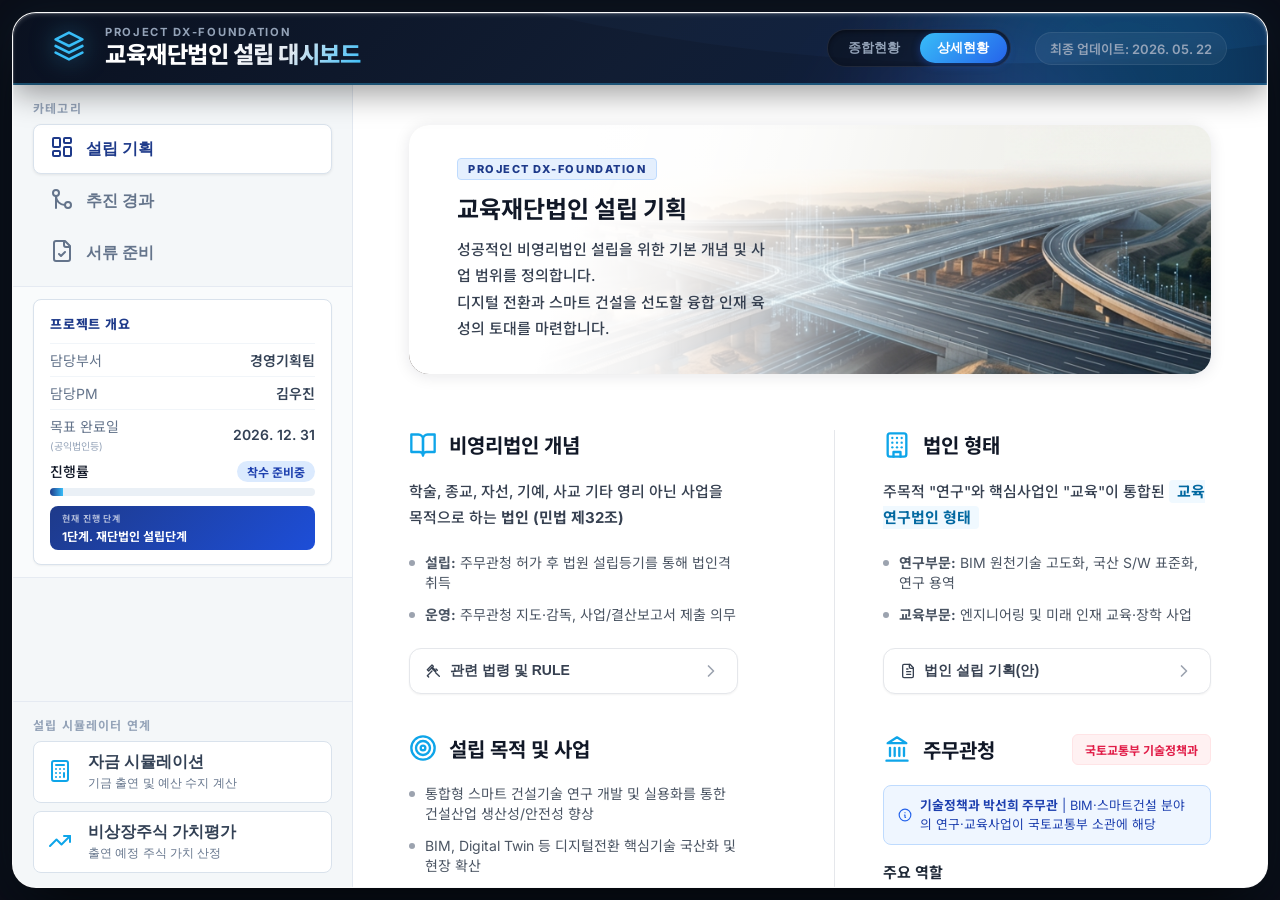
<file: index.html>
<!DOCTYPE html>
<html lang="ko">
<head>
  <meta charset="UTF-8" />
  <meta name="viewport" content="width=device-width, initial-scale=1.0" />
  <title>교육재단법인 설립 대시보드 — Project DX-Foundation</title>
  <link rel="stylesheet" href="css/styles.css" />
</head>
<body>
  <div id="app">
    <!-- Header -->
    <header id="header">
      <div class="header-bg-effects">
        <div class="header-blob1"></div>
        <div class="header-blob2"></div>
        <svg class="header-wave" preserveAspectRatio="none" viewBox="0 0 200 100">
          <path d="M0,0 Q100,120 200,40 V0 Z" fill="white"/>
          <path d="M60,0 Q140,80 200,20 V0 Z" fill="white" opacity="0.6"/>
          <path d="M120,0 Q160,50 200,10 V0 Z" fill="white" opacity="0.3"/>
        </svg>
      </div>
      <div class="header-left">
        <div class="header-icon">
          <svg xmlns="http://www.w3.org/2000/svg" width="32" height="32" viewBox="0 0 24 24" fill="none" stroke="currentColor" stroke-width="2" stroke-linecap="round" stroke-linejoin="round">
            <polygon points="12 2 2 7 12 12 22 7 12 2"/>
            <polyline points="2 17 12 22 22 17"/>
            <polyline points="2 12 12 17 22 12"/>
          </svg>
        </div>
        <div>
          <span class="header-subtitle">Project DX-Foundation</span>
          <h1 class="header-title">교육재단법인 설립 대시보드</h1>
        </div>
      </div>
      <div class="header-right">
        <div class="view-toggle">
          <button class="view-toggle-btn" data-mode="overview" onclick="store.setViewMode('overview')">종합현황</button>
          <button class="view-toggle-btn active" data-mode="detail" onclick="store.setViewMode('detail')">상세현황</button>
        </div>
        <div class="header-date">최종 업데이트: 2026. 05. 22</div>
      </div>
    </header>

    <!-- Body -->
    <div id="body">
      <aside id="sidebar"></aside>
      <main id="main-content"></main>
      <div id="sim-area"></div>
    </div>
  </div>

  <script src="js/data.js"></script>
  <script src="js/store.js"></script>
  <script src="js/app.js"></script>
  <script src="js/overview.js"></script>
</body>
</html>
</file>
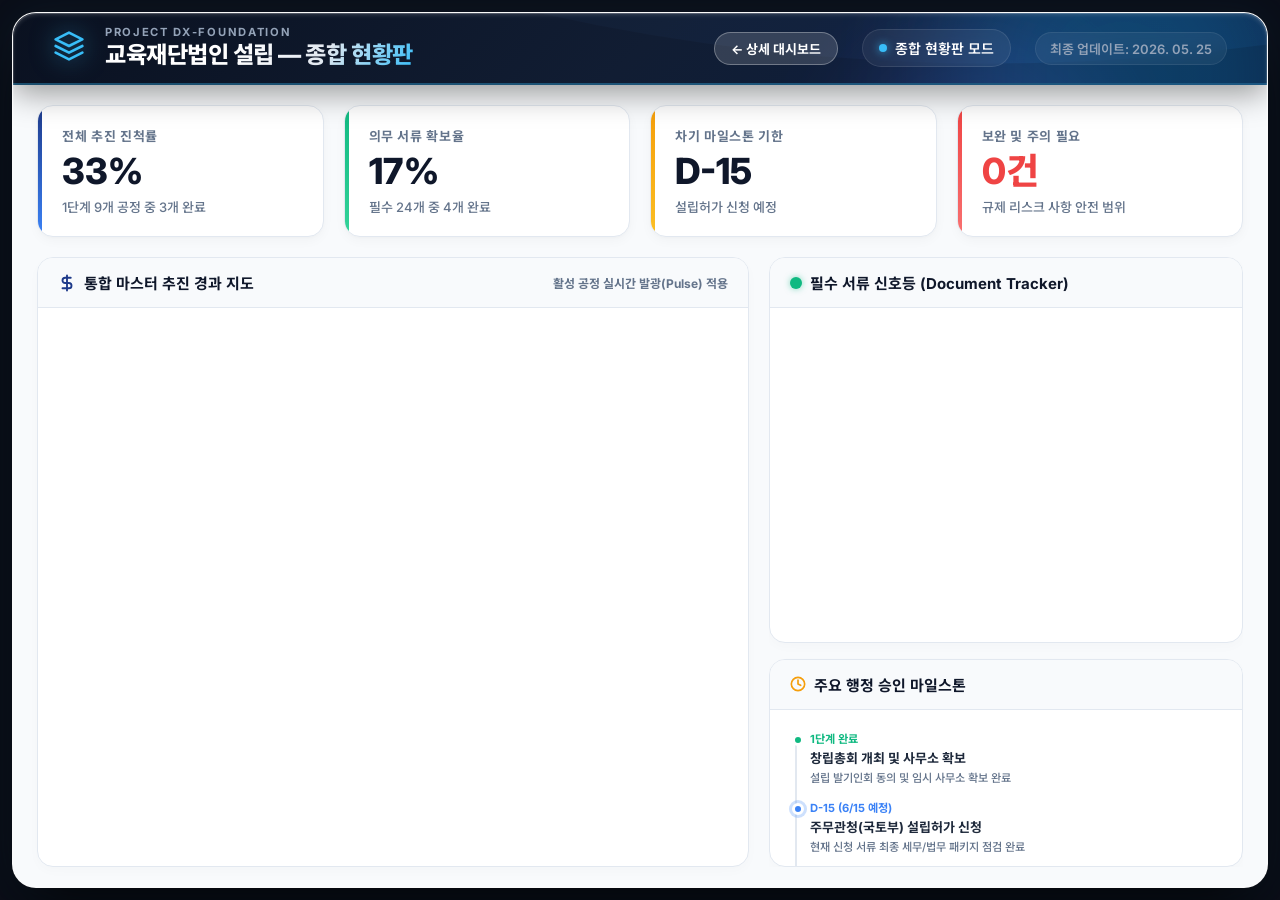
<file: overview.html>
<!DOCTYPE html>
<html lang="ko">
<head>
  <meta charset="UTF-8" />
  <meta name="viewport" content="width=device-width, initial-scale=1.0" />
  <title>종합 현황판 — Project DX-Foundation</title>
  <link rel="stylesheet" href="css/styles.css" />
</head>
<body>
  <div id="app">
    <!-- Header -->
    <header id="header">
      <div class="header-bg-effects">
        <div class="header-blob1"></div>
        <div class="header-blob2"></div>
        <svg class="header-wave" preserveAspectRatio="none" viewBox="0 0 200 100">
          <path d="M0,0 Q100,120 200,40 V0 Z" fill="white"/>
          <path d="M60,0 Q140,80 200,20 V0 Z" fill="white" opacity="0.6"/>
          <path d="M120,0 Q160,50 200,10 V0 Z" fill="white" opacity="0.3"/>
        </svg>
      </div>
      <div class="header-left">
        <div class="header-icon">
          <svg xmlns="http://www.w3.org/2000/svg" width="32" height="32" viewBox="0 0 24 24" fill="none" stroke="currentColor" stroke-width="2" stroke-linecap="round" stroke-linejoin="round">
            <polygon points="12 2 2 7 12 12 22 7 12 2"/>
            <polyline points="2 17 12 22 22 17"/>
            <polyline points="2 12 12 17 22 12"/>
          </svg>
        </div>
        <div>
          <span class="header-subtitle">Project DX-Foundation</span>
          <h1 class="header-title">교육재단법인 설립 — 종합 현황판</h1>
        </div>
      </div>
      <div class="header-right">
        <a href="index.html" style="display:flex;align-items:center;gap:0.5rem;padding:0.375rem 1rem;background:rgba(255,255,255,0.15);border:1px solid rgba(255,255,255,0.3);border-radius:9999px;color:white;text-decoration:none;font-size:0.8125rem;font-weight:700;transition:background 0.15s;"
           onmouseover="this.style.background='rgba(255,255,255,0.25)'" onmouseout="this.style.background='rgba(255,255,255,0.15)'">
          ← 상세 대시보드
        </a>
        <span class="status-badge">
          <span class="status-dot"></span>
          종합 현황판 모드
        </span>
        <div class="header-date">최종 업데이트: 2026. 05. 25</div>
      </div>
    </header>

    <!-- Body: full-width, no sidebar -->
    <div id="body" style="overflow:hidden;">
      <main style="flex:1;display:flex;flex-direction:column;overflow:hidden;background:#f8fafc;">
        <!-- Row 1: KPI Cards -->
        <div class="overview-grid">
          <div class="kpi-card">
            <div class="overview-card-accent progress"></div>
            <div class="overview-card-title">전체 추진 진척률</div>
            <div class="overview-card-val" id="kpi-process-percent">0%</div>
            <div class="overview-card-desc" id="kpi-process-detail">19개 중 0개 완료</div>
          </div>
          <div class="kpi-card">
            <div class="overview-card-accent document"></div>
            <div class="overview-card-title">의무 서류 확보율</div>
            <div class="overview-card-val" id="kpi-doc-percent">0%</div>
            <div class="overview-card-desc" id="kpi-doc-detail">28개 중 0개 완료</div>
          </div>
          <div class="kpi-card">
            <div class="overview-card-accent milestone"></div>
            <div class="overview-card-title">차기 마일스톤 기한</div>
            <div class="overview-card-val" id="kpi-milestone-dday">D-15</div>
            <div class="overview-card-desc" id="kpi-milestone-name">설립허가 신청 예정</div>
          </div>
          <div class="kpi-card">
            <div class="overview-card-accent alert"></div>
            <div class="overview-card-title">보완 및 주의 필요</div>
            <div class="overview-card-val" style="color:#ef4444" id="kpi-warning-count">0건</div>
            <div class="overview-card-desc" id="kpi-warning-detail">규제 리스크 사항 안전 범위</div>
          </div>
        </div>

        <!-- Row 2: Panels -->
        <div class="overview-panels">
          <!-- Left: Master Timeline -->
          <div class="panel-container">
            <div class="panel-header">
              <h2 class="panel-title">
                <svg xmlns="http://www.w3.org/2000/svg" width="18" height="18" viewBox="0 0 24 24" fill="none" stroke="#1e3a8a" stroke-width="2.5" stroke-linecap="round" stroke-linejoin="round">
                  <path d="M12 2v20M17 5H9.5a3.5 3.5 0 0 0 0 7h5a3.5 3.5 0 0 1 0 7H6"/>
                </svg>
                통합 마스터 추진 경과 지도
              </h2>
              <span style="font-size:0.75rem;font-weight:700;color:#64748b">활성 공정 실시간 발광(Pulse) 적용</span>
            </div>
            <div class="panel-body scrollbar-thin" id="master-timeline-body"></div>
          </div>

          <!-- Right: Document Signals & Milestones -->
          <div style="display:flex;flex-direction:column;gap:1rem;height:100%;overflow:hidden;">
            <div class="panel-container" style="flex:1.3;min-height:0;overflow:hidden;">
              <div class="panel-header">
                <h2 class="panel-title">
                  <span class="doc-signal-light green" style="width:12px;height:12px;flex-shrink:0;"></span>
                  필수 서류 신호등 (Document Tracker)
                </h2>
              </div>
              <div class="panel-body scrollbar-thin" id="doc-signals-body"></div>
            </div>

            <div class="panel-container" style="flex:0.7;min-height:0;overflow:hidden;">
              <div class="panel-header">
                <h2 class="panel-title">
                  <svg xmlns="http://www.w3.org/2000/svg" width="16" height="16" viewBox="0 0 24 24" fill="none" stroke="#f59e0b" stroke-width="2.5" stroke-linecap="round" stroke-linejoin="round">
                    <circle cx="12" cy="12" r="10"/><polyline points="12 6 12 12 16 14"/>
                  </svg>
                  주요 행정 승인 마일스톤
                </h2>
              </div>
              <div class="panel-body scrollbar-thin">
                <div class="milestone-list">
                  <div class="milestone-item">
                    <div class="milestone-dot done"></div>
                    <div class="milestone-info">
                      <span class="milestone-date done">1단계 완료</span>
                      <div class="milestone-title">창립총회 개최 및 사무소 확보</div>
                      <div class="milestone-desc">설립 발기인회 동의 및 임시 사무소 확보 완료</div>
                    </div>
                  </div>
                  <div class="milestone-item">
                    <div class="milestone-dot active"></div>
                    <div class="milestone-info">
                      <span class="milestone-date">D-15 (6/15 예정)</span>
                      <div class="milestone-title">주무관청(국토부) 설립허가 신청</div>
                      <div class="milestone-desc">현재 신청 서류 최종 세무/법무 패키지 점검 완료</div>
                    </div>
                  </div>
                  <div class="milestone-item">
                    <div class="milestone-dot"></div>
                    <div class="milestone-info">
                      <span class="milestone-date" style="color:#64748b">D-30 예정</span>
                      <div class="milestone-title">관할 등기소 설립 등기</div>
                      <div class="milestone-desc">설립 허가증 발급 후 3주 내 등기 완료 필수</div>
                    </div>
                  </div>
                  <div class="milestone-item">
                    <div class="milestone-dot"></div>
                    <div class="milestone-info">
                      <span class="milestone-date" style="color:#64748b">D-45 (7/10 기한)</span>
                      <div class="milestone-title">국세청 공익법인 추천 신청</div>
                      <div class="milestone-desc">기부금 모집계획서 및 지정 요건 적격 자가진단 제출</div>
                    </div>
                  </div>
                </div>
              </div>
            </div>
          </div>
        </div>
      </main>
    </div>
  </div>

  <script src="js/data.js"></script>
  <script src="js/store.js"></script>
  <script src="js/overview.js"></script>
</body>
</html>
</file>
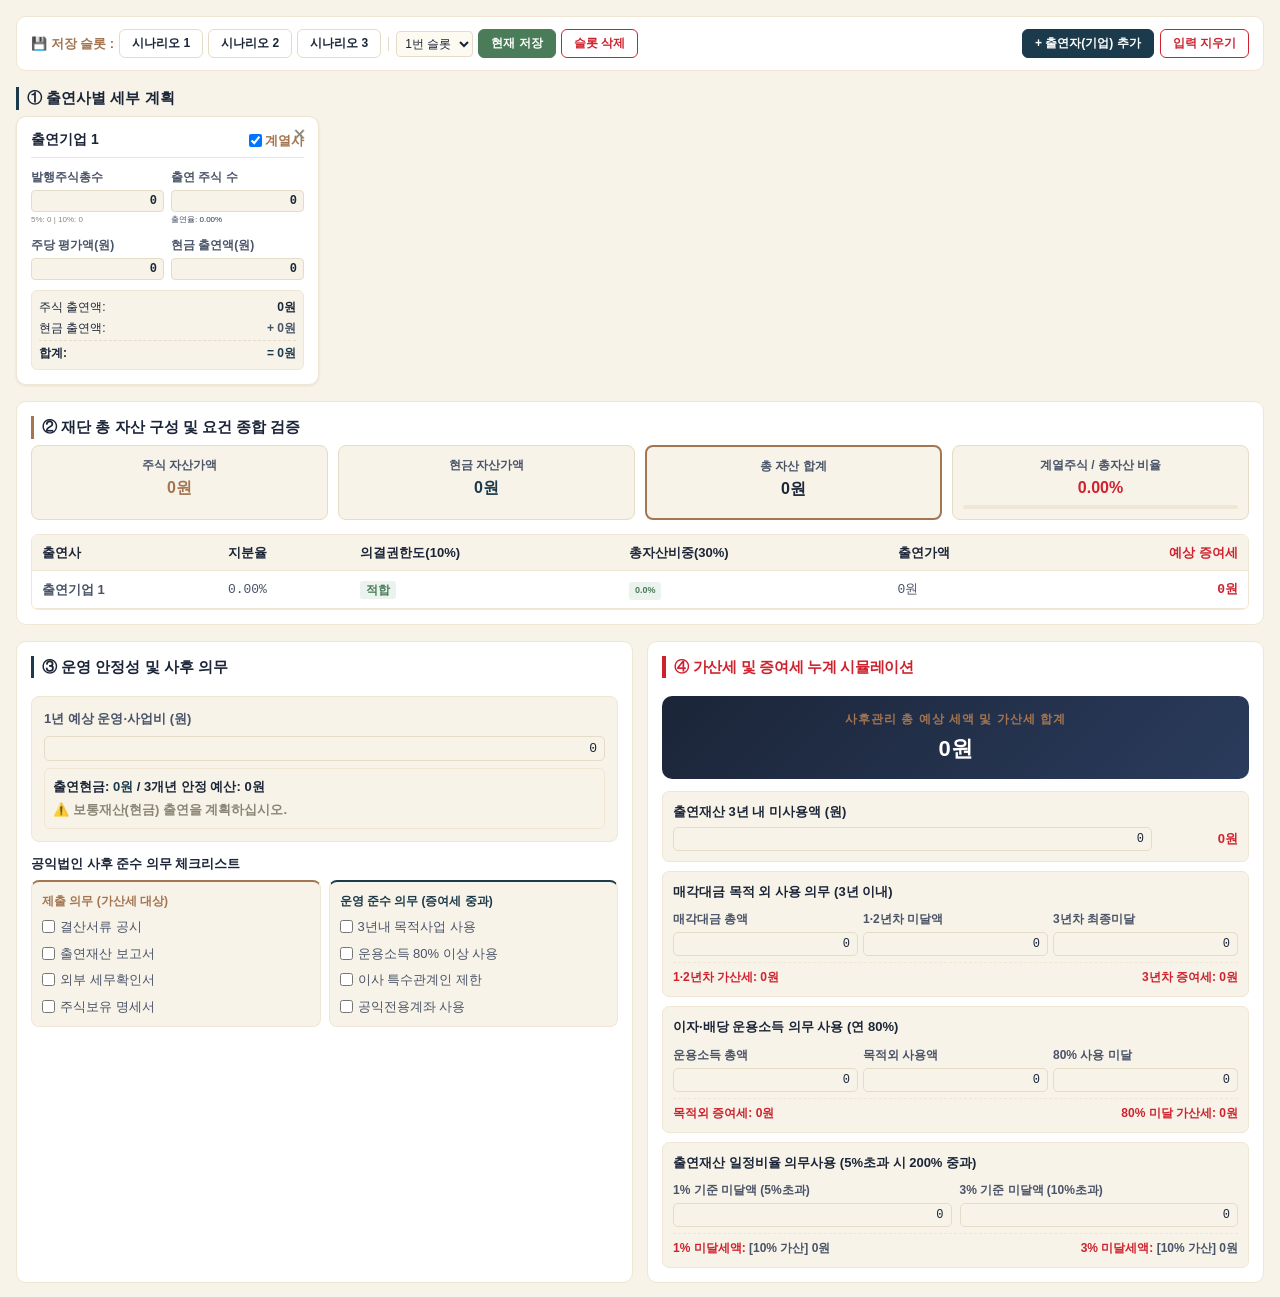
<file: sim-fund.html>
<!DOCTYPE html>
<html lang="ko">
<head>
<meta charset="UTF-8">
<meta name="viewport" content="width=device-width, initial-scale=1.0">
<title>설립·운영 자금 세무 시뮬레이터</title>
<style>
:root {
  --bg:           #FDFAF1;
  --bg-soft:      #F7F3E8;
  --bg-elevated:  #FFFFFF;
  --line:         #E5DCC7;
  --line-soft:    #EFE7D3;
  --ink:          #1B2538;
  --ink-soft:     #4A5468;
  --ink-mute:     #8A8676;
  --accent:       #1B3A4B;
  --accent-hi:    #2A5B73;
  --gold:         #A47551;
  --gold-soft:    #C9A576;
  --done:         #4A7C59;
  --accent-red:   #CF222E;
  --shadow-sm:    0 1px 3px rgba(0,0,0,0.08);
  --fs-xs:        12px;
  --fs-sm:        14px;
  --fs-base:      15px;
  --fs-md:        16px;
  --fs-lg:        18px;
}
* { box-sizing: border-box; margin: 0; padding: 0; }
body {
  font-family: 'Pretendard', -apple-system, 'Noto Sans KR', sans-serif;
  background: var(--bg-soft);
  color: var(--ink);
  font-size: var(--fs-sm);
  line-height: 1.5;
  overflow-y: auto;
  min-height: 100vh;
}
.sim-wrap { padding: 16px; display: flex; flex-direction: column; gap: 16px; }
.btn {
  display: inline-flex; align-items: center; gap: 5px;
  border: 1px solid transparent; border-radius: 6px;
  font-family: inherit; font-weight: 600; cursor: pointer;
  transition: all 0.2s; padding: 5px 12px; font-size: var(--fs-xs);
}
.btn-primary { background: var(--accent); color: #fff; border-color: var(--accent); }
.btn-primary:hover { background: var(--accent-hi); }
.btn-ghost { background: transparent; color: var(--ink); border-color: var(--line); }
.btn-ghost:hover { background: var(--bg-elevated); }
.input-f {
  background: var(--bg-soft); border: 1px solid var(--line); border-radius: 5px;
  color: var(--ink); font-family: monospace; font-size: var(--fs-xs);
  text-align: right; padding: 4px 7px; outline: none; transition: all 0.2s;
}
.input-f:focus { border-color: var(--gold); background: #fff; }
select {
  background: var(--bg); border: 1px solid var(--line); border-radius: 4px;
  color: var(--ink); font-size: var(--fs-xs); padding: 2px 4px; outline: none; cursor: pointer; height: 26px;
}
.plan-card {
  position: relative; padding: 14px; border-radius: 10px;
  background: var(--bg-elevated); border: 1px solid var(--line-soft);
  box-shadow: var(--shadow-sm); display: flex; flex-direction: column; gap: 10px;
}
.sec-head {
  font-size: var(--fs-base); font-weight: 700; color: var(--ink);
  border-left: 3px solid var(--accent); padding-left: 8px; margin-bottom: 6px;
}
.sec-head-gold { font-size: var(--fs-base); font-weight: 700; color: var(--ink); border-left: 3px solid var(--gold); padding-left: 8px; margin-bottom: 6px; }
.sec-head-red { font-size: var(--fs-base); font-weight: 700; color: var(--accent-red); border-left: 4px solid var(--accent-red); padding-left: 8px; margin-bottom: 6px; letter-spacing: -0.3px; }
::-webkit-scrollbar { width: 4px; }
::-webkit-scrollbar-track { background: var(--bg-soft); }
::-webkit-scrollbar-thumb { background: var(--line); border-radius: 3px; }
</style>
</head>
<body>
<div class="sim-wrap">

  <!-- 상단 액션 바 -->
  <div style="background:var(--bg-elevated);padding:12px 14px;border-radius:10px;border:1px solid var(--line-soft);display:flex;justify-content:space-between;align-items:center;flex-wrap:wrap;gap:8px;">
    <div style="display:flex;gap:5px;align-items:center;flex-wrap:wrap;">
      <span style="font-size:13px;font-weight:700;color:var(--gold);white-space:nowrap;">💾 저장 슬롯 :</span>
      <button class="btn btn-ghost" id="sim-btn-sc1" onclick="loadFundScenario(1)">시나리오 1</button>
      <button class="btn btn-ghost" id="sim-btn-sc2" onclick="loadFundScenario(2)">시나리오 2</button>
      <button class="btn btn-ghost" id="sim-btn-sc3" onclick="loadFundScenario(3)">시나리오 3</button>
      <div style="width:1px;height:14px;background:var(--line);margin:0 2px;"></div>
      <select id="simSaveSlot"><option value="1">1번 슬롯</option><option value="2">2번 슬롯</option><option value="3">3번 슬롯</option></select>
      <button class="btn btn-primary" onclick="saveFundScenario()" style="background:var(--done);border-color:var(--done);">현재 저장</button>
      <button class="btn btn-ghost" onclick="clearFundSavedData()" style="border-color:var(--accent-red);color:var(--accent-red);">슬롯 삭제</button>
    </div>
    <div style="display:flex;gap:6px;">
      <button class="btn btn-primary" onclick="addNewFundCompany()">+ 출연자(기업) 추가</button>
      <button class="btn btn-ghost" onclick="resetFundAllInputs()" style="border-color:var(--accent-red);color:var(--accent-red);">입력 지우기</button>
    </div>
  </div>

  <!-- ① 출연사별 세부 계획 -->
  <div>
    <div class="sec-head">① 출연사별 세부 계획</div>
    <div id="fundCompanyContainer" style="display:grid;grid-template-columns:repeat(auto-fill,minmax(300px,1fr));gap:12px;"></div>
  </div>

  <!-- ② 재단 총 자산 요건 검증 -->
  <div style="background:var(--bg-elevated);border-radius:10px;border:1px solid var(--line-soft);padding:14px;">
    <div class="sec-head-gold">② 재단 총 자산 구성 및 요건 종합 검증</div>
    <div style="display:grid;grid-template-columns:repeat(auto-fit,minmax(140px,1fr));gap:10px;margin-bottom:14px;">
      <div style="background:var(--bg-soft);border:1px solid var(--line);border-radius:8px;padding:10px;text-align:center;">
        <div style="font-size:12px;color:var(--ink-soft);font-weight:600;margin-bottom:2px;">주식 자산가액</div>
        <div style="font-size:var(--fs-md);font-weight:800;color:var(--gold);" id="fundResTotalStock">0원</div>
      </div>
      <div style="background:var(--bg-soft);border:1px solid var(--line);border-radius:8px;padding:10px;text-align:center;">
        <div style="font-size:12px;color:var(--ink-soft);font-weight:600;margin-bottom:2px;">현금 자산가액</div>
        <div style="font-size:var(--fs-md);font-weight:800;color:var(--accent);" id="fundResTotalCash">0원</div>
      </div>
      <div style="background:var(--bg-soft);border:2px solid var(--gold);border-radius:8px;padding:10px;text-align:center;">
        <div style="font-size:12px;color:var(--ink-soft);font-weight:700;margin-bottom:2px;">총 자산 합계</div>
        <div style="font-size:var(--fs-md);font-weight:800;color:var(--ink);" id="fundResTotal">0원</div>
      </div>
      <div style="background:var(--bg-soft);border:1px solid var(--line);border-radius:8px;padding:10px;text-align:center;">
        <div style="font-size:12px;color:var(--ink-soft);font-weight:600;margin-bottom:2px;">계열주식 / 총자산 비율</div>
        <div style="font-size:var(--fs-md);font-weight:800;color:var(--accent-red);" id="fundResAffRatio">0.0%</div>
        <div style="height:4px;background:var(--line-soft);border-radius:3px;overflow:hidden;margin-top:5px;">
          <div id="fundBarAff" style="height:100%;width:0%;background:var(--accent);transition:width 0.3s;"></div>
        </div>
      </div>
    </div>
    <div style="overflow-x:auto;border:1px solid var(--line-soft);border-radius:7px;background:var(--bg-elevated);">
      <table style="width:100%;border-collapse:collapse;text-align:left;font-size:13px;">
        <thead>
          <tr style="background:var(--bg-soft);border-bottom:1px solid var(--line-soft);">
            <th style="padding:8px 10px;font-weight:700;">출연사</th>
            <th style="padding:8px 10px;font-weight:700;">지분율</th>
            <th style="padding:8px 10px;font-weight:700;">의결권한도(10%)</th>
            <th style="padding:8px 10px;font-weight:700;">총자산비중(30%)</th>
            <th style="padding:8px 10px;font-weight:700;">출연가액</th>
            <th style="padding:8px 10px;font-weight:700;color:var(--accent-red);text-align:right;">예상 증여세</th>
          </tr>
        </thead>
        <tbody id="fundAnalysisBody" style="color:var(--ink-soft);"></tbody>
      </table>
    </div>
  </div>

  <!-- ③ 운영 안정성 + ④ 가산세 시뮬레이션 -->
  <div style="display:flex;gap:14px;flex-wrap:wrap;">

    <!-- 왼쪽: 운영 안정성 -->
    <div style="background:var(--bg-elevated);border-radius:10px;padding:14px;display:flex;flex-direction:column;gap:12px;flex:1;min-width:320px;border:1px solid var(--line-soft);">
      <div class="sec-head">③ 운영 안정성 및 사후 의무</div>
      <div style="background:var(--bg-soft);border-radius:8px;padding:12px;display:flex;flex-direction:column;gap:7px;border:1px solid var(--line-soft);">
        <label style="font-size:13px;color:var(--ink-soft);font-weight:700;">1년 예상 운영·사업비 (원)</label>
        <input type="text" class="input-f" id="fundAnnualBudget" value="0" oninput="handleFundInput(this)" style="width:100%;font-size:13px;">
        <div id="fundCashStability" style="padding:8px;border-radius:6px;font-size:13px;font-weight:600;line-height:1.5;background:var(--bg-soft);border:1px solid var(--line-soft);"></div>
      </div>
      <div>
        <div style="font-size:13px;font-weight:700;color:var(--ink);margin-bottom:7px;">공익법인 사후 준수 의무 체크리스트</div>
        <div style="display:grid;grid-template-columns:1fr 1fr;gap:8px;">
          <div style="background:var(--bg-soft);border-radius:8px;padding:10px;display:flex;flex-direction:column;gap:7px;border:1px solid var(--line-soft);border-top:2px solid var(--gold);">
            <div style="font-size:12px;font-weight:800;color:var(--gold);">제출 의무 (가산세 대상)</div>
            <label style="display:flex;align-items:center;gap:5px;font-size:13px;color:var(--ink-soft);cursor:pointer;"><input type="checkbox" id="chkDoc1" style="accent-color:var(--gold);"> 결산서류 공시</label>
            <label style="display:flex;align-items:center;gap:5px;font-size:13px;color:var(--ink-soft);cursor:pointer;"><input type="checkbox" id="chkDoc2" style="accent-color:var(--gold);"> 출연재산 보고서</label>
            <label style="display:flex;align-items:center;gap:5px;font-size:13px;color:var(--ink-soft);cursor:pointer;"><input type="checkbox" id="chkDoc3" style="accent-color:var(--gold);"> 외부 세무확인서</label>
            <label style="display:flex;align-items:center;gap:5px;font-size:13px;color:var(--ink-soft);cursor:pointer;"><input type="checkbox" id="chkDoc4" style="accent-color:var(--gold);"> 주식보유 명세서</label>
          </div>
          <div style="background:var(--bg-soft);border-radius:8px;padding:10px;display:flex;flex-direction:column;gap:7px;border:1px solid var(--line-soft);border-top:2px solid var(--accent);">
            <div style="font-size:12px;font-weight:800;color:var(--accent);">운영 준수 의무 (증여세 중과)</div>
            <label style="display:flex;align-items:center;gap:5px;font-size:13px;color:var(--ink-soft);cursor:pointer;"><input type="checkbox" id="chkObl1" style="accent-color:var(--accent);"> 3년내 목적사업 사용</label>
            <label style="display:flex;align-items:center;gap:5px;font-size:13px;color:var(--ink-soft);cursor:pointer;"><input type="checkbox" id="chkObl2" style="accent-color:var(--accent);"> 운용소득 80% 이상 사용</label>
            <label style="display:flex;align-items:center;gap:5px;font-size:13px;color:var(--ink-soft);cursor:pointer;"><input type="checkbox" id="chkObl3" style="accent-color:var(--accent);"> 이사 특수관계인 제한</label>
            <label style="display:flex;align-items:center;gap:5px;font-size:13px;color:var(--ink-soft);cursor:pointer;"><input type="checkbox" id="chkObl4" style="accent-color:var(--accent);"> 공익전용계좌 사용</label>
          </div>
        </div>
      </div>
    </div>

    <!-- 오른쪽: 가산세 시뮬레이션 -->
    <div style="background:var(--bg-elevated);border-radius:10px;padding:14px;display:flex;flex-direction:column;gap:12px;flex:1;min-width:320px;border:1px solid var(--line-soft);">
      <div class="sec-head-red">④ 가산세 및 증여세 누계 시뮬레이션</div>
      <div style="background:linear-gradient(135deg,#1B2538 0%,#2A3B5C 100%);border-radius:10px;padding:14px;text-align:center;">
        <div style="font-size:12px;color:var(--gold);font-weight:800;letter-spacing:1px;margin-bottom:4px;">사후관리 총 예상 세액 및 가산세 합계</div>
        <div style="font-size:22px;font-weight:800;color:#fff;" id="fundResTotalTax">0원</div>
      </div>
      <div style="display:flex;flex-direction:column;gap:9px;">

        <div style="background:var(--bg-soft);border-radius:7px;padding:10px;border:1px solid var(--line-soft);">
          <div style="font-size:13px;font-weight:700;margin-bottom:5px;">출연재산 3년 내 미사용액 (원)</div>
          <div style="display:flex;justify-content:space-between;align-items:center;gap:6px;">
            <input type="text" class="input-f" id="fundUnusedGift" value="0" oninput="handleFundInput(this)" style="flex:1;">
            <div style="font-size:13px;font-weight:800;color:var(--accent-red);min-width:80px;text-align:right;" id="fundResGift1">0원</div>
          </div>
        </div>

        <div style="background:var(--bg-soft);border-radius:7px;padding:10px;border:1px solid var(--line-soft);">
          <div style="font-size:13px;font-weight:700;margin-bottom:7px;">매각대금 목적 외 사용 의무 (3년 이내)</div>
          <div style="display:grid;grid-template-columns:1fr 1fr 1fr;gap:5px;">
            <div><label style="font-size:12px;color:var(--ink-soft);font-weight:600;">매각대금 총액</label><input type="text" class="input-f" id="fundSaleTotal" value="0" oninput="handleFundInput(this)" style="width:100%;margin-top:3px;"></div>
            <div><label style="font-size:12px;color:var(--ink-soft);font-weight:600;">1·2년차 미달액</label><input type="text" class="input-f" id="fundSaleShortStep" value="0" oninput="handleFundInput(this)" style="width:100%;margin-top:3px;"></div>
            <div><label style="font-size:12px;color:var(--ink-soft);font-weight:600;">3년차 최종미달</label><input type="text" class="input-f" id="fundSaleShortFinal" value="0" oninput="handleFundInput(this)" style="width:100%;margin-top:3px;"></div>
          </div>
          <div style="display:flex;justify-content:space-between;font-size:12px;color:var(--accent-red);font-weight:700;margin-top:6px;padding-top:5px;border-top:1px dashed var(--line-soft);">
            <span>1·2년차 가산세: <span id="fundResPenalty2">0원</span></span>
            <span>3년차 증여세: <span id="fundResGift2">0원</span></span>
          </div>
        </div>

        <div style="background:var(--bg-soft);border-radius:7px;padding:10px;border:1px solid var(--line-soft);">
          <div style="font-size:13px;font-weight:700;margin-bottom:7px;">이자·배당 운용소득 의무 사용 (연 80%)</div>
          <div style="display:grid;grid-template-columns:1fr 1fr 1fr;gap:5px;">
            <div><label style="font-size:12px;color:var(--ink-soft);font-weight:600;">운용소득 총액</label><input type="text" class="input-f" id="fundOpIncome" value="0" oninput="handleFundInput(this)" style="width:100%;margin-top:3px;"></div>
            <div><label style="font-size:12px;color:var(--ink-soft);font-weight:600;">목적외 사용액</label><input type="text" class="input-f" id="fundOpNonPublic" value="0" oninput="handleFundInput(this)" style="width:100%;margin-top:3px;"></div>
            <div><label style="font-size:12px;color:var(--ink-soft);font-weight:600;">80% 사용 미달</label><input type="text" class="input-f" id="fundOpShort80" value="0" oninput="handleFundInput(this)" style="width:100%;margin-top:3px;"></div>
          </div>
          <div style="display:flex;justify-content:space-between;font-size:12px;color:var(--accent-red);font-weight:700;margin-top:6px;padding-top:5px;border-top:1px dashed var(--line-soft);">
            <span>목적외 증여세: <span id="fundResGift3">0원</span></span>
            <span>80% 미달 가산세: <span id="fundResPenalty3">0원</span></span>
          </div>
        </div>

        <div style="background:var(--bg-soft);border-radius:7px;padding:10px;border:1px solid var(--line-soft);">
          <div style="font-size:13px;font-weight:700;margin-bottom:7px;">출연재산 일정비율 의무사용 (5%초과 시 200% 중과)</div>
          <div style="display:grid;grid-template-columns:1fr 1fr;gap:8px;">
            <div><label style="font-size:12px;color:var(--ink-soft);font-weight:600;">1% 기준 미달액 (5%초과)</label><input type="text" class="input-f" id="fundVAssetShort1" value="0" oninput="handleFundInput(this)" style="width:100%;margin-top:3px;"></div>
            <div><label style="font-size:12px;color:var(--ink-soft);font-weight:600;">3% 기준 미달액 (10%초과)</label><input type="text" class="input-f" id="fundVAssetShort3" value="0" oninput="handleFundInput(this)" style="width:100%;margin-top:3px;"></div>
          </div>
          <div style="display:flex;justify-content:space-between;font-size:12px;color:var(--accent-red);font-weight:700;margin-top:6px;padding-top:5px;border-top:1px dashed var(--line-soft);">
            <span>1% 미달세액: <span id="fundResPenalty4_1">0원</span></span>
            <span>3% 미달세액: <span id="fundResPenalty4_3">0원</span></span>
          </div>
        </div>

      </div>
    </div>
  </div>

</div>

<script>
let fundCompIdCounter = 0;

function calcGiftTax(base) {
  if (base <= 0) return 0;
  if (base <= 1e8) return base * 0.1;
  if (base <= 5e8) return base * 0.2 - 1e7;
  if (base <= 1e9) return base * 0.3 - 6e7;
  if (base <= 3e9) return base * 0.4 - 1.6e8;
  return base * 0.5 - 4.6e8;
}
function fNum(n) {
  if (!n && n !== 0) return "0";
  return Math.round(n).toString().replace(/\D/g,"").replace(/\B(?=(\d{3})+(?!\d))/g,",");
}
function pNum(s) {
  if (!s) return 0;
  return parseFloat(s.toString().replace(/,/g,"")) || 0;
}
function get(id) { return document.getElementById(id); }

window.handleFundInput = function(el) {
  let str = el.value.replace(/\D/g,"");
  el.value = str.replace(/\B(?=(\d{3})+(?!\d))/g,",");
  updateFundSim();
};

window.addNewFundCompany = function(initialData = {}) {
  fundCompIdCounter++;
  const id = fundCompIdCounter;
  const cardId = `fundCompCard_${id}`;
  const container = get('fundCompanyContainer');
  if (!container) return;
  const name = initialData.name || `출연기업 ${id}`;
  const isAff = initialData.isAff !== false;
  const ts = initialData.ts || '0';
  const cs = initialData.cs || '0';
  const pr = initialData.pr || '0';
  const cash = initialData.cash || '0';
  container.insertAdjacentHTML('beforeend', `
    <div class="plan-card" id="${cardId}">
      <button onclick="deleteFundCompany('${cardId}')" style="position:absolute;right:8px;top:8px;background:none;border:none;font-size:14px;color:var(--ink-mute);cursor:pointer;width:20px;height:20px;display:flex;align-items:center;justify-content:center;border-radius:50%;transition:all 0.2s;" onmouseover="this.style.background='rgba(207,34,46,0.1)';this.style.color='var(--accent-red)'" onmouseout="this.style.background='none';this.style.color='var(--ink-mute)'">✕</button>
      <div style="display:flex;align-items:center;gap:7px;border-bottom:1px solid var(--line-soft);padding-bottom:7px;">
        <input type="text" class="fund-comp-name" value="${name}" oninput="updateFundSim()" style="background:transparent;border:none;border-bottom:1px solid transparent;color:var(--ink);font-weight:700;font-size:var(--fs-sm);outline:none;flex:1;transition:border 0.2s;" onfocus="this.style.borderBottomColor='var(--gold)'" onblur="this.style.borderBottomColor='transparent'">
        <label style="color:var(--gold);cursor:pointer;font-size:13px;display:flex;align-items:center;gap:3px;user-select:none;font-weight:600;white-space:nowrap;"><input type="checkbox" class="fund-comp-aff" ${isAff?'checked':''} onchange="updateFundSim()"> 계열사</label>
      </div>
      <div style="display:grid;grid-template-columns:1fr 1fr;gap:7px;">
        <div><label style="font-size:12px;color:var(--ink-soft);font-weight:600;display:block;margin-bottom:3px;">발행주식총수</label><input type="text" class="fund-comp-ts" value="${ts}" oninput="handleFundInput(this)" style="width:100%;background:var(--bg-soft);border:1px solid var(--line);color:var(--ink);padding:3px 6px;border-radius:4px;font-size:12px;text-align:right;font-family:monospace;font-weight:700;outline:none;"><span class="fund-comp-guide" style="font-size:8px;color:var(--ink-mute);display:block;margin-top:2px;">5%: 0 | 10%: 0</span></div>
        <div><label style="font-size:12px;color:var(--ink-soft);font-weight:600;display:block;margin-bottom:3px;">출연 주식 수</label><input type="text" class="fund-comp-cs" value="${cs}" oninput="handleFundInput(this)" style="width:100%;background:var(--bg-soft);border:1px solid var(--line);color:var(--ink);padding:3px 6px;border-radius:4px;font-size:12px;text-align:right;font-family:monospace;font-weight:700;outline:none;"><span style="font-size:8px;color:var(--ink-soft);display:block;margin-top:2px;">출연율: <span class="fund-comp-ratio" style="color:var(--accent);">0.00%</span></span></div>
      </div>
      <div style="display:grid;grid-template-columns:1fr 1fr;gap:7px;">
        <div><label style="font-size:12px;color:var(--ink-soft);font-weight:600;display:block;margin-bottom:3px;">주당 평가액(원)</label><input type="text" class="fund-comp-pr" value="${pr}" oninput="handleFundInput(this)" style="width:100%;background:var(--bg-soft);border:1px solid var(--line);color:var(--ink);padding:3px 6px;border-radius:4px;font-size:12px;text-align:right;font-family:monospace;font-weight:700;outline:none;"></div>
        <div><label style="font-size:12px;color:var(--ink-soft);font-weight:600;display:block;margin-bottom:3px;">현금 출연액(원)</label><input type="text" class="fund-comp-cash" value="${cash}" oninput="handleFundInput(this)" style="width:100%;background:var(--bg-soft);border:1px solid var(--line);color:var(--ink);padding:3px 6px;border-radius:4px;font-size:12px;text-align:right;font-family:monospace;font-weight:700;outline:none;"></div>
      </div>
      <div class="fund-comp-subtotal" style="background:var(--bg-soft);padding:7px;border-radius:6px;border:1px solid var(--line-soft);font-size:12px;display:flex;flex-direction:column;gap:3px;"></div>
    </div>`);
  updateFundSim();
};

window.deleteFundCompany = function(cardId) {
  const cards = document.querySelectorAll('.plan-card[id^="fundCompCard_"]');
  if (cards.length <= 1) { alert("최소 한 명의 출연자 기획은 존재해야 합니다."); return; }
  const el = get(cardId);
  if (el) { el.remove(); updateFundSim(); }
};

window.updateFundSim = function() {
  const cards = document.querySelectorAll('.plan-card[id^="fundCompCard_"]');
  let totalStockVal=0, totalCashVal=0, affStockVal=0, totalExcessGiftTax=0;
  let over5=false, over10=false;
  let tableHtml="";

  cards.forEach(card => {
    const name = card.querySelector('.fund-comp-name').value;
    const ts = pNum(card.querySelector('.fund-comp-ts').value);
    const cs = pNum(card.querySelector('.fund-comp-cs').value);
    const pr = pNum(card.querySelector('.fund-comp-pr').value);
    const cash = pNum(card.querySelector('.fund-comp-cash').value);
    const isAff = card.querySelector('.fund-comp-aff').checked;
    const ratio = ts > 0 ? (cs/ts)*100 : 0;
    if (ratio > 5) over5 = true;
    if (ratio > 10) over10 = true;
    const stockVal = cs * pr;
    totalStockVal += stockVal; totalCashVal += cash;
    if (isAff) affStockVal += stockVal;
    card.querySelector('.fund-comp-guide').innerText = `5%: ${fNum(Math.floor(ts*0.05))} | 10%: ${fNum(Math.floor(ts*0.1))}`;
    card.querySelector('.fund-comp-ratio').innerText = ratio.toFixed(2)+"%";
    card.querySelector('.fund-comp-subtotal').innerHTML = `
      <div style="display:flex;justify-content:space-between;"><span>주식 출연액:</span><span style="font-weight:700;color:var(--ink);">${fNum(stockVal)}원</span></div>
      <div style="display:flex;justify-content:space-between;"><span>현금 출연액:</span><span style="font-weight:700;color:var(--ink-soft);">+ ${fNum(cash)}원</span></div>
      <div style="display:flex;justify-content:space-between;border-top:1px dashed var(--line);padding-top:3px;font-weight:800;"><span>합계:</span><span style="color:var(--accent);">= ${fNum(stockVal+cash)}원</span></div>`;
    const excess = ratio > 10 ? (cs-(ts*0.1))*pr : 0;
    totalExcessGiftTax += calcGiftTax(excess);
    tableHtml += `<tr style="border-bottom:1px solid var(--line-soft);">
      <td style="padding:8px 10px;font-weight:600;">${name}</td>
      <td style="padding:8px 10px;font-family:monospace;">${ratio.toFixed(2)}%</td>
      <td style="padding:8px 10px;"><span style="padding:2px 6px;border-radius:3px;font-size:12px;font-weight:700;${ratio<=10?'background:rgba(74,124,89,0.1);color:var(--done);':'background:rgba(207,34,46,0.1);color:var(--accent-red);'}">${ratio<=10?'적합':'초과'}</span></td>
      <td style="padding:8px 10px;"><span id="assetBadge_${card.id}">-</span></td>
      <td style="padding:8px 10px;font-family:monospace;">${fNum(stockVal)}원</td>
      <td style="padding:8px 10px;text-align:right;font-family:monospace;color:var(--accent-red);font-weight:700;">${fNum(calcGiftTax(excess))}원</td>
    </tr>`;
  });

  const totalAsset = totalStockVal + totalCashVal;
  const affRatio = totalAsset > 0 ? (affStockVal/totalAsset)*100 : 0;

  const upd = (id, v) => { const el=get(id); if(el) el.innerText=v; };
  upd('fundResTotalStock', fNum(totalStockVal)+"원");
  upd('fundResTotalCash', fNum(totalCashVal)+"원");
  upd('fundResTotal', fNum(totalAsset)+"원");
  upd('fundResAffRatio', affRatio.toFixed(2)+"%");
  const bar = get('fundBarAff');
  if (bar) { bar.style.width=Math.min(affRatio,100)+"%"; bar.style.backgroundColor=affRatio>50?"var(--accent-red)":"var(--accent)"; }
  const tbody = get('fundAnalysisBody');
  if (tbody) tbody.innerHTML = tableHtml;

  cards.forEach(card => {
    const sv = pNum(card.querySelector('.fund-comp-cs').value) * pNum(card.querySelector('.fund-comp-pr').value);
    const sr = totalAsset > 0 ? (sv/totalAsset)*100 : 0;
    const b = get(`assetBadge_${card.id}`);
    if (b) { b.innerText=sr.toFixed(1)+"%"; Object.assign(b.style,{display:"inline-block",padding:"2px 6px",borderRadius:"3px",fontSize:"9px",fontWeight:"700",background:sr<=30?"rgba(74,124,89,0.1)":"rgba(207,34,46,0.1)",color:sr<=30?"var(--done)":"var(--accent-red)"}); }
  });

  const i3p = get('fundVAssetShort3');
  if (i3p) { i3p.disabled = !over10; if (!over10) i3p.value="0"; }

  const budget = pNum(get('fundAnnualBudget')?.value);
  const req3 = budget * 3;
  const isStable = totalCashVal >= req3 && totalCashVal > 0;
  const sBox = get('fundCashStability');
  if (sBox) {
    sBox.style.background = isStable ? "rgba(74,124,89,0.05)" : (totalCashVal > 0 ? "rgba(207,34,46,0.05)" : "var(--bg-soft)");
    sBox.style.border = isStable ? "1px solid rgba(74,124,89,0.15)" : (totalCashVal > 0 ? "1px solid rgba(207,34,46,0.15)" : "1px solid var(--line-soft)");
    sBox.innerHTML = `<div>출연현금: <strong style="color:var(--accent);">${fNum(totalCashVal)}원</strong> / 3개년 안정 예산: <strong>${fNum(req3)}원</strong></div>
      <div style="margin-top:4px;font-weight:700;color:${isStable?'var(--done)':(totalCashVal>0?'var(--accent-red)':'var(--ink-mute)')}">${totalCashVal===0?"⚠️ 보통재산(현금) 출연을 계획하십시오.":(isStable?"✓ 운영 안정성 검사 적합":"⚠ 현금 출연 비중 상향 필요")}</div>`;
  }

  const vG1 = calcGiftTax(pNum(get('fundUnusedGift')?.value));
  upd('fundResGift1', fNum(vG1)+"원");
  const vP2 = pNum(get('fundSaleShortStep')?.value) * 0.1;
  upd('fundResPenalty2', fNum(vP2)+"원");
  const vG2 = calcGiftTax(pNum(get('fundSaleShortFinal')?.value));
  upd('fundResGift2', fNum(vG2)+"원");
  const opI = pNum(get('fundOpIncome')?.value);
  const opNp = pNum(get('fundOpNonPublic')?.value);
  const vG3 = opI > 0 ? calcGiftTax(totalStockVal * (opNp/opI)) : 0;
  upd('fundResGift3', fNum(vG3)+"원");
  const vP3 = pNum(get('fundOpShort80')?.value) * 0.1;
  upd('fundResPenalty3', fNum(vP3)+"원");
  const vP4_1 = pNum(get('fundVAssetShort1')?.value) * (over5 ? 2.0 : 0.1);
  const el41 = get('fundResPenalty4_1');
  if (el41) { el41.innerText=(over5?"[200% 중과] ":"[10% 가산] ")+fNum(vP4_1)+"원"; el41.style.color=over5?"var(--accent-red)":"var(--ink-soft)"; }
  const vP4_3 = pNum(get('fundVAssetShort3')?.value) * (over5 ? 2.0 : 0.1);
  const el43 = get('fundResPenalty4_3');
  if (el43) { el43.innerText=(over5?"[200% 중과] ":"[10% 가산] ")+fNum(vP4_3)+"원"; el43.style.color=over5?"var(--accent-red)":"var(--ink-soft)"; }

  const total = totalExcessGiftTax + vG1 + vP2 + vG2 + vG3 + vP3 + vP4_1 + vP4_3;
  upd('fundResTotalTax', fNum(total)+"원");
};

window.saveFundScenario = function() {
  const slot = get('simSaveSlot').value;
  const cards = document.querySelectorAll('.plan-card[id^="fundCompCard_"]');
  const data = {
    companies: Array.from(cards).map(c => ({ name:c.querySelector('.fund-comp-name').value, ts:c.querySelector('.fund-comp-ts').value, cs:c.querySelector('.fund-comp-cs').value, pr:c.querySelector('.fund-comp-pr').value, cash:c.querySelector('.fund-comp-cash').value, isAff:c.querySelector('.fund-comp-aff').checked })),
    others: Object.fromEntries(['fundAnnualBudget','fundUnusedGift','fundSaleTotal','fundSaleShortStep','fundSaleShortFinal','fundOpIncome','fundOpNonPublic','fundOpShort80','fundVAssetShort1','fundVAssetShort3'].map(k => [k, get(k)?.value||'0'])),
    checks: ['chkDoc1','chkDoc2','chkDoc3','chkDoc4','chkObl1','chkObl2','chkObl3','chkObl4'].map(id => ({id, checked: get(id)?.checked||false}))
  };
  localStorage.setItem('tf_fund_sim_'+slot, JSON.stringify(data));
  alert(`시뮬레이션 [시나리오 ${slot}번] 저장되었습니다.`);
  updateFundScenarioButtons();
};

window.loadFundScenario = function(slot) {
  const saved = localStorage.getItem('tf_fund_sim_'+slot);
  if (!saved) { alert(`시나리오 ${slot}번 슬롯에 저장된 데이터가 없습니다.`); return; }
  const data = JSON.parse(saved);
  const container = get('fundCompanyContainer');
  if (!container) return;
  container.innerHTML = ''; fundCompIdCounter = 0;
  data.companies.forEach(c => addNewFundCompany(c));
  for (let key in data.others) { const el=get(key); if(el) el.value=data.others[key]; }
  data.checks.forEach(c => { const el=get(c.id); if(el) el.checked=c.checked; });
  alert(`[시나리오 ${slot}번] 데이터를 불러왔습니다.`);
  updateFundSim();
};

window.updateFundScenarioButtons = function() {
  for (let i=1; i<=3; i++) {
    const btn = get('sim-btn-sc'+i);
    if (!btn) continue;
    const saved = localStorage.getItem('tf_fund_sim_'+i);
    if (saved) { btn.style.color='#fff'; btn.style.background='var(--gold)'; btn.style.borderColor='var(--gold)'; btn.innerText=`시나리오 ${i} 💾`; }
    else { btn.style.color=''; btn.style.background=''; btn.style.borderColor=''; btn.innerText=`시나리오 ${i}`; }
  }
};

window.clearFundSavedData = function() {
  if (confirm('모든 자금 시뮬레이션 저장 슬롯을 삭제하시겠습니까?')) {
    for (let i=1; i<=3; i++) localStorage.removeItem('tf_fund_sim_'+i);
    location.reload();
  }
};

window.resetFundAllInputs = function() {
  if (confirm('모든 시뮬레이션 입력을 초기화하시겠습니까?')) {
    const container = get('fundCompanyContainer');
    if (container) container.innerHTML = '';
    fundCompIdCounter = 0; addNewFundCompany();
    ['fundAnnualBudget','fundUnusedGift','fundSaleTotal','fundSaleShortStep','fundSaleShortFinal','fundOpIncome','fundOpNonPublic','fundOpShort80','fundVAssetShort1','fundVAssetShort3'].forEach(id => { const el=get(id); if(el) el.value="0"; });
    ['chkDoc1','chkDoc2','chkDoc3','chkDoc4','chkObl1','chkObl2','chkObl3','chkObl4'].forEach(id => { const el=get(id); if(el) el.checked=false; });
    updateFundSim();
  }
};

// Auto-init
(function() { addNewFundCompany(); updateFundScenarioButtons(); })();
</script>
</body>
</html>
</file>
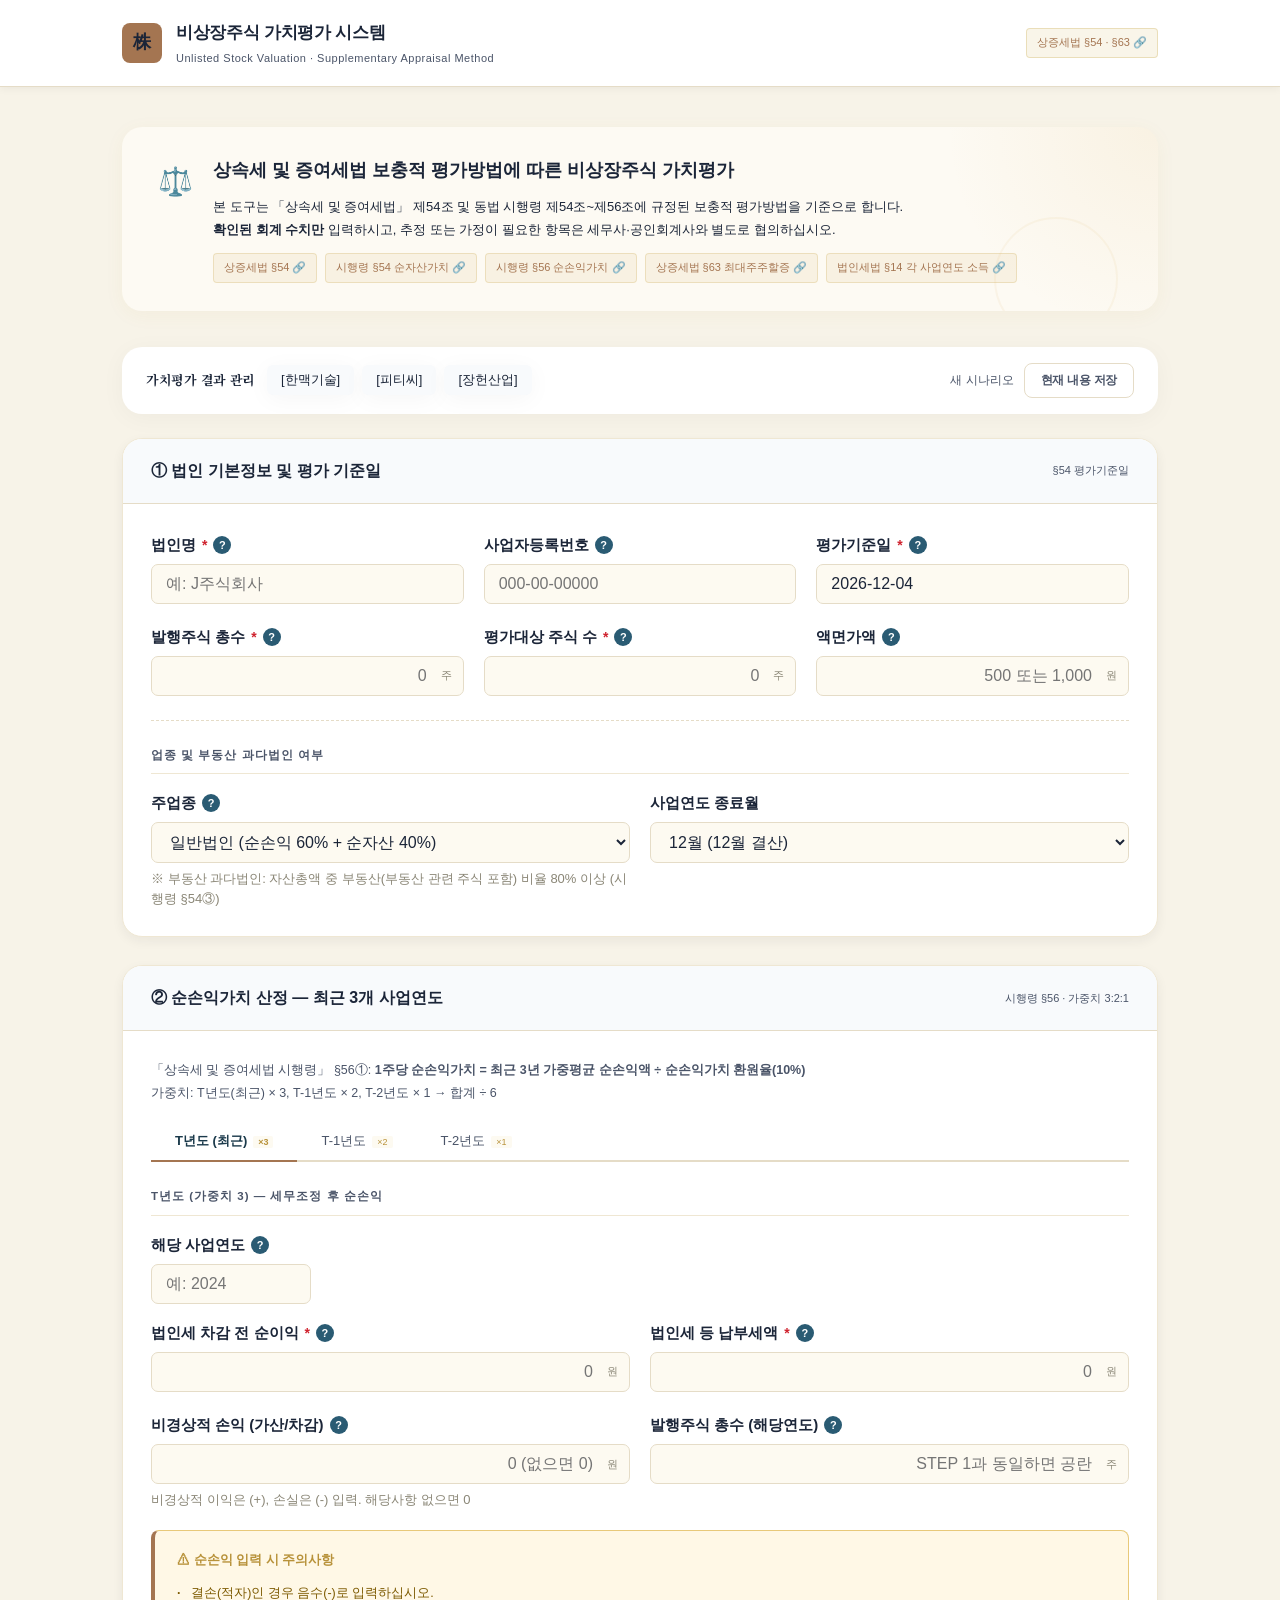
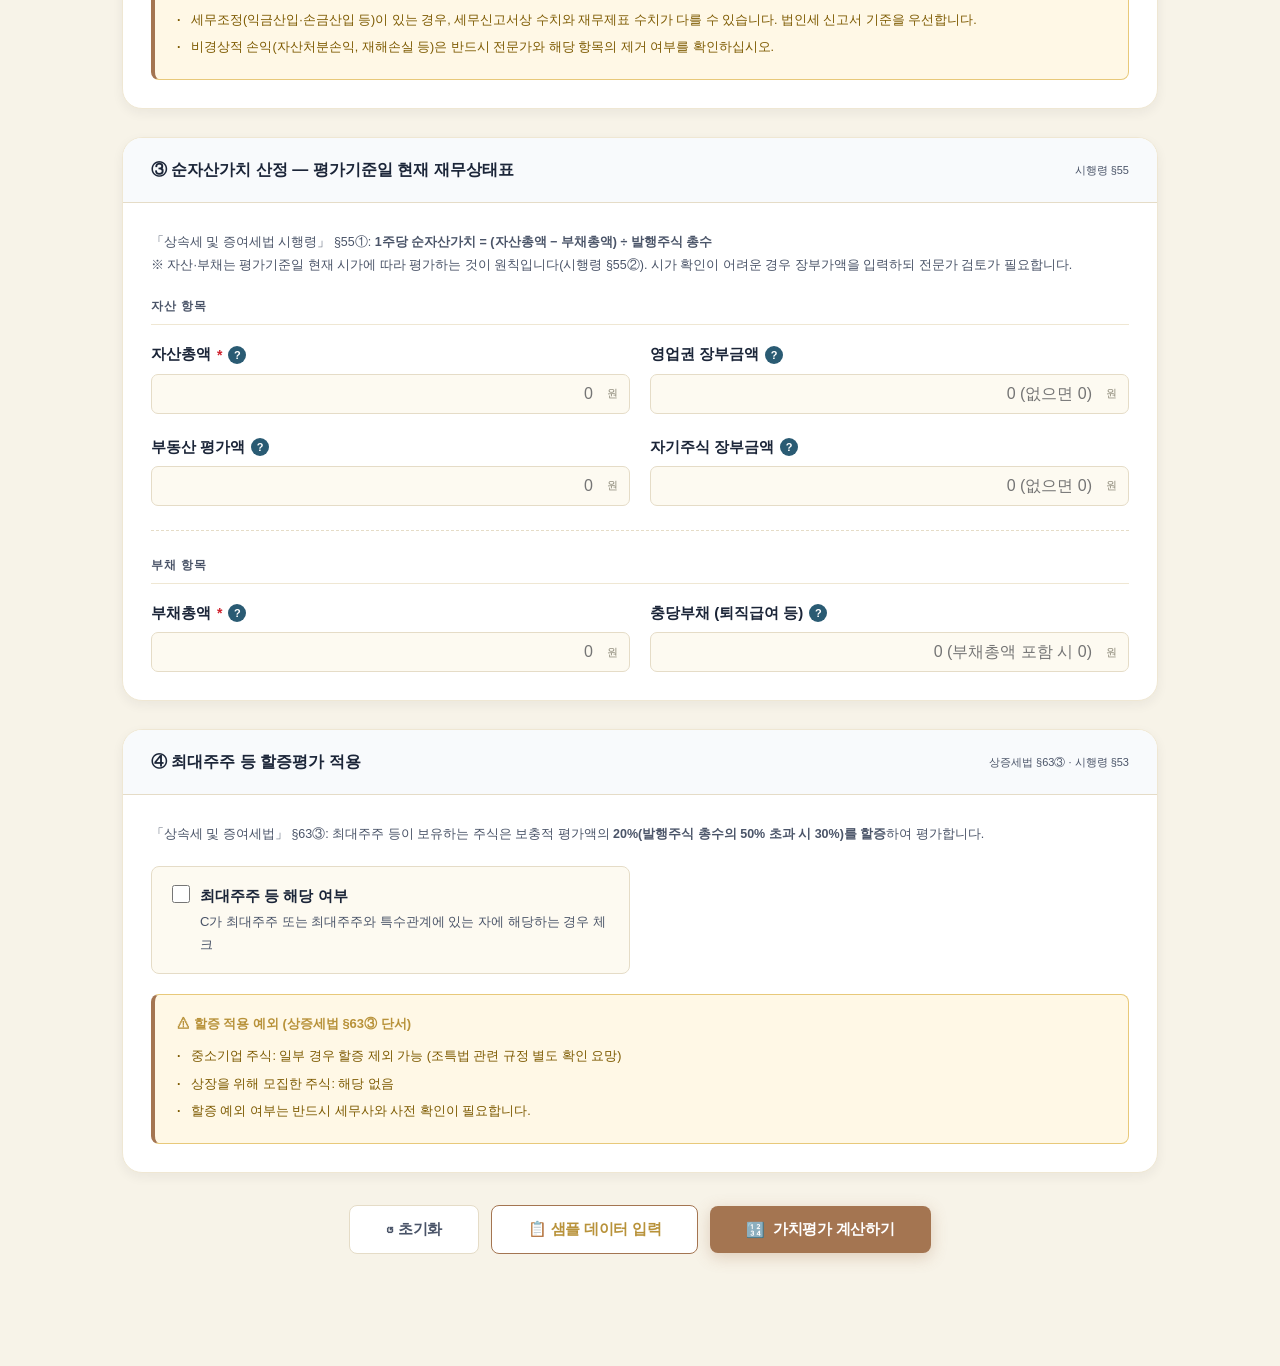
<file: sim-stock.html>
<!DOCTYPE html>
<html lang="ko">
<head>
<meta charset="UTF-8">
<meta name="viewport" content="width=device-width, initial-scale=1.0">
<title>비상장주식 가치평가 시스템 | 상증세법 보충적 평가방법</title>
<link href="https://fonts.googleapis.com/css2?family=Noto+Serif+KR:wght@400;600;700&family=IBM+Plex+Mono:wght@400;500&family=Noto+Sans+KR:wght@300;400;500;600&family=DM+Mono:wght@400;500&display=swap" rel="stylesheet">
<style>
  :root {
    --navy-deep: #1B2538;
    --navy: #1B3A4B;
    --navy-mid: #4A5468;
    --navy-light: #2A5B73;
    --gold: #A47551;
    --gold-light: #C9A576;
    --gold-pale: #FDFAF1;
    --ivory: #FDFAF1;
    --ivory-dark: #F7F3E8;
    --text-main: #1B2538;
    --text-muted: #4A5468;
    --text-light: #8A8676;
    --success: #4A7C59;
    --error: #cf222e;
    --warning: #B8923A;
    --border: #E5DCC7;
    --border-light: #EFE7D3;
    --shadow: 0 4px 12px rgba(27,37,56,0.06);
    --shadow-lg: 0 8px 24px rgba(27,37,56,0.1);
  }

  * { box-sizing: border-box; margin: 0; padding: 0; }

  body {
    font-family: 'Pretendard', -apple-system, 'Apple SD Gothic Neo', sans-serif;
    background: var(--ivory-dark);
    color: var(--text-main);
    min-height: 100vh;
    font-size: 16px;
    line-height: 1.75;
  }

  /* ── 헤더 ── */
  .site-header {
    background: #ffffff;
    padding: 0;
    position: sticky;
    top: 0;
    z-index: 100;
    border-bottom: 1px solid var(--border);
    box-shadow: 0 2px 8px rgba(0,0,0,0.05);
  }
  .header-inner {
    max-width: 1100px;
    margin: 0 auto;
    padding: 18px 32px;
    display: flex;
    align-items: center;
    justify-content: space-between;
  }
  .logo-area { display: flex; align-items: center; gap: 14px; }
  .logo-icon {
    width: 40px; height: 40px;
    background: var(--gold);
    border-radius: 8px;
    display: flex; align-items: center; justify-content: center;
    font-family: 'Pretendard', -apple-system, sans-serif;
    font-weight: 700;
    font-size: 18px;
    color: var(--navy-deep);
    flex-shrink: 0;
  }
  .logo-text { font-family: 'Pretendard', -apple-system, sans-serif; }
  .logo-text h1 { font-size: 17px; font-weight: 700; color: var(--text-main); letter-spacing: -0.3px; }
  .logo-text p { font-size: 11px; color: var(--text-muted); margin-top: 1px; letter-spacing: 0.5px; }
  .law-badge {
    font-family: 'Pretendard', -apple-system, sans-serif;
    font-size: 11px;
    color: var(--gold);
    background: rgba(201,168,76,0.12);
    border: 1px solid rgba(201,168,76,0.3);
    padding: 4px 10px;
    border-radius: 4px;
    text-decoration: none;
    display: inline-block;
    cursor: pointer;
    transition: all 0.2s;
  }
  .law-badge:hover {
    background: var(--gold);
    color: #ffffff;
    border-color: var(--gold);
  }

  /* ── 메인 레이아웃 ── */
  .main-wrap {
    max-width: 1100px;
    margin: 0 auto;
    padding: 40px 32px 80px;
  }

  /* ── embed 모드 (iframe 내 삽입 시) ── */
  body.embed-mode {
    background: #ffffff;
    min-height: unset;
  }
  body.embed-mode .site-header {
    display: none !important;
  }
  body.embed-mode .main-wrap {
    padding: 20px 20px 40px;
    max-width: 100%;
  }

  /* ── 인트로 배너 ── */
  .intro-banner {
    background: #fdfaf3;
    border: none; box-shadow: 0 4px 20px rgba(179, 128, 36, 0.05);
    border-radius: 20px;
    padding: 28px 36px;
    margin-bottom: 36px;
    display: flex;
    align-items: flex-start;
    gap: 20px;
    position: relative;
    overflow: hidden;
  }
  .intro-banner::before {
    content: '';
    position: absolute;
    top: 0; right: 0;
    width: 240px; height: 100%;
    background: radial-gradient(circle at top right, rgba(212, 168, 83, 0.1), transparent 70%);
  }
  .intro-banner::after {
    content: '';
    position: absolute;
    bottom: -30px; right: 40px;
    width: 120px; height: 120px;
    border: 2px solid rgba(212, 168, 83, 0.08);
    border-radius: 50%;
  }
  .intro-icon {
    font-size: 28px;
    flex-shrink: 0;
    margin-top: 2px;
  }
  .intro-content h2 {
    font-family: 'Pretendard', -apple-system, sans-serif;
    font-size: 18px;
    font-weight: 700;
    color: var(--text-main);
    margin-bottom: 8px;
  }
  .intro-content p { font-size: 13px; color: var(--text-secondary); line-height: 1.8; }
  .law-refs {
    display: flex; flex-wrap: wrap; gap: 8px;
    margin-top: 12px;
  }
  .law-ref {
    font-family: 'Pretendard', -apple-system, sans-serif;
    font-weight: 500;
    font-size: 11px;
    color: var(--gold);
    background: rgba(201,168,76,0.1);
    border: 1px solid rgba(201,168,76,0.25);
    padding: 4px 10px;
    border-radius: 4px;
    text-decoration: none;
    display: inline-block;
    cursor: pointer;
    transition: all 0.2s;
  }
  .law-ref:hover {
    background: var(--gold);
    color: #ffffff;
    border-color: var(--gold);
  }

  /* ── 섹션 카드 ── */
  .card {
    background: #fff;
    border-radius: 20px;
    box-shadow: var(--shadow);
    margin-bottom: 28px;
    overflow: hidden;
    border: 1px solid var(--border-light);
  }
  .card-header {
    background: #f8fafc; border-bottom: 1px solid var(--border);
    padding: 18px 28px;
    display: flex;
    align-items: center;
    gap: 12px;
  }
  .card-header-left { display: flex; align-items: center; gap: 12px; flex: 1; }
  .step-badge {
    font-family: 'DM Mono', monospace; font-size: 0.9em;
    font-size: 11px;
    font-weight: 500;
    color: var(--navy-deep);
    background: var(--gold);
    padding: 3px 10px;
    border-radius: 3px;
    letter-spacing: 0.5px;
  }
  .card-title {
    font-family: 'Pretendard', -apple-system, sans-serif;
    font-size: 16px;
    font-weight: 700;
    color: var(--text-main);
  }
  .card-subtitle {
    font-size: 11px;
    color: var(--text-muted);
    font-family: 'Pretendard', -apple-system, sans-serif;
    margin-left: auto;
  }
  .card-body { padding: 28px; }

  /* ── 연도 탭 ── */
  .year-tabs {
    display: flex;
    gap: 0;
    margin-bottom: 24px;
    border-bottom: 2px solid var(--border);
  }
  .year-tab {
    padding: 10px 24px;
    font-size: 13px;
    font-weight: 500;
    color: var(--text-muted);
    cursor: pointer;
    border: none;
    background: none;
    border-bottom: 2px solid transparent;
    margin-bottom: -2px;
    transition: all 0.2s;
    font-family: 'Pretendard', -apple-system, sans-serif;
    position: relative;
  }
  .year-tab:hover { color: var(--navy); }
  .year-tab.active {
    color: var(--navy);
    border-bottom-color: var(--gold);
    font-weight: 600;
  }
  .year-tab .weight-chip {
    font-family: 'Pretendard', -apple-system, sans-serif;
    font-size: 9px;
    background: var(--gold-pale);
    color: var(--warning);
    padding: 1px 5px;
    border-radius: 2px;
    margin-left: 6px;
  }
  .year-panel { display: none; }
  .year-panel.active { display: block; }

  /* ── 입력 그리드 ── */
  .input-grid {
    display: grid;
    grid-template-columns: 1fr 1fr;
    gap: 20px;
  }
  .input-grid.three-col { grid-template-columns: 1fr 1fr 1fr; }
  .input-group { display: flex; flex-direction: column; gap: 6px; }
  .input-group.full { grid-column: 1 / -1; }

  .input-label {
    font-size: 15px;
    font-weight: 600;
    color: var(--text-main);
    display: flex;
    align-items: center;
    gap: 6px;
  }
  .input-label .required {
    color: var(--error);
    font-size: 14px;
    line-height: 1;
  }
  .tooltip-btn {
    display: inline-flex;
    align-items: center;
    justify-content: center;
    width: 18px; height: 18px;
    border-radius: 50%;
    background: var(--navy-light);
    color: #ffffff;
    font-size: 11px;
    font-weight: 700;
    cursor: pointer;
    border: none;
    font-family: 'Pretendard', -apple-system, sans-serif;
    flex-shrink: 0;
    position: relative;
  }
  .tooltip-btn:hover .tooltip-popup { display: block; }
  .tooltip-popup {
    display: none;
    position: absolute;
    bottom: calc(100% + 8px);
    left: 0;
    transform: translateX(-20px);
    background: var(--navy-deep);
    color: #ffffff;
    font-size: 13px;
    padding: 10px 14px;
    border-radius: 6px;
    white-space: normal;
    word-break: keep-all;
    z-index: 200;
    font-family: 'Pretendard', -apple-system, sans-serif;
    font-weight: 400;
    line-height: 1.6;
    min-width: 240px;
    text-align: left;
    box-shadow: 0 4px 20px rgba(0,0,0,0.3);
  }
  .tooltip-popup::after {
    content: '';
    position: absolute;
    top: 100%; left: 24px;
    transform: translateX(-50%);
    border: 5px solid transparent;
    border-top-color: var(--navy-deep);
  }
  .law-cite {
    font-family: 'Pretendard', -apple-system, sans-serif;
    font-size: 11px;
    color: var(--gold);
    display: block;
    margin-top: 3px;
  }

  .input-hint {
    font-size: 13px;
    color: var(--text-light);
    line-height: 1.5;
  }

  .input-wrap {
    position: relative;
    display: flex;
    align-items: center;
  }
  .input-prefix, .input-suffix {
    position: absolute;
    font-size: 15px;
    color: var(--text-muted);
    font-weight: 500;
    pointer-events: none;
  }
  .input-prefix { left: 12px; }
  .input-suffix { right: 12px; font-size: 13px; color: var(--text-light); }

  input[type="text"], input[type="number"], input[type="date"], select {
    width: 100%;
    padding: 10px 14px;
    border: 1.5px solid var(--border);
    border-radius: 7px;
    font-size: 16px;
    font-family: 'Pretendard', -apple-system, sans-serif;
    color: var(--text-main);
    background: var(--ivory);
    transition: all 0.2s;
    outline: none;
  }
  input[type="text"].has-prefix, input[type="number"].has-prefix { padding-left: 30px; }
  input[type="text"].has-suffix { padding-right: 36px; }
  input:focus, select:focus {
    border-color: var(--navy-light);
    background: #fff;
    box-shadow: 0 0 0 3px rgba(46,80,119,0.1);
  }
  input.error { border-color: var(--error); background: #fff5f5; }
  input.money {
    font-family: 'Pretendard', -apple-system, sans-serif;
    text-align: right;
    padding-right: 40px;
  }
  .money-unit {
    position: absolute;
    right: 12px;
    font-size: 11px;
    color: var(--text-light);
    font-family: 'Pretendard', -apple-system, sans-serif;
  }
  .error-msg {
    font-size: 11px;
    color: var(--error);
    display: none;
  }
  .error-msg.show { display: block; }

  /* ── 구분선 ── */
  .section-divider {
    border: none;
    border-top: 1px dashed var(--border);
    margin: 24px 0;
  }
  .section-label {
    font-size: 11.5px;
    font-weight: 600;
    color: var(--text-muted);
    text-transform: uppercase;
    letter-spacing: 1px;
    margin-bottom: 16px;
    padding-bottom: 8px;
    border-bottom: 1px solid var(--border-light);
  }

  /* ── 체크박스 ── */
  .checkbox-group {
    display: flex;
    align-items: flex-start;
    gap: 10px;
    padding: 16px 20px;
    background: var(--ivory);
    border-radius: 8px;
    border: 1.5px solid var(--border);
    cursor: pointer;
    transition: all 0.2s;
  }
  .checkbox-group:hover { border-color: var(--navy-light); }
  .checkbox-group input[type="checkbox"] {
    width: 18px; height: 18px;
    accent-color: var(--navy);
    cursor: pointer;
    flex-shrink: 0;
    margin-top: 2px;
  }
  .checkbox-text h4 { font-size: 15px; font-weight: 600; color: var(--text-main); }
  .checkbox-text p { font-size: 13px; color: var(--text-muted); margin-top: 2px; }

  /* ── 계산 버튼 영역 ── */
  .action-bar {
    display: flex;
    gap: 12px;
    justify-content: center;
    align-items: center;
    margin: 32px 0;
  }
  .btn {
    padding: 14px 36px;
    border-radius: 8px;
    font-size: 15px;
    font-weight: 600;
    cursor: pointer;
    border: none;
    transition: all 0.2s;
    font-family: 'Pretendard', -apple-system, sans-serif;
    letter-spacing: -0.3px;
    display: flex;
    align-items: center;
    gap: 8px;
  }
  .btn-primary {
    background: var(--gold);
    color: #ffffff;
    box-shadow: 0 4px 16px rgba(164,117,81,0.3);
  }
  .btn-primary:hover {
    background: var(--gold-light);
    transform: translateY(-1px);
    box-shadow: 0 6px 20px rgba(164,117,81,0.4);
  }
  .btn-secondary {
    background: #fff;
    color: var(--text-muted);
    border: 1.5px solid var(--border);
  }
  .btn-secondary:hover { border-color: var(--navy-light); color: var(--navy); }
  .btn-print {
    background: var(--gold);
    color: var(--navy-deep);
    box-shadow: 0 4px 16px rgba(201,168,76,0.35);
  }
  .btn-print:hover { background: var(--gold-light); transform: translateY(-1px); }

  /* ── 결과 섹션 ── */
  #result-section { display: none; }

  .result-card {
    background: #ffffff; border: none; box-shadow: 0 4px 24px rgba(0,0,0,0.04);
    border-radius: 20px;
    overflow: hidden;
    margin-bottom: 28px;
  }
  .result-header {
    padding: 22px 28px;
    background: #f8fafc;
    border-bottom: 1px solid var(--border);
    display: flex;
    align-items: center;
    gap: 12px;
  }
  .result-header h3 {
    font-family: 'Pretendard', -apple-system, sans-serif;
    font-size: 17px;
    font-weight: 700;
    color: var(--text-main);
  }
  .result-body { padding: 28px; }

  .result-table {
    width: 100%;
    border-collapse: collapse;
    font-size: 13.5px;
  }
  .result-table th {
    text-align: left;
    padding: 10px 14px;
    font-size: 11px;
    font-weight: 600;
    color: var(--text-muted);
    letter-spacing: 0.8px;
    text-transform: uppercase;
    border-bottom: 1px solid var(--border);
    font-family: 'Pretendard', -apple-system, sans-serif;
  }
  .result-table td {
    padding: 13px 14px;
    color: var(--text-main);
    border-bottom: 1px solid var(--border-light);
  }
  .result-table tr:last-child td { border-bottom: none; }
  .result-table .num {
    font-family: 'Pretendard', -apple-system, sans-serif;
    text-align: right;
    color: var(--text-main);
  }
  .result-table .highlight-row td {
    background: rgba(201,168,76,0.1);
    color: var(--gold);
    font-weight: 600;
  }
  .result-table .highlight-row .num {
    color: var(--gold);
    font-size: 15px;
  }
  .result-table .sub-row td {
    font-size: 12px;
    color: var(--text-muted);
    padding-top: 6px;
    padding-bottom: 6px;
  }
  .result-table .formula-cell {
    font-family: 'Pretendard', -apple-system, sans-serif;
    font-size: 11.5px;
    color: var(--text-muted);
  }

  /* 최종 결과 강조박스 */
  .final-result-box {
    background: #f8fafc;
    border-radius: 10px;
    padding: 24px 28px;
    margin-top: 20px;
    display: flex;
    align-items: center;
    justify-content: space-between;
    border: 1px solid rgba(201,168,76,0.2);
  }
  .final-result-label { font-size: 14px; font-weight: 600; color: var(--text-main); }
  .final-result-label small {
    display: block;
    font-size: 11px;
    color: var(--text-muted);
    margin-top: 3px;
    font-weight: 400;
  }
  .final-result-value {
    text-align: right;
  }
  .final-result-value .per-share {
    font-family: 'Pretendard', -apple-system, sans-serif;
    font-size: 28px;
    font-weight: 700;
    color: var(--gold);
  }
  .final-result-value .total-val {
    font-family: 'Pretendard', -apple-system, sans-serif;
    font-size: 13px;
    color: var(--text-muted);
    margin-top: 4px;
    text-align: right;
  }

  /* ── 계산과정 펼치기 ── */
  .process-card {
    background: #fff;
    border: 1px solid var(--border-light);
    border-radius: 10px;
    margin-bottom: 16px;
    overflow: hidden;
  }
  .process-toggle {
    padding: 14px 20px;
    display: flex;
    align-items: center;
    justify-content: space-between;
    cursor: pointer;
    user-select: none;
    background: var(--ivory);
    transition: background 0.2s;
  }
  .process-toggle:hover { background: var(--ivory-dark); }
  .process-toggle h4 {
    font-size: 13px;
    font-weight: 600;
    color: var(--navy);
    display: flex;
    align-items: center;
    gap: 8px;
  }
  .process-toggle .arrow {
    font-size: 12px;
    color: var(--text-muted);
    transition: transform 0.2s;
  }
  .process-toggle.open .arrow { transform: rotate(180deg); }
  .process-content {
    display: none;
    padding: 20px;
    border-top: 1px solid var(--border-light);
  }
  .process-content.open { display: block; }

  .calc-step {
    display: flex;
    gap: 12px;
    padding: 12px 0;
    border-bottom: 1px dashed var(--border-light);
    font-size: 13px;
    align-items: flex-start;
  }
  .calc-step:last-child { border-bottom: none; }
  .calc-step-label {
    min-width: 160px;
    color: var(--text-muted);
    font-size: 12px;
    flex-shrink: 0;
    padding-top: 1px;
  }
  .calc-step-formula {
    font-family: 'Pretendard', -apple-system, sans-serif;
    font-size: 12.5px;
    color: var(--navy);
    flex: 1;
  }
  .calc-step-result {
    font-family: 'Pretendard', -apple-system, sans-serif;
    font-size: 13px;
    font-weight: 600;
    color: var(--navy-deep);
    text-align: right;
    min-width: 120px;
  }

  /* ── 주의사항 ── */
  .notice-box {
    background: #fff8e6;
    border: 1px solid #e8c97a;
    border-left: 4px solid var(--gold);
    border-radius: 8px;
    padding: 18px 22px;
    margin-top: 28px;
  }
  .notice-box h4 {
    font-size: 13px;
    font-weight: 700;
    color: var(--warning);
    margin-bottom: 8px;
    display: flex;
    align-items: center;
    gap: 6px;
  }
  .notice-box ul {
    list-style: none;
    padding: 0;
  }
  .notice-box ul li {
    font-size: 12.5px;
    color: #7d5a00;
    padding: 3px 0;
    padding-left: 14px;
    position: relative;
    line-height: 1.7;
  }
  .notice-box ul li::before {
    content: '·';
    position: absolute;
    left: 0;
    font-weight: 700;
  }

  .legal-disclaimer {
    background: var(--navy-deep);
    color: rgba(255,255,255,0.5);
    border-radius: 8px;
    padding: 16px 22px;
    font-size: 11.5px;
    line-height: 1.8;
    margin-top: 16px;
    text-align: center;
  }

  /* ── 인쇄 ── */
  @media print {
    .site-header, .action-bar, .btn-print, .intro-banner { display: none !important; }
    #result-section { display: block !important; }
    .main-wrap { padding: 0; max-width: 100%; }
    .result-card { background: #fff !important; border: 1px solid #ccc; }
    .result-header { background: #f5f5f5; }
    .result-header h3, .result-table td, .result-table th { color: #000 !important; }
    .final-result-box { background: #f0f4ff; border: 1px solid #ccc; }
    .final-result-value .per-share { color: #1b2d45 !important; }
    .legal-disclaimer { background: #f5f5f5; color: #333 !important; }
  }

  /* ── 반응형 ── */
  @media (max-width: 768px) {
    .header-inner { padding: 14px 16px; }
    .main-wrap { padding: 20px 16px 60px; }
    .intro-banner { padding: 20px; flex-direction: column; gap: 12px; }
    .card-body { padding: 20px; }
    .input-grid { grid-template-columns: 1fr; }
    .input-grid.three-col { grid-template-columns: 1fr; }
    .action-bar { flex-wrap: wrap; }
    .final-result-box { flex-direction: column; gap: 16px; text-align: center; }
    .final-result-value { text-align: center; }
    .law-badge { display: none; }
  }

  /* 애니메이션 */
  @keyframes fadeUp {
    from { opacity: 0; transform: translateY(16px); }
    to { opacity: 1; transform: translateY(0); }
  }
  .card { animation: fadeUp 0.4s ease both; }
  .card:nth-child(2) { animation-delay: 0.05s; }
  .card:nth-child(3) { animation-delay: 0.10s; }
  .card:nth-child(4) { animation-delay: 0.15s; }
  #result-section.show { animation: fadeUp 0.5s ease both; }

  .loading-spinner {
    display: inline-block;
    width: 16px; height: 16px;
    border: 2px solid rgba(30,41,59,0.2);
    border-top-color: var(--navy-deep);
    border-radius: 50%;
    animation: spin 0.7s linear infinite;
    display: none;
  }
  .btn-primary.calculating .loading-spinner { display: inline-block; }
  .btn-primary.calculating .btn-icon { display: none; }
  @keyframes spin { to { transform: rotate(360deg); } }
</style>
</head>
<body>

<script>
  if (new URLSearchParams(location.search).get('embed') === '1') {
    document.body.classList.add('embed-mode');
  }
</script>

<!-- ── 헤더 ── -->
<header class="site-header">
  <div class="header-inner">
    <div class="logo-area">
      <div class="logo-icon">株</div>
      <div class="logo-text">
        <h1>비상장주식 가치평가 시스템</h1>
        <p>Unlisted Stock Valuation · Supplementary Appraisal Method</p>
      </div>
    </div>
    <a href="https://www.law.go.kr/법령/상속세및증여세법" target="_blank" class="law-badge">상증세법 §54 · §63 🔗</a>
  </div>
</header>

<div class="main-wrap">

  <!-- ── 인트로 배너 ── -->
  <div class="intro-banner">
    <div class="intro-icon">⚖️</div>
    <div class="intro-content">
      <h2>상속세 및 증여세법 보충적 평가방법에 따른 비상장주식 가치평가</h2>
      <p>본 도구는 「상속세 및 증여세법」 제54조 및 동법 시행령 제54조~제56조에 규정된 보충적 평가방법을 기준으로 합니다.<br>
         <strong style="color:var(--text-main)">확인된 회계 수치만</strong> 입력하시고, 추정 또는 가정이 필요한 항목은 세무사·공인회계사와 별도로 협의하십시오.</p>
      <div class="law-refs">
        <a href="https://www.law.go.kr/법령/상속세및증여세법/제54조" target="_blank" class="law-ref">상증세법 §54 🔗</a>
        <a href="https://www.law.go.kr/법령/상속세및증여세법시행령/제54조" target="_blank" class="law-ref">시행령 §54 순자산가치 🔗</a>
        <a href="https://www.law.go.kr/법령/상속세및증여세법시행령/제56조" target="_blank" class="law-ref">시행령 §56 순손익가치 🔗</a>
        <a href="https://www.law.go.kr/법령/상속세및증여세법/제63조" target="_blank" class="law-ref">상증세법 §63 최대주주할증 🔗</a>
        <a href="https://www.law.go.kr/법령/법인세법/제14조" target="_blank" class="law-ref">법인세법 §14 각 사업연도 소득 🔗</a>
      </div>
    </div>
  </div>

  
  <!-- ── 시나리오 관리 ── -->
  <div class="scenario-bar" style="margin-bottom: 24px; padding: 16px 24px; background: #ffffff; border: none; box-shadow: 0 4px 24px rgba(0,0,0,0.04); border-radius: 20px; display: flex; align-items: center; justify-content: space-between; gap: 16px;">
    <div style="display:flex; align-items:center; gap:12px;">
      <span style="font-size: 13px; font-weight: 700; color: var(--text-main); letter-spacing: -0.3px; font-family: 'Noto Serif KR', serif;">가치평가 결과 관리</span>
      <div class="scenario-buttons" style="display:flex; gap:8px;">
        <button type="button" class="scenario-btn" onclick="loadScenario('한맥기술')">[한맥기술]</button>
        <button type="button" class="scenario-btn" onclick="loadScenario('피티씨')">[피티씨]</button>
        <button type="button" class="scenario-btn" onclick="loadScenario('장헌산업')">[장헌산업]</button>
      </div>
    </div>
    <div style="display:flex; align-items:center; gap:10px;">
      <span id="scenarioStatus" style="font-size: 12px; color: var(--text-muted);">새 시나리오</span>
      <button type="button" class="btn btn-secondary" onclick="saveCurrentScenario()" style="padding: 8px 16px; font-size: 12px; height: auto;">현재 내용 저장</button>
    </div>
  </div>

  <style>
    .scenario-btn {
      padding: 6px 14px;
      border-radius: 6px;
      font-size: 13px;
      font-weight: 500;
      color: var(--text-secondary);
      background: #f8fafc;
      border: none; box-shadow: 0 4px 24px rgba(0,0,0,0.04);
      cursor: pointer;
      transition: all 0.2s;
    }
    .scenario-btn:hover { background: #f1f5f9; border-color: var(--navy-light); }
    .scenario-btn.active {
      background: var(--navy);
      color: #fff;
      border-color: var(--navy);
      box-shadow: 0 2px 8px rgba(30, 41, 59, 0.2);
    }
  </style>

  <!-- ════════════════════════════════════
       SECTION 1 : 기본 정보
  ════════════════════════════════════ -->
  <div class="card">
    <div class="card-header">
      <div class="card-header-left">
        <span class="card-title">① 법인 기본정보 및 평가 기준일</span>
      </div>
      <span class="card-subtitle">§54 평가기준일</span>
    </div>
    <div class="card-body">
      <div class="input-grid three-col">
        <div class="input-group">
          <label class="input-label">
            법인명 <span class="required">*</span>
            <button class="tooltip-btn" tabindex="-1">?
              <span class="tooltip-popup">평가 대상 비상장법인의 명칭을 입력합니다.</span>
            </button>
          </label>
          <input type="text" id="companyName" placeholder="예: J주식회사">
          <span class="error-msg" id="err-companyName">법인명을 입력해주세요.</span>
        </div>
        <div class="input-group">
          <label class="input-label">
            사업자등록번호
            <button class="tooltip-btn" tabindex="-1">?
              <span class="tooltip-popup">참고용 입력 항목으로, 계산에는 반영되지 않습니다.</span>
            </button>
          </label>
          <input type="text" id="bizNo" placeholder="000-00-00000" maxlength="12">
        </div>
        <div class="input-group">
          <label class="input-label">
            평가기준일 <span class="required">*</span>
            <button class="tooltip-btn" tabindex="-1">?
              <span class="tooltip-popup">상증세법 §60: 상속·증여 당시의 시가를 산정하는 기준일입니다. 통상 상속개시일 또는 증여일입니다.</span>
            </button>
          </label>
          <input type="text" id="baseDate" placeholder="예: 2025-12-31" maxlength="10">
          <span class="error-msg" id="err-baseDate">평가기준일을 입력해주세요. (예: 2025-12-31)</span>
        </div>
        <div class="input-group">
          <label class="input-label">
            발행주식 총수 <span class="required">*</span>
            <button class="tooltip-btn" tabindex="-1">?
              <span class="tooltip-popup">시행령 §55①: 평가기준일 현재 발행된 주식의 총 수량(보통주 기준)입니다. 자기주식은 제외합니다.</span>
            </button>
          </label>
          <div class="input-wrap">
            <input type="text" id="totalShares" class="money has-suffix" placeholder="0">
            <span class="money-unit">주</span>
          </div>
          <span class="error-msg" id="err-totalShares">발행주식 총수를 입력해주세요.</span>
        </div>
        <div class="input-group">
          <label class="input-label">
            평가대상 주식 수 <span class="required">*</span>
            <button class="tooltip-btn" tabindex="-1">?
              <span class="tooltip-popup">C가 실제로 보유하고 있는 평가 대상 주식의 수량입니다.</span>
            </button>
          </label>
          <div class="input-wrap">
            <input type="text" id="ownedShares" class="money has-suffix" placeholder="0">
            <span class="money-unit">주</span>
          </div>
          <span class="error-msg" id="err-ownedShares">보유 주식 수를 입력해주세요.</span>
        </div>
        <div class="input-group">
          <label class="input-label">
            액면가액
            <button class="tooltip-btn" tabindex="-1">?
              <span class="tooltip-popup">1주당 액면금액입니다. 참고용으로 사용되며, 보충적 평가방법 계산에는 직접 반영되지 않습니다.</span>
            </button>
          </label>
          <div class="input-wrap">
            <input type="text" id="parValue" class="money has-suffix" placeholder="500 또는 1,000">
            <span class="money-unit">원</span>
          </div>
        </div>
      </div>

      <hr class="section-divider">
      <div class="section-label">업종 및 부동산 과다법인 여부</div>
      <div class="input-grid">
        <div class="input-group">
          <label class="input-label">
            주업종
            <button class="tooltip-btn" tabindex="-1">?
              <span class="tooltip-popup">순손익가치·순자산가치 가중치 결정에 영향을 미칩니다. 부동산 과다법인 여부 판단에 필요합니다.</span>
            </button>
          </label>
          <select id="bizType">
            <option value="general">일반법인 (순손익 60% + 순자산 40%)</option>
            <option value="property">부동산 과다법인 (순손익 40% + 순자산 60%)</option>
          </select>
          <span class="input-hint">※ 부동산 과다법인: 자산총액 중 부동산(부동산 관련 주식 포함) 비율 80% 이상 (시행령 §54③)</span>
        </div>
        <div class="input-group">
          <label class="input-label">사업연도 종료월</label>
          <select id="fiscalYearEnd">
            <option value="12">12월 (12월 결산)</option>
            <option value="3">3월</option>
            <option value="6">6월</option>
            <option value="9">9월</option>
          </select>
        </div>
      </div>
    </div>
  </div>

  <!-- ════════════════════════════════════
       SECTION 2 : 순손익가치 (3개년)
  ════════════════════════════════════ -->
  <div class="card">
    <div class="card-header">
      <div class="card-header-left">
        <span class="card-title">② 순손익가치 산정 — 최근 3개 사업연도</span>
      </div>
      <span class="card-subtitle">시행령 §56 · 가중치 3:2:1</span>
    </div>
    <div class="card-body">
      <p style="font-size:12.5px; color:var(--text-muted); margin-bottom:18px; line-height:1.8;">
        「상속세 및 증여세법 시행령」 §56①: <strong>1주당 순손익가치 = 최근 3년 가중평균 순손익액 ÷ 순손익가치 환원율(10%)</strong><br>
        가중치: T년도(최근) × 3, T-1년도 × 2, T-2년도 × 1 → 합계 ÷ 6
      </p>
      <div class="year-tabs">
        <button class="year-tab active" data-tab="y0">
          T년도 (최근)<span class="weight-chip">×3</span>
        </button>
        <button class="year-tab" data-tab="y1">
          T-1년도<span class="weight-chip">×2</span>
        </button>
        <button class="year-tab" data-tab="y2">
          T-2년도<span class="weight-chip">×1</span>
        </button>
      </div>

      <!-- T년도 -->
      <div class="year-panel active" id="panel-y0">
        <div class="section-label">T년도 (가중치 3) — 세무조정 후 순손익</div>
        <div class="input-grid">
          <div class="input-group">
            <label class="input-label">
              해당 사업연도
              <button class="tooltip-btn" tabindex="-1">?
                <span class="tooltip-popup">평가기준일 직전 가장 최근 사업연도를 입력합니다. 예: 2024</span>
              </button>
            </label>
            <div class="input-wrap">
              <input type="text" id="year0" placeholder="예: 2024" style="max-width:160px;">
            </div>
          </div>
        </div>
        <div class="input-grid" style="margin-top:16px;">
          <div class="input-group">
            <label class="input-label">
              법인세 차감 전 순이익 <span class="required">*</span>
              <button class="tooltip-btn" tabindex="-1">?
                <span class="tooltip-popup">손익계산서상 법인세비용차감전순이익(EBT)입니다. 세무조정사항이 있는 경우 세무사 확인 필요.<br><span class="law-cite">법인세법 §14</span></span>
              </button>
            </label>
            <div class="input-wrap">
              <input type="text" id="ebt0" class="money has-suffix" placeholder="0">
              <span class="money-unit">원</span>
            </div>
            <span class="error-msg" id="err-ebt0">값을 입력해주세요.</span>
          </div>
          <div class="input-group">
            <label class="input-label">
              법인세 등 납부세액 <span class="required">*</span>
              <button class="tooltip-btn" tabindex="-1">?
                <span class="tooltip-popup">법인세 및 지방소득세(법인분) 실제 납부세액입니다. 미납·가산세는 제외합니다.<br><span class="law-cite">시행령 §56② 법인세 차감</span></span>
              </button>
            </label>
            <div class="input-wrap">
              <input type="text" id="tax0" class="money has-suffix" placeholder="0">
              <span class="money-unit">원</span>
            </div>
            <span class="error-msg" id="err-tax0">값을 입력해주세요.</span>
          </div>
          <div class="input-group">
            <label class="input-label">
              비경상적 손익 (가산/차감)
              <button class="tooltip-btn" tabindex="-1">?
                <span class="tooltip-popup">반복되지 않는 일시적 손익입니다. 예: 자산처분이익, 재해손실 등.<br>이익이면 (+), 손실이면 (-)로 입력합니다.<br><span class="law-cite">시행령 §56② 비경상적 손익 조정</span></span>
              </button>
            </label>
            <div class="input-wrap">
              <input type="text" id="nonrec0" class="money has-suffix" placeholder="0 (없으면 0)">
              <span class="money-unit">원</span>
            </div>
            <span class="input-hint">비경상적 이익은 (+), 손실은 (-) 입력. 해당사항 없으면 0</span>
          </div>
          <div class="input-group">
            <label class="input-label">
              발행주식 총수 (해당연도)
              <button class="tooltip-btn" tabindex="-1">?
                <span class="tooltip-popup">해당 사업연도 말 기준 발행주식 총수입니다. STEP 1과 다를 경우에만 입력하세요.</span>
              </button>
            </label>
            <div class="input-wrap">
              <input type="text" id="shares0" class="money has-suffix" placeholder="STEP 1과 동일하면 공란">
              <span class="money-unit">주</span>
            </div>
          </div>
        </div>
      </div>

      <!-- T-1년도 -->
      <div class="year-panel" id="panel-y1">
        <div class="section-label">T-1년도 (가중치 2)</div>
        <div class="input-grid">
          <div class="input-group">
            <label class="input-label">해당 사업연도</label>
            <input type="text" id="year1" placeholder="예: 2023" style="max-width:160px;">
          </div>
        </div>
        <div class="input-grid" style="margin-top:16px;">
          <div class="input-group">
            <label class="input-label">법인세 차감 전 순이익 <span class="required">*</span></label>
            <div class="input-wrap">
              <input type="text" id="ebt1" class="money has-suffix" placeholder="0">
              <span class="money-unit">원</span>
            </div>
            <span class="error-msg" id="err-ebt1">값을 입력해주세요.</span>
          </div>
          <div class="input-group">
            <label class="input-label">법인세 등 납부세액 <span class="required">*</span></label>
            <div class="input-wrap">
              <input type="text" id="tax1" class="money has-suffix" placeholder="0">
              <span class="money-unit">원</span>
            </div>
            <span class="error-msg" id="err-tax1">값을 입력해주세요.</span>
          </div>
          <div class="input-group">
            <label class="input-label">비경상적 손익 (가산/차감)</label>
            <div class="input-wrap">
              <input type="text" id="nonrec1" class="money has-suffix" placeholder="0">
              <span class="money-unit">원</span>
            </div>
          </div>
          <div class="input-group">
            <label class="input-label">발행주식 총수 (해당연도)</label>
            <div class="input-wrap">
              <input type="text" id="shares1" class="money has-suffix" placeholder="STEP 1과 동일하면 공란">
              <span class="money-unit">주</span>
            </div>
          </div>
        </div>
      </div>

      <!-- T-2년도 -->
      <div class="year-panel" id="panel-y2">
        <div class="section-label">T-2년도 (가중치 1)</div>
        <div class="input-grid">
          <div class="input-group">
            <label class="input-label">해당 사업연도</label>
            <input type="text" id="year2" placeholder="예: 2022" style="max-width:160px;">
          </div>
        </div>
        <div class="input-grid" style="margin-top:16px;">
          <div class="input-group">
            <label class="input-label">법인세 차감 전 순이익 <span class="required">*</span></label>
            <div class="input-wrap">
              <input type="text" id="ebt2" class="money has-suffix" placeholder="0">
              <span class="money-unit">원</span>
            </div>
            <span class="error-msg" id="err-ebt2">값을 입력해주세요.</span>
          </div>
          <div class="input-group">
            <label class="input-label">법인세 등 납부세액 <span class="required">*</span></label>
            <div class="input-wrap">
              <input type="text" id="tax2" class="money has-suffix" placeholder="0">
              <span class="money-unit">원</span>
            </div>
            <span class="error-msg" id="err-tax2">값을 입력해주세요.</span>
          </div>
          <div class="input-group">
            <label class="input-label">비경상적 손익 (가산/차감)</label>
            <div class="input-wrap">
              <input type="text" id="nonrec2" class="money has-suffix" placeholder="0">
              <span class="money-unit">원</span>
            </div>
          </div>
          <div class="input-group">
            <label class="input-label">발행주식 총수 (해당연도)</label>
            <div class="input-wrap">
              <input type="text" id="shares2" class="money has-suffix" placeholder="STEP 1과 동일하면 공란">
              <span class="money-unit">주</span>
            </div>
          </div>
        </div>
      </div>

      <div class="notice-box" style="margin-top:20px;">
        <h4>⚠ 순손익 입력 시 주의사항</h4>
        <ul>
          <li>결손(적자)인 경우 음수(-)로 입력하십시오.</li>
          <li>세무조정(익금산입·손금산입 등)이 있는 경우, 세무신고서상 수치와 재무제표 수치가 다를 수 있습니다. 법인세 신고서 기준을 우선합니다.</li>
          <li>비경상적 손익(자산처분손익, 재해손실 등)은 반드시 전문가와 해당 항목의 제거 여부를 확인하십시오.</li>
        </ul>
      </div>
    </div>
  </div>

  <!-- ════════════════════════════════════
       SECTION 3 : 순자산가치
  ════════════════════════════════════ -->
  <div class="card">
    <div class="card-header">
      <div class="card-header-left">
        <span class="card-title">③ 순자산가치 산정 — 평가기준일 현재 재무상태표</span>
      </div>
      <span class="card-subtitle">시행령 §55</span>
    </div>
    <div class="card-body">
      <p style="font-size:12.5px; color:var(--text-muted); margin-bottom:20px; line-height:1.8;">
        「상속세 및 증여세법 시행령」 §55①: <strong>1주당 순자산가치 = (자산총액 − 부채총액) ÷ 발행주식 총수</strong><br>
        ※ 자산·부채는 평가기준일 현재 시가에 따라 평가하는 것이 원칙입니다(시행령 §55②). 시가 확인이 어려운 경우 장부가액을 입력하되 전문가 검토가 필요합니다.
      </p>

      <div class="section-label">자산 항목</div>
      <div class="input-grid">
        <div class="input-group">
          <label class="input-label">
            자산총액 <span class="required">*</span>
            <button class="tooltip-btn" tabindex="-1">?
              <span class="tooltip-popup">평가기준일 현재 재무상태표상 자산 합계액입니다. 시가 평가가 원칙이나, 시가 불명확 시 장부가액을 사용합니다.<br><span class="law-cite">시행령 §55①</span></span>
            </button>
          </label>
          <div class="input-wrap">
            <input type="text" id="totalAssets" class="money has-suffix" placeholder="0">
            <span class="money-unit">원</span>
          </div>
          <span class="error-msg" id="err-totalAssets">자산총액을 입력해주세요.</span>
        </div>
        <div class="input-group">
          <label class="input-label">
            영업권 장부금액
            <button class="tooltip-btn" tabindex="-1">?
              <span class="tooltip-popup">자산총액에 포함된 영업권 장부금액입니다. 보충적 평가 시 별도로 평가될 수 있으므로 분리 기재합니다.<br><span class="law-cite">시행령 §59 영업권 평가</span></span>
            </button>
          </label>
          <div class="input-wrap">
            <input type="text" id="goodwill" class="money has-suffix" placeholder="0 (없으면 0)">
            <span class="money-unit">원</span>
          </div>
        </div>
        <div class="input-group">
          <label class="input-label">
            부동산 평가액
            <button class="tooltip-btn" tabindex="-1">?
              <span class="tooltip-popup">자산총액에 포함된 부동산(토지·건물) 금액입니다. 부동산 과다법인 판정 및 시가 평가 시 활용됩니다.<br><span class="law-cite">시행령 §54③</span></span>
            </button>
          </label>
          <div class="input-wrap">
            <input type="text" id="realEstate" class="money has-suffix" placeholder="0">
            <span class="money-unit">원</span>
          </div>
        </div>
        <div class="input-group">
          <label class="input-label">
            자기주식 장부금액
            <button class="tooltip-btn" tabindex="-1">?
              <span class="tooltip-popup">자기주식은 순자산 계산 시 자산에서 제외합니다.<br><span class="law-cite">시행령 §55① 단서</span></span>
            </button>
          </label>
          <div class="input-wrap">
            <input type="text" id="treasuryStock" class="money has-suffix" placeholder="0 (없으면 0)">
            <span class="money-unit">원</span>
          </div>
        </div>
      </div>

      <hr class="section-divider">
      <div class="section-label">부채 항목</div>
      <div class="input-grid">
        <div class="input-group">
          <label class="input-label">
            부채총액 <span class="required">*</span>
            <button class="tooltip-btn" tabindex="-1">?
              <span class="tooltip-popup">평가기준일 현재 재무상태표상 부채 합계액입니다.<br><span class="law-cite">시행령 §55①</span></span>
            </button>
          </label>
          <div class="input-wrap">
            <input type="text" id="totalLiabilities" class="money has-suffix" placeholder="0">
            <span class="money-unit">원</span>
          </div>
          <span class="error-msg" id="err-totalLiabilities">부채총액을 입력해주세요.</span>
        </div>
        <div class="input-group">
          <label class="input-label">
            충당부채 (퇴직급여 등)
            <button class="tooltip-btn" tabindex="-1">?
              <span class="tooltip-popup">퇴직급여충당부채 등 추정부채 금액입니다. 부채총액에 이미 포함된 경우 별도 입력 불필요합니다.</span>
            </button>
          </label>
          <div class="input-wrap">
            <input type="text" id="provision" class="money has-suffix" placeholder="0 (부채총액 포함 시 0)">
            <span class="money-unit">원</span>
          </div>
        </div>
      </div>
    </div>
  </div>

  <!-- ════════════════════════════════════
       SECTION 4 : 최대주주 할증
  ════════════════════════════════════ -->
  <div class="card">
    <div class="card-header">
      <div class="card-header-left">
        <span class="card-title">④ 최대주주 등 할증평가 적용</span>
      </div>
      <span class="card-subtitle">상증세법 §63③ · 시행령 §53</span>
    </div>
    <div class="card-body">
      <p style="font-size:12.5px; color:var(--text-muted); margin-bottom:20px; line-height:1.8;">
        「상속세 및 증여세법」 §63③: 최대주주 등이 보유하는 주식은 보충적 평가액의 <strong>20%(발행주식 총수의 50% 초과 시 30%)를 할증</strong>하여 평가합니다.
      </p>
      <div class="input-grid">
        <div class="input-group">
          <label class="checkbox-group" style="cursor:pointer;">
            <input type="checkbox" id="isMajorHolder">
            <div class="checkbox-text">
              <h4>최대주주 등 해당 여부</h4>
              <p>C가 최대주주 또는 최대주주와 특수관계에 있는 자에 해당하는 경우 체크</p>
            </div>
          </label>
        </div>
        <div class="input-group" id="majorRateGroup" style="display:none;">
          <label class="input-label">
            최대주주 등의 지분율 합계 <span class="required">*</span>
            <button class="tooltip-btn" tabindex="-1">?
              <span class="tooltip-popup">최대주주 및 그 특수관계인의 지분율 합계입니다. 50% 초과 시 할증률 30% 적용.<br><span class="law-cite">상증세법 §63③</span></span>
            </button>
          </label>
          <div class="input-wrap">
            <input type="text" id="majorRate" class="money has-suffix" placeholder="예: 45.5">
            <span class="money-unit">%</span>
          </div>
        </div>
      </div>

      <div class="notice-box" style="margin-top:20px;">
        <h4>⚠ 할증 적용 예외 (상증세법 §63③ 단서)</h4>
        <ul>
          <li>중소기업 주식: 일부 경우 할증 제외 가능 (조특법 관련 규정 별도 확인 요망)</li>
          <li>상장을 위해 모집한 주식: 해당 없음</li>
          <li>할증 예외 여부는 반드시 세무사와 사전 확인이 필요합니다.</li>
        </ul>
      </div>
    </div>
  </div>

  <!-- ── 버튼 영역 ── -->
  <div class="action-bar">
    <button class="btn btn-secondary" onclick="resetAll()">↺ 초기화</button>
    <button class="btn btn-secondary" onclick="fillSample()" style="border-color:var(--gold);color:var(--warning);">📋 샘플 데이터 입력</button>
    <button class="btn btn-primary" id="calcBtn" onclick="calculate()">
      <span class="btn-icon">🔢</span>
      <span class="loading-spinner"></span>
      가치평가 계산하기
    </button>
  </div>

  <!-- ════════════════════════════════════
       RESULT SECTION
  ════════════════════════════════════ -->
  <div id="result-section">

    <div class="result-card">
      <div class="result-header">
        <span style="font-size:22px;">📊</span>
        <h3 id="result-title">비상장주식 가치평가 결과</h3>
        <span id="result-company" style="font-size:12px; color:var(--text-muted); margin-left:auto; font-family:'DM Mono',monospace;"></span>
      </div>
      <div class="result-body">

        <!-- 최종 결과 박스 -->
        <div class="final-result-box">
          <div class="final-result-label">
            1주당 최종 평가액
            <small id="result-basedate-label">평가기준일: —</small>
          </div>
          <div class="final-result-value">
            <div class="per-share" id="res-perShare">—</div>
            <div class="total-val" id="res-totalVal">보유주식 평가액: —</div>
          </div>
        </div>

        <!-- 결과 요약표 -->
        <table class="result-table" style="margin-top:24px;">
          <thead>
            <tr>
              <th>구분</th>
              <th>내용</th>
              <th style="text-align:right;">금액 (원)</th>
            </tr>
          </thead>
          <tbody id="result-table-body"></tbody>
        </table>
      </div>
    </div>

    <!-- 계산 과정 상세 -->
    <h3 style="font-family:'Noto Serif KR',serif; font-size:16px; font-weight:700; color:var(--navy); margin-bottom:16px;">계산 과정 상세</h3>

    <!-- 순손익가치 계산 과정 -->
    <div class="process-card">
      <div class="process-toggle" onclick="toggleProcess(this)">
        <h4>📈 순손익가치 계산 과정 <span style="font-family:'IBM Plex Mono'; font-size:11px; color:var(--text-light); font-weight:400;">(시행령 §56)</span></h4>
        <span class="arrow">▼</span>
      </div>
      <div class="process-content" id="process-profit"></div>
    </div>

    <!-- 순자산가치 계산 과정 -->
    <div class="process-card">
      <div class="process-toggle" onclick="toggleProcess(this)">
        <h4>🏦 순자산가치 계산 과정 <span style="font-family:'IBM Plex Mono'; font-size:11px; color:var(--text-light); font-weight:400;">(시행령 §55)</span></h4>
        <span class="arrow">▼</span>
      </div>
      <div class="process-content" id="process-asset"></div>
    </div>

    <!-- 최종 합산 과정 -->
    <div class="process-card">
      <div class="process-toggle" onclick="toggleProcess(this)">
        <h4>⚖️ 최종 가중평균 및 할증 계산 <span style="font-family:'IBM Plex Mono'; font-size:11px; color:var(--text-light); font-weight:400;">(시행령 §54 · 상증세법 §63③)</span></h4>
        <span class="arrow">▼</span>
      </div>
      <div class="process-content" id="process-final"></div>
    </div>

    <!-- 주의사항 -->
    <div class="notice-box">
      <h4>📋 평가결과 활용 주의사항</h4>
      <ul>
        <li>본 계산 결과는 보충적 평가방법에 따른 <strong>참고용 수치</strong>이며, 실제 신고·납부에 사용하기 전 반드시 세무사 또는 공인회계사의 검토를 받으십시오.</li>
        <li>자산의 시가 평가, 영업권 별도 평가, 비경상적 손익 조정 등 전문적 판단이 필요한 사항이 있을 수 있습니다.</li>
        <li>세법 개정(매년 시행령 변경 포함)에 따라 계산 방식이 달라질 수 있습니다.</li>
        <li>부동산 과다법인 해당 여부, 최대주주 할증 예외 여부 등은 사실관계를 확인하여 적용하십시오.</li>
      </ul>
    </div>

    <div class="legal-disclaimer">
      본 도구는 「상속세 및 증여세법」 및 동법 시행령에 따른 보충적 평가방법을 구현한 참고용 계산기입니다.<br>
      법적 효력을 갖는 평가는 세무사법에 따른 세무사 또는 공인회계사법에 따른 공인회계사가 수행하여야 합니다.<br>
      계산 결과에 대한 법적 책임은 사용자에게 있으며, 실제 신고·납부 시 전문가 확인이 필수입니다.
    </div>

    <div class="action-bar" style="margin-top:24px;">
      <button class="btn btn-print" onclick="window.print()">🖨 결과 인쇄</button>
      <button class="btn btn-secondary" onclick="resetAll()">↺ 처음부터 다시</button>
    </div>

  </div><!-- /result-section -->

</div><!-- /main-wrap -->

<script>
// ─────────────────────────────────────────────
// 유틸리티
// ─────────────────────────────────────────────
function fmt(n) {
  if (n === null || n === undefined || isNaN(n)) return '—';
  return Math.round(n).toLocaleString('ko-KR');
}
function fmtW(n) {
  if (n === null || isNaN(n)) return '—';
  return Math.round(n).toLocaleString('ko-KR') + ' 원';
}
function parseNum(id) {
  const v = document.getElementById(id).value.replace(/,/g, '').trim();
  if (v === '' || v === '-') return null;
  const n = parseFloat(v);
  return isNaN(n) ? null : n;
}
function parseNumDefault0(id) {
  const n = parseNum(id);
  return n === null ? 0 : n;
}

// 숫자 입력 시 콤마 자동
document.querySelectorAll('input.money').forEach(inp => {
  inp.addEventListener('input', function () {
    const raw = this.value.replace(/[^0-9\-\.]/g, '');
    const parts = raw.split('.');
    parts[0] = parts[0].replace(/\B(?=(\d{3})+(?!\d))/g, ',');
    this.value = raw.includes('.') ? parts.join('.') : parts[0];
  });
});

// ─────────────────────────────────────────────
// 탭
// ─────────────────────────────────────────────
document.querySelectorAll('.year-tab').forEach(tab => {
  tab.addEventListener('click', function () {
    document.querySelectorAll('.year-tab').forEach(t => t.classList.remove('active'));
    document.querySelectorAll('.year-panel').forEach(p => p.classList.remove('active'));
    this.classList.add('active');
    document.getElementById('panel-' + this.dataset.tab).classList.add('active');
  });
});

// ─────────────────────────────────────────────
// 최대주주 체크박스
// ─────────────────────────────────────────────
document.getElementById('isMajorHolder').addEventListener('change', function () {
  document.getElementById('majorRateGroup').style.display = this.checked ? 'block' : 'none';
});

// ─────────────────────────────────────────────
// 계산 과정 토글
// ─────────────────────────────────────────────
function toggleProcess(el) {
  el.classList.toggle('open');
  el.nextElementSibling.classList.toggle('open');
}

// ─────────────────────────────────────────────
// 유효성 검사
// ─────────────────────────────────────────────
function validate() {
  let ok = true;
  const missing = [];
  const required = [
    ['companyName', '법인명'],
    ['baseDate',    '평가기준일'],
    ['totalShares', '발행주식 총수'],
    ['ownedShares', '보유 주식 수'],
    ['ebt0',  'T년도 법인세 차감 전 순이익'],
    ['tax0',  'T년도 법인세 납부세액'],
    ['ebt1',  'T-1년도 법인세 차감 전 순이익'],
    ['tax1',  'T-1년도 법인세 납부세액'],
    ['ebt2',  'T-2년도 법인세 차감 전 순이익'],
    ['tax2',  'T-2년도 법인세 납부세액'],
    ['totalAssets',      '자산총액'],
    ['totalLiabilities', '부채총액'],
  ];
  required.forEach(([id, label]) => {
    const el = document.getElementById(id);
    const errEl = document.getElementById('err-' + id);
    // 콤마 제거 후 완전히 빈 문자열일 때만 미입력으로 판단. "0"은 유효한 입력값.
    const stripped = el.value.replace(/,/g, '').trim();
    const isEmpty = stripped === '';
    if (isEmpty) {
      el.classList.add('error');
      if (errEl) errEl.classList.add('show');
      missing.push(label);
      ok = false;
    } else {
      el.classList.remove('error');
      if (errEl) errEl.classList.remove('show');
    }
  });
  if (!ok) {
    alert('다음 필수 항목을 입력해주세요:\n\n• ' + missing.join('\n• '));
  }
  return ok;
}

// ─────────────────────────────────────────────
// 메인 계산
// ─────────────────────────────────────────────
function calculate() {
  if (!validate()) {
    return;
  }

  const btn = document.getElementById('calcBtn');
  btn.classList.add('calculating');
  btn.disabled = true;

  try {
    doCalc();
    const rs = document.getElementById('result-section');
    rs.style.display = 'block';
    setTimeout(() => rs.scrollIntoView({ behavior: 'smooth', block: 'start' }), 50);
  } catch(e) {
    alert('계산 중 오류가 발생했습니다: ' + e.message);
    console.error(e);
  } finally {
    btn.classList.remove('calculating');
    btn.disabled = false;
  }
}

function doCalc() {
  // ── 기본 정보
  const companyName   = document.getElementById('companyName').value;
  const baseDate      = document.getElementById('baseDate').value;
  const totalSharesBase = parseNum('totalShares') || 0;
  const ownedShares   = parseNum('ownedShares') || 0;
  const bizType       = document.getElementById('bizType').value; // general | property

  // ── 3개년 순손익 계산
  const years = [0, 1, 2];
  const weights = [3, 2, 1];
  const profitData = years.map(i => {
    const ebt      = parseNumDefault0('ebt' + i);
    const tax      = parseNumDefault0('tax' + i);
    const nonrec   = parseNumDefault0('nonrec' + i);
    const sharesRaw = parseNum('shares' + i);
    const shares   = sharesRaw !== null ? sharesRaw : totalSharesBase;
    // 순손익액 = (법인세차감전순이익 - 법인세등) - 비경상적손익
    const netIncome = (ebt - tax) - nonrec;
    // 1주당 순손익
    const perShare  = shares > 0 ? netIncome / shares : 0;
    return { ebt, tax, nonrec, netIncome, shares, perShare };
  });

  // 가중 평균 1주당 순손익
  // = (T×3 + T-1×2 + T-2×1) / 6
  const weightedPerShare = (
    profitData[0].perShare * 3 +
    profitData[1].perShare * 2 +
    profitData[2].perShare * 1
  ) / 6;

  // 1주당 순손익가치 = 가중평균 1주당 순손익 / 환원율(10%)
  const RETURN_RATE = 0.10; // 10%
  const perShareProfitValue = weightedPerShare / RETURN_RATE;

  // ── 순자산가치
  const totalAssets      = parseNumDefault0('totalAssets');
  const totalLiabilities = parseNumDefault0('totalLiabilities');
  const treasuryStock    = parseNumDefault0('treasuryStock');
  // 순자산 = 자산총액 - 자기주식 - 부채총액
  const netAssets = totalAssets - treasuryStock - totalLiabilities;
  const perShareAssetValue = totalSharesBase > 0 ? netAssets / totalSharesBase : 0;

  // ── 가중 합산 (시행령 §54)
  // 일반법인: 순손익 60% + 순자산 40%
  // 부동산 과다법인: 순손익 40% + 순자산 60%
  let wProfit, wAsset;
  if (bizType === 'property') {
    wProfit = 0.4; wAsset = 0.6;
  } else {
    wProfit = 0.6; wAsset = 0.4;
  }

  // 하한: 순자산가치의 80% 미만이면 80% 적용 (시행령 §54②)
  const blendedRaw = perShareProfitValue * wProfit + perShareAssetValue * wAsset;
  const floorValue = perShareAssetValue * 0.80;
  let perShareBase = blendedRaw;
  let floorApplied = false;
  if (blendedRaw < floorValue) {
    perShareBase = floorValue;
    floorApplied = true;
  }

  // ── 최대주주 할증
  const isMajor = document.getElementById('isMajorHolder').checked;
  let surchargeRate = 0;
  if (isMajor) {
    const majorRate = parseNum('majorRate');
    if (majorRate !== null && majorRate > 50) {
      surchargeRate = 0.30;
    } else {
      surchargeRate = 0.20;
    }
  }
  const perShareFinal = perShareBase * (1 + surchargeRate);
  const totalValue = perShareFinal * ownedShares;

  // ─────────────────────────────────────
  // 결과 UI 업데이트
  // ─────────────────────────────────────
  document.getElementById('result-title').textContent = `비상장주식 가치평가 결과 — ${companyName}`;
  document.getElementById('result-company').textContent = baseDate ? `평가기준일: ${baseDate}` : '';
  document.getElementById('result-basedate-label').textContent = `평가기준일: ${baseDate || '—'}`;
  document.getElementById('res-perShare').textContent = fmtW(perShareFinal);
  document.getElementById('res-totalVal').textContent = `보유주식(${fmt(ownedShares)}주) 평가액: ${fmtW(totalValue)}`;

  // 요약표
  const tbody = document.getElementById('result-table-body');
  tbody.innerHTML = '';
  const rows = [
    ['—', '순손익가치', '1주당 순손익가치', fmt(perShareProfitValue) + ' 원', false],
    ['—', '', `가중평균 1주당 순손익(${fmtW(weightedPerShare)}) ÷ 환원율(10%)`, '', true],
    ['—', '순자산가치', '1주당 순자산가치', fmt(perShareAssetValue) + ' 원', false],
    ['—', '', `순자산(${fmtW(netAssets)}) ÷ 발행주식(${fmt(totalSharesBase)}주)`, '', true],
    ['—', '가중평균 주식가치', bizType === 'property'
      ? `순손익 40% + 순자산 60%` : `순손익 60% + 순자산 40%`,
      fmt(blendedRaw) + ' 원', false],
  ];
  if (floorApplied) {
    rows.push(['—', '⚠ 하한 적용', '순자산가치 80% 하한 적용 (시행령 §54②)', fmt(floorValue) + ' 원', false]);
  }
  if (isMajor) {
    rows.push(['—', `최대주주 할증 (+${Math.round(surchargeRate * 100)}%)`, `상증세법 §63③ 적용`, fmt(perShareBase * surchargeRate) + ' 원', false]);
  }

  rows.forEach(([, label, desc, val, isSub]) => {
    const tr = document.createElement('tr');
    if (isSub) {
      tr.className = 'sub-row';
      tr.innerHTML = `<td></td><td class="formula-cell">${desc}</td><td></td>`;
    } else {
      tr.innerHTML = `<td><strong>${label}</strong></td><td>${desc}</td><td class="num">${val}</td>`;
    }
    tbody.appendChild(tr);
  });

  // 최종 행
  const trFinal = document.createElement('tr');
  trFinal.className = 'highlight-row';
  trFinal.innerHTML = `<td><strong>최종 1주당 평가액</strong></td><td>${isMajor ? `할증(${Math.round(surchargeRate * 100)}%) 적용 후` : '기본 평가액'}</td><td class="num">${fmt(perShareFinal)} 원</td>`;
  tbody.appendChild(trFinal);

  // ── 순손익가치 계산 과정
  const ppEl = document.getElementById('process-profit');
  let ppHtml = '';
  const yearLabels = ['T년도(최근, ×3)', 'T-1년도(×2)', 'T-2년도(×1)'];
  profitData.forEach((d, i) => {
    const yearVal = document.getElementById('year' + i).value || `T-${i}`;
    ppHtml += `
      <div class="calc-step">
        <span class="calc-step-label">${yearVal} ${yearLabels[i]}</span>
        <span class="calc-step-formula">(EBT ${fmtW(d.ebt)} − 법인세 ${fmtW(d.tax)}) − 비경상 ${fmtW(d.nonrec)}<br>= 순손익 ${fmtW(d.netIncome)} ÷ ${fmt(d.shares)}주</span>
        <span class="calc-step-result">1주당 ${fmtW(d.perShare)}</span>
      </div>`;
  });
  ppHtml += `
    <div class="calc-step">
      <span class="calc-step-label">가중 평균 1주당 순손익</span>
      <span class="calc-step-formula">(${fmtW(profitData[0].perShare)}×3 + ${fmtW(profitData[1].perShare)}×2 + ${fmtW(profitData[2].perShare)}×1) ÷ 6</span>
      <span class="calc-step-result">${fmtW(weightedPerShare)}</span>
    </div>
    <div class="calc-step">
      <span class="calc-step-label">1주당 순손익가치</span>
      <span class="calc-step-formula">${fmtW(weightedPerShare)} ÷ 환원율 10%</span>
      <span class="calc-step-result">${fmtW(perShareProfitValue)}</span>
    </div>`;
  ppEl.innerHTML = ppHtml;

  // ── 순자산가치 계산 과정
  const paEl = document.getElementById('process-asset');
  paEl.innerHTML = `
    <div class="calc-step">
      <span class="calc-step-label">자산총액</span>
      <span class="calc-step-formula">재무상태표 자산 합계</span>
      <span class="calc-step-result">${fmtW(totalAssets)}</span>
    </div>
    <div class="calc-step">
      <span class="calc-step-label">차감: 자기주식</span>
      <span class="calc-step-formula">순자산 산정 시 제외 (시행령 §55①)</span>
      <span class="calc-step-result">− ${fmtW(treasuryStock)}</span>
    </div>
    <div class="calc-step">
      <span class="calc-step-label">차감: 부채총액</span>
      <span class="calc-step-formula">재무상태표 부채 합계</span>
      <span class="calc-step-result">− ${fmtW(totalLiabilities)}</span>
    </div>
    <div class="calc-step">
      <span class="calc-step-label">순자산</span>
      <span class="calc-step-formula">${fmtW(totalAssets)} − ${fmtW(treasuryStock)} − ${fmtW(totalLiabilities)}</span>
      <span class="calc-step-result">${fmtW(netAssets)}</span>
    </div>
    <div class="calc-step">
      <span class="calc-step-label">1주당 순자산가치</span>
      <span class="calc-step-formula">${fmtW(netAssets)} ÷ ${fmt(totalSharesBase)}주</span>
      <span class="calc-step-result">${fmtW(perShareAssetValue)}</span>
    </div>`;

  // ── 최종 합산 과정
  const pfEl = document.getElementById('process-final');
  let pfHtml = `
    <div class="calc-step">
      <span class="calc-step-label">순손익가치</span>
      <span class="calc-step-formula">1주당 ${fmtW(perShareProfitValue)} × ${Math.round(wProfit * 100)}%</span>
      <span class="calc-step-result">${fmtW(perShareProfitValue * wProfit)}</span>
    </div>
    <div class="calc-step">
      <span class="calc-step-label">순자산가치</span>
      <span class="calc-step-formula">1주당 ${fmtW(perShareAssetValue)} × ${Math.round(wAsset * 100)}%</span>
      <span class="calc-step-result">${fmtW(perShareAssetValue * wAsset)}</span>
    </div>
    <div class="calc-step">
      <span class="calc-step-label">가중평균 주식가치</span>
      <span class="calc-step-formula">${fmtW(perShareProfitValue * wProfit)} + ${fmtW(perShareAssetValue * wAsset)}</span>
      <span class="calc-step-result">${fmtW(blendedRaw)}</span>
    </div>`;
  if (floorApplied) {
    pfHtml += `
    <div class="calc-step" style="background:#fff8e6; border-radius:6px; padding:10px 12px;">
      <span class="calc-step-label" style="color:#c0392b;">⚠ 하한 적용</span>
      <span class="calc-step-formula">가중평균(${fmtW(blendedRaw)}) < 순자산가치×80%(${fmtW(floorValue)})<br>→ 순자산가치의 80% 적용 (시행령 §54②)</span>
      <span class="calc-step-result" style="color:#c0392b;">${fmtW(floorValue)}</span>
    </div>`;
  }
  if (isMajor) {
    pfHtml += `
    <div class="calc-step">
      <span class="calc-step-label">최대주주 할증</span>
      <span class="calc-step-formula">${fmtW(perShareBase)} × ${Math.round(surchargeRate * 100)}% (상증세법 §63③${surchargeRate === 0.30 ? ', 50% 초과 → 30%' : ', 20%'})</span>
      <span class="calc-step-result">+ ${fmtW(perShareBase * surchargeRate)}</span>
    </div>`;
  }
  pfHtml += `
    <div class="calc-step" style="border-top:2px solid var(--navy); margin-top:8px; padding-top:16px;">
      <span class="calc-step-label"><strong>최종 1주당 평가액</strong></span>
      <span class="calc-step-formula"><strong>상기 합산 결과</strong></span>
      <span class="calc-step-result" style="color:var(--navy-deep); font-size:15px;"><strong>${fmtW(perShareFinal)}</strong></span>
    </div>
    <div class="calc-step">
      <span class="calc-step-label">보유주식 총 평가액</span>
      <span class="calc-step-formula">${fmtW(perShareFinal)} × ${fmt(ownedShares)}주</span>
      <span class="calc-step-result">${fmtW(totalValue)}</span>
    </div>`;
  pfEl.innerHTML = pfHtml;

  // 모든 process 패널 열기
  document.querySelectorAll('.process-toggle').forEach(t => {
    t.classList.add('open');
    t.nextElementSibling.classList.add('open');
  });
}

// ─────────────────────────────────────────────
// 초기화
// ─────────────────────────────────────────────
function fillSample() {
  // 샘플: J주식회사 3개년 재무 데이터
  document.getElementById('companyName').value = 'J주식회사';
  document.getElementById('baseDate').value = '2024-12-31';
  document.getElementById('totalShares').value = '100,000';
  document.getElementById('ownedShares').value = '10,000';
  document.getElementById('year0').value = '2024';
  document.getElementById('year1').value = '2023';
  document.getElementById('year2').value = '2022';
  // T년도
  document.getElementById('ebt0').value = '500,000,000';
  document.getElementById('tax0').value = '100,000,000';
  document.getElementById('nonrec0').value = '0';
  // T-1년도
  document.getElementById('ebt1').value = '400,000,000';
  document.getElementById('tax1').value = '80,000,000';
  document.getElementById('nonrec1').value = '0';
  // T-2년도
  document.getElementById('ebt2').value = '300,000,000';
  document.getElementById('tax2').value = '60,000,000';
  document.getElementById('nonrec2').value = '0';
  // 순자산
  document.getElementById('totalAssets').value = '5,000,000,000';
  document.getElementById('totalLiabilities').value = '2,000,000,000';
  document.getElementById('treasuryStock').value = '0';
  alert('샘플 데이터가 입력되었습니다. 확인 후 [가치평가 계산하기]를 클릭하세요.');
}

function resetAll() {
  if (!confirm('입력한 모든 데이터를 초기화하겠습니까?')) return;
  document.querySelectorAll('input[type="text"], input[type="date"]').forEach(el => el.value = '');
  document.querySelectorAll('input[type="checkbox"]').forEach(el => el.checked = false);
  document.querySelectorAll('select').forEach(el => el.selectedIndex = 0);
  document.getElementById('majorRateGroup').style.display = 'none';
  document.getElementById('result-section').style.display = 'none';
  document.querySelectorAll('.error-msg').forEach(el => el.classList.remove('show'));
  document.querySelectorAll('input.error').forEach(el => el.classList.remove('error'));
  // 첫 번째 탭 활성화
  document.querySelectorAll('.year-tab').forEach((t, i) => t.classList.toggle('active', i === 0));
  document.querySelectorAll('.year-panel').forEach((p, i) => p.classList.toggle('active', i === 0));
  window.scrollTo({ top: 0, behavior: 'smooth' });
}

// 오늘 날짜 기본값
const _today = new Date();
  const _yyyy = _today.getFullYear();
  const _mm = String(_today.getMonth() + 1).padStart(2, '0');
  const _dd = String(_today.getDate()).padStart(2, '0');
  document.getElementById('baseDate').value = _yyyy + '-' + _mm + '-' + _dd;
</script>

<script>

  // Scenario Management Logic
  let currentScenario = null;

  function saveCurrentScenario() {
    if (!currentScenario) {
      const name = prompt("저장할 시나리오 이름을 선택하거나 입력하세요: (한맥기술, 피티씨, 장헌)", "");
      if (!name) return;
      currentScenario = name;
    }
    
    const data = {};
    const inputs = document.querySelectorAll('input[id], select[id]');
    inputs.forEach(input => {
      if (input.type === 'checkbox') {
        data[input.id] = input.checked;
      } else {
        data[input.id] = input.value;
      }
    });

    const scenarios = JSON.parse(localStorage.getItem('stock_valuation_scenarios') || '{}');
    scenarios[currentScenario] = data;
    localStorage.setItem('stock_valuation_scenarios', JSON.stringify(scenarios));
    
    updateScenarioUI();
    alert(`[${currentScenario}] 시나리오가 저장되었습니다.`);
  }

  window.loadScenario = function(name) {
    const scenarios = JSON.parse(localStorage.getItem('stock_valuation_scenarios') || '{}');
    const data = scenarios[name];
    
    if (!data) {
      if (confirm(`[${name}] 시나리오 데이터가 없습니다. 현재 내용을 이 이름으로 새로 저장하시겠습니까?`)) {
        currentScenario = name;
        saveCurrentScenario();
      }
      return;
    }

    currentScenario = name;
    
    Object.keys(data).forEach(id => {
      const el = document.getElementById(id);
      if (el) {
        if (el.type === 'checkbox') {
          el.checked = data[id];
        } else {
          el.value = data[id];
          // Trigger any linked logic (like updating values)
          if (el.oninput) el.oninput();
          if (el.onchange) el.onchange();
        }
      }
    });

    updateScenarioUI();
    alert(`[${name}] 시나리오 데이터를 불러왔습니다.`);
  }

  function updateScenarioUI() {
    document.querySelectorAll('.scenario-btn').forEach(btn => {
      if (btn.innerText.includes(currentScenario)) {
        btn.classList.add('active');
      } else {
        btn.classList.remove('active');
      }
    });
    const status = document.getElementById('scenarioStatus');
    if (status) status.innerText = `현재 시나리오: ${currentScenario}`;
  }

</script>
</body>
</html>
</file>
<file: css/styles.css>
@import url('https://fonts.googleapis.com/css2?family=Inter:wght@300;400;500;600;700&family=Noto+Sans+KR:wght@300;400;500;700&display=swap');

* { box-sizing: border-box; margin: 0; padding: 0; }

body {
  font-family: "Inter", "Noto Sans KR", ui-sans-serif, system-ui, sans-serif;
  background-color: #0b0f19; /* 깊고 웅장한 메탈릭 프리미엄 백그라운드 */
  color: #111827;
  height: 100vh;
  overflow: hidden;
  display: flex;
  align-items: center;
  justify-content: center;
  padding: 12px; /* 스크린 외부 베젤 여백 */
}

/* Scrollbar utilities */
.scrollbar-thin { scrollbar-width: thin; scrollbar-color: #cbd5e1 #f1f5f9; }
.scrollbar-thin::-webkit-scrollbar { height: 6px; width: 6px; }
.scrollbar-thin::-webkit-scrollbar-track { background: #f1f5f9; border-radius: 4px; }
.scrollbar-thin::-webkit-scrollbar-thumb { background: #cbd5e1; border-radius: 4px; }
.scrollbar-thin::-webkit-scrollbar-thumb:hover { background: #94a3b8; }
.hide-scrollbar::-webkit-scrollbar { display: none; }
.hide-scrollbar { -ms-overflow-style: none; scrollbar-width: none; }

/* Layout */
#app {
  display: flex;
  flex-direction: column;
  width: 100%;
  height: 100%;
  max-width: 100%;
  max-height: 100%;
  overflow: hidden;
  border-radius: 24px; /* 프리미엄 디스플레이 라운딩 모서리 */
  border: 1.5px solid rgba(255, 255, 255, 0.08); /* 얇고 메탈릭한 스크린 이너 프레임 */
  box-shadow: 0 25px 60px -15px rgba(0, 0, 0, 0.85), 0 0 40px rgba(56, 189, 248, 0.05); /* 깊이 있는 다크 섀도우 및 연한 백라이트 효과 */
  background: #FAFAFA;
  position: relative;
}

#app::after {
  content: '';
  position: absolute;
  inset: 0;
  border-radius: 24px;
  pointer-events: none;
  box-shadow: inset 0 0 0 1px rgba(255, 255, 255, 0.12), inset 0 2px 4px rgba(255, 255, 255, 0.15);
  z-index: 9999;
}

/* Header */
#header {
  flex-shrink: 0;
  height: 72px;
  background: linear-gradient(135deg, #0a1120 0%, #111d33 50%, #0c2042 100%); /* 극도의 프리미엄 다크 카본 테마 */
  padding: 0 2.5rem;
  display: flex;
  justify-content: space-between;
  align-items: center;
  position: relative;
  overflow: hidden;
  z-index: 20;
  border-bottom: 2px solid rgba(56, 189, 248, 0.35); /* 빛나는 사이버 블루 하단 경계선 */
  box-shadow: 0 8px 32px rgba(0, 0, 0, 0.4), inset 0 1px 0 rgba(255, 255, 255, 0.08);
}
.header-bg-effects {
  position: absolute; right: 0; top: 0; bottom: 0; width: 60%;
  pointer-events: none; overflow: hidden;
}
.header-blob1 {
  position: absolute; top: -7rem; right: -2rem;
  width: 22rem; height: 22rem;
  background: #0ea5e9; opacity: 0.22; border-radius: 50%;
  filter: blur(60px);
  animation: headerBlobFloat1 12s infinite alternate ease-in-out;
}
.header-blob2 {
  position: absolute; top: 1.5rem; right: 10rem;
  width: 16rem; height: 16rem;
  background: #6366f1; opacity: 0.18; border-radius: 50%;
  filter: blur(50px);
  animation: headerBlobFloat2 16s infinite alternate ease-in-out;
}
@keyframes headerBlobFloat1 {
  0% { transform: translate(0, 0) scale(1); }
  100% { transform: translate(-30px, 20px) scale(1.15); }
}
@keyframes headerBlobFloat2 {
  0% { transform: translate(0, 0) scale(1); }
  100% { transform: translate(40px, -30px) scale(0.85); }
}
.header-wave {
  position: absolute; right: 0; top: 0; height: 100%; width: 100%;
  opacity: 0.12; mix-blend-mode: overlay; transform: translateX(1.5rem);
}
.header-left { position: relative; display: flex; align-items: center; gap: 1.25rem; z-index: 10; }
.header-icon {
  color: #38bdf8;
  filter: drop-shadow(0 0 12px rgba(56, 189, 248, 0.55));
  transition: all 0.3s cubic-bezier(0.4, 0, 0.2, 1);
}
.header-icon:hover {
  transform: rotate(15deg) scale(1.15);
  color: #60a5fa;
}
.header-subtitle {
  font-size: 0.7rem;
  color: #94a3b8;
  font-weight: 700;
  text-transform: uppercase;
  letter-spacing: 0.15em;
  display: block;
  line-height: 1.2;
  margin-bottom: 2px;
}
.header-title {
  font-size: 1.45rem;
  font-weight: 800;
  color: white;
  line-height: 1.2;
  letter-spacing: -0.02em;
  background: linear-gradient(120deg, #ffffff 40%, #e2e8f0 70%, #38bdf8 100%);
  -webkit-background-clip: text;
  -webkit-text-fill-color: transparent;
}
.header-right { position: relative; display: flex; align-items: center; gap: 1.5rem; z-index: 10; }
.status-badge {
  display: inline-flex; align-items: center;
  padding: 0.5rem 1rem; border-radius: 9999px;
  font-size: 0.875rem; font-weight: 600;
  background: rgba(255,255,255,0.06); color: white;
  border: 1px solid rgba(255,255,255,0.1);
  backdrop-filter: blur(8px);
}
.status-dot {
  width: 8px; height: 8px; margin-right: 8px;
  background: #38bdf8; border-radius: 50%;
  animation: pulse 2s infinite;
  box-shadow: 0 0 8px rgba(56,189,248,0.8);
}
@keyframes pulse {
  0%, 100% { opacity: 1; }
  50% { opacity: 0.4; }
}
.header-date {
  font-size: 0.8125rem;
  font-weight: 600;
  color: #94a3b8;
  background: rgba(255, 255, 255, 0.05);
  border: 1px solid rgba(255, 255, 255, 0.08);
  padding: 0.375rem 0.875rem;
  border-radius: 9999px;
  backdrop-filter: blur(8px);
}

/* Body layout */
#body { display: flex; flex: 1; overflow: hidden; position: relative; }

/* Sidebar */
#sidebar {
  width: 340px; flex-shrink: 0;
  background: #F4F7F9; border-right: 1px solid #E2E8F0;
  height: 100%; display: flex; flex-direction: column; z-index: 10;
}
.sidebar-nav { padding: 0.875rem 1.25rem 0.5rem; border-bottom: 1px solid rgba(226,232,240,0.8); }
.sidebar-label { font-size: 0.75rem; font-weight: 700; color: #94a3b8; text-transform: uppercase; letter-spacing: 0.1em; margin-bottom: 0.5rem; }
.nav-buttons { display: flex; flex-direction: column; gap: 0.125rem; }
.nav-btn {
  width: 100%; display: flex; align-items: center; gap: 0.75rem;
  padding: 0.625rem 1rem; border-radius: 0.5rem;
  font-size: 1rem; font-weight: 600;
  transition: all 0.2s; cursor: pointer; border: 1px solid transparent;
  background: none; text-align: left;
}
.nav-btn.active { background: white; color: #1e3a8a; box-shadow: 0 1px 3px rgba(0,0,0,0.08); border-color: #D9E2EC; }
.nav-btn.inactive { color: #64748b; }
.nav-btn.inactive:hover { background: #EAF0F6; color: #1e3a8a; }
.nav-btn svg { width: 24px; height: 24px; flex-shrink: 0; }

.sidebar-overview { padding: 0.75rem 1.25rem; border-bottom: 1px solid rgba(226,232,240,0.8); background: rgba(255,255,255,0.4); }
.overview-card { background: white; border: 1px solid #D9E2EC; border-radius: 0.5rem; padding: 0.875rem 1rem; box-shadow: 0 1px 2px rgba(0,0,0,0.05); }
.overview-card .label { font-size: 0.75rem; font-weight: 700; color: #94a3b8; text-transform: uppercase; letter-spacing: 0.1em; margin-bottom: 0.625rem; }
.progress-row { display: flex; justify-content: space-between; font-size: 0.875rem; font-weight: 500; margin-bottom: 0.375rem; }
.progress-row .pct { color: #1e3a8a; font-weight: 700; }
.progress-bar-bg { width: 100%; background: #EAF0F6; height: 8px; border-radius: 9999px; overflow: hidden; margin-bottom: 0.625rem; }
.progress-bar-fill { background: linear-gradient(to right, #1e3a8a, #38bdf8); height: 100%; transition: width 1s ease; }
.overview-info { display: flex; flex-direction: column; gap: 0.375rem; font-size: 0.875rem; }
.info-row { display: flex; justify-content: space-between; align-items: center; border-top: 1px solid #f1f5f9; padding-top: 0.375rem; }
.info-row .info-key { color: #64748b; }
.info-row .info-val { font-weight: 600; color: #334155; }

.sidebar-spacer { flex: 1; background: #F4F7F9; }

.sidebar-simulators { padding: 0.875rem 1.25rem; border-top: 1px solid rgba(226,232,240,0.8); background: #F4F7F9; }
.sim-btn {
  width: 100%; display: flex; align-items: center;
  padding: 0.625rem 0.875rem; border-radius: 0.5rem;
  background: white; border: 1px solid #D9E2EC;
  transition: all 0.2s; cursor: pointer; text-align: left;
  margin-bottom: 0.5rem;
}
.sim-btn:last-child { margin-bottom: 0; }
.sim-btn:hover { border-color: #7dd3fc; box-shadow: 0 1px 4px rgba(0,0,0,0.08); }
.sim-btn svg { color: #0ea5e9; width: 24px; height: 24px; flex-shrink: 0; margin-right: 1rem; }
.sim-btn:hover svg { color: #0284c7; }
.sim-btn-title { font-size: 1rem; font-weight: 700; color: #334155; }
.sim-btn-desc { font-size: 0.75rem; color: #64748b; margin-top: 2px; }

/* Main content */
#main-content { flex: 1; overflow-y: auto; background: white; padding: 2.5rem 3.5rem; }
.content-wrapper { width: 100%; max-width: 1600px; }

/* Section banner */
.section-banner {
  position: relative; border-radius: 20px; overflow: hidden;
  box-shadow: 0 1px 3px rgba(0,0,0,0.08); border: 1px solid #f3f4f6;
  min-height: 180px; display: flex; align-items: center;
  background: #f8fafc; margin-bottom: 2rem;
}
.banner-bg {
  position: absolute; inset: 0;
  background-size: cover; background-position: center; background-repeat: no-repeat;
}
.banner-overlay { position: absolute; inset: 0; background: linear-gradient(to right, white, rgba(255,255,255,0.85), transparent); }
.banner-content { position: relative; z-index: 10; padding: 2rem 3rem; width: 65%; }
.banner-title { font-size: 1.5rem; font-weight: 700; color: #111827; margin-bottom: 0.75rem; }
.banner-desc { color: #374151; font-size: 0.9375rem; font-weight: 500; line-height: 1.75; }

/* ── 설립 기획 전용 배너 (highway_digital image) ─────────────────── */
.concept-banner { min-height: 220px; border: none; box-shadow: 0 2px 16px rgba(15,23,42,0.10); }
.concept-banner-overlay {
  position: absolute; inset: 0;
  background: linear-gradient(
    105deg,
    white              0%,
    white              22%,
    rgba(255,255,255,0.93) 35%,
    rgba(255,255,255,0.70) 48%,
    rgba(255,255,255,0.30) 62%,
    rgba(255,255,255,0.06) 76%,
    transparent        90%
  );
}
.concept-banner-tag {
  font-size: 0.6875rem; font-weight: 800; letter-spacing: 0.14em;
  color: #1e3a8a; text-transform: uppercase;
  background: rgba(219,234,254,0.7); border: 1px solid #bfdbfe;
  border-radius: 4px; padding: 3px 10px;
  display: inline-block; margin-bottom: 0.625rem;
}

/* Concept grid */
.concept-grid { display: grid; grid-template-columns: 1fr 1fr; gap: 0 3rem; padding-top: 1.5rem; }
.concept-col { display: flex; flex-direction: column; height: 100%; }
.concept-col.left { padding-right: 3rem; }
.concept-col.right { padding-left: 3rem; border-left: 1px solid #e5e7eb; }
.concept-col.bottom-left { padding-right: 3rem; padding-top: 2.5rem; }
.concept-col.bottom-right { padding-left: 3rem; padding-top: 2.5rem; border-left: 1px solid #e5e7eb; }
.concept-icon-row { display: flex; align-items: center; gap: 0.75rem; margin-bottom: 1.25rem; color: #0ea5e9; }
.concept-icon-row svg { width: 28px; height: 28px; flex-shrink: 0; }
.concept-icon-row h4 { font-weight: 700; color: #111827; font-size: 1.25rem; }
.concept-desc { font-size: 0.9375rem; color: #374151; line-height: 1.75; font-weight: 500; margin-bottom: 1.25rem; flex: 1; }
.concept-list { list-style: none; font-size: 0.875rem; color: #4b5563; margin-bottom: 1.5rem; display: flex; flex-direction: column; gap: 0.75rem; }
.concept-list li { position: relative; padding-left: 1rem; }
.concept-list li::before { content: ''; position: absolute; left: 0; top: 8px; width: 6px; height: 6px; background: #9ca3af; border-radius: 50%; }
.concept-btn {
  margin-top: auto; display: inline-flex; align-items: center; justify-content: space-between;
  width: 100%; padding: 0.75rem 1rem; font-size: 0.875rem; font-weight: 700;
  color: #374151; background: white; border: 1px solid #e5e7eb; border-radius: 0.75rem;
  transition: all 0.15s; cursor: pointer; box-shadow: 0 1px 2px rgba(0,0,0,0.05);
}
.concept-btn:hover { border-color: #7dd3fc; color: #0369a1; background: #f0f9ff; }
.concept-btn.primary {
  color: white; background: #1e3a8a; border-color: #1e3a8a;
}
.concept-btn.primary:hover { background: #0369a1; border-color: #0369a1; }
.concept-btn svg { width: 16px; height: 16px; }
.concept-btn-icon { display: flex; align-items: center; gap: 0.5rem; }
.chevron { width: 20px; height: 20px; color: #9ca3af; }
.concept-btn:hover .chevron { color: #0ea5e9; }
.concept-btn.primary .chevron { color: #bae6fd; }
.authority-badge { font-size: 0.75rem; font-weight: 700; color: #e11d48; background: #fff1f2; border: 1px solid #ffe4e6; padding: 0.375rem 0.75rem; border-radius: 0.375rem; }

/* Concept Slide Modal */
.slide-modal-backdrop {
  position: fixed; inset: 0; z-index: 50; display: flex; justify-content: flex-end;
  background: rgba(15,23,42,0.4); backdrop-filter: blur(4px);
}
.slide-panel {
  position: relative; width: 100%; max-width: 42rem;
  background: white; height: 100%; box-shadow: -10px 0 40px rgba(0,0,0,0.15);
  display: flex; flex-direction: column;
  animation: slideInRight 0.3s ease;
}
@keyframes slideInRight {
  from { transform: translateX(100%); opacity: 0; }
  to { transform: translateX(0); opacity: 1; }
}
.slide-header {
  display: flex; align-items: center; justify-content: space-between;
  padding: 1.5rem; border-bottom: 1px solid #f3f4f6; background: rgba(249,250,251,0.5);
}
.slide-tag { font-size: 0.6875rem; font-weight: 700; color: #0ea5e9; text-transform: uppercase; letter-spacing: 0.1em; display: block; margin-bottom: 0.25rem; }
.slide-title { font-size: 1.5rem; font-weight: 700; color: #111827; }
.slide-close {
  padding: 0.5rem; color: #9ca3af; border: none; background: none; cursor: pointer;
  border-radius: 9999px; transition: all 0.15s;
}
.slide-close:hover { color: #4b5563; background: #f3f4f6; }
.slide-close svg { width: 24px; height: 24px; }
.slide-body { padding: 2rem; overflow-y: auto; flex: 1; }
.slide-section-title {
  font-size: 1.125rem; font-weight: 700; color: #111827; margin-bottom: 1rem;
  padding-bottom: 0.5rem; border-bottom: 2px solid #f3f4f6;
}
.law-card { padding: 1rem; background: #f9fafb; border: 1px solid #f3f4f6; border-radius: 0.75rem; margin-bottom: 0.75rem; }
.law-card-title { font-weight: 700; color: #111827; margin-bottom: 0.25rem; }
.law-card-desc { font-size: 0.875rem; color: #4b5563; }
.rule-card { padding: 1.25rem; background: white; border: 1px solid #e5e7eb; border-radius: 0.75rem; margin-bottom: 1rem; box-shadow: 0 1px 2px rgba(0,0,0,0.05); }
.rule-card-title { font-size: 1.125rem; font-weight: 700; color: #111827; margin-bottom: 0.5rem; }
.rule-card-desc { font-size: 0.875rem; color: #4b5563; }
.rule-card-desc ul { list-style: disc; padding-left: 1rem; margin-top: 0.5rem; display: flex; flex-direction: column; gap: 0.25rem; }
.form-placeholder {
  height: 100%; display: flex; flex-direction: column; justify-content: center; align-items: center;
  text-align: center; padding: 3rem; background: #f9fafb; border: 2px dashed #e5e7eb; border-radius: 1rem;
  min-height: 300px;
}
.form-placeholder svg { width: 64px; height: 64px; color: #d1d5db; margin-bottom: 1rem; }
.form-placeholder h3 { font-size: 1.25rem; font-weight: 700; color: #111827; margin-bottom: 0.5rem; }
.form-placeholder p { color: #6b7280; margin-bottom: 1.5rem; line-height: 1.75; }
.form-close-btn {
  padding: 0.625rem 1.25rem; background: white; border: 1px solid #d1d5db;
  border-radius: 0.5rem; font-size: 0.875rem; font-weight: 600; color: #374151;
  cursor: pointer; box-shadow: 0 1px 2px rgba(0,0,0,0.05);
}
.biz-section-title-blue { font-size: 1.125rem; font-weight: 700; color: #1e3a8a; margin-bottom: 1rem; padding-bottom: 0.5rem; border-bottom: 2px solid #f3f4f6; display: flex; align-items: center; gap: 0.5rem; }
.biz-section-title-amber { font-size: 1.125rem; font-weight: 700; color: #b8923a; margin-bottom: 1rem; padding-bottom: 0.5rem; border-bottom: 2px solid #f3f4f6; display: flex; align-items: center; gap: 0.5rem; }
.biz-section-title-blue svg, .biz-section-title-amber svg { width: 20px; height: 20px; }
.biz-list { list-style: none; font-size: 0.875rem; color: #374151; display: flex; flex-direction: column; gap: 0.75rem; padding: 1.25rem; border-radius: 0.75rem; }
.biz-list.blue { background: rgba(248,250,252,0.5); border: 1px solid #f1f5f9; }
.biz-list.amber { background: rgba(255,251,235,0.3); border: 1px solid rgba(253,230,138,0.5); }
.biz-list li { display: flex; gap: 0.5rem; }
.biz-list.blue li strong { color: #1e3a8a; }
.biz-list.amber li strong { color: #b8923a; }

/* Progress Section */
.timeline-wrapper { width: 100%; margin-top: -0.5rem; }
.timeline-scroll { display: flex; overflow-x: auto; padding-bottom: 1rem; padding-top: 0.5rem; }
.timeline-scroll::-webkit-scrollbar { height: 6px; }
.timeline-scroll::-webkit-scrollbar-track { background: #f1f5f9; border-radius: 4px; }
.timeline-scroll::-webkit-scrollbar-thumb { background: #cbd5e1; border-radius: 4px; }
.stage-group { display: flex; flex-direction: column; position: relative; flex-shrink: 0; }
.stage-group + .stage-group { margin-left: 2rem; }
.stage-header { display: flex; align-items: center; margin-bottom: 1.25rem; position: relative; }
.stage-line { position: absolute; left: 0; right: 0; top: 50%; transform: translateY(-50%); height: 2px; background: #e0f2fe; border-radius: 9999px; }
.stage-badge { position: relative; z-index: 10; background: white; border: 2px solid #bae6fd; color: #0369a1; font-weight: 700; font-size: 0.75rem; padding: 0.375rem 1rem; border-radius: 9999px; box-shadow: 0 1px 2px rgba(0,0,0,0.05); margin-left: 0.5rem; white-space: nowrap; }
.steps-row { display: flex; gap: 0.75rem; }
.step-card {
  position: relative; display: flex; flex-direction: column;
  flex: 1; min-width: 0; cursor: pointer;
  transition: all 0.2s;
}
.step-indicator { display: flex; align-items: center; margin-bottom: 0.75rem; }
.step-connect-line {
  position: absolute; top: 13px; left: 14px;
  width: calc(100% + 12px); height: 2px;
}
.step-dot {
  position: relative; z-index: 10;
  width: 28px; height: 28px; border-radius: 8px;
  display: flex; align-items: center; justify-content: center;
  font-weight: 700; font-size: 11px; border: 2px solid;
  transition: all 0.15s; flex-shrink: 0;
}
.step-dot.done { background: #0ea5e9; border-color: #0ea5e9; color: white; box-shadow: 0 1px 3px rgba(0,0,0,0.1); }
.step-dot.done svg { width: 16px; height: 16px; }
.step-dot.progress { background: #fbbf24; border-color: #fbbf24; color: white; box-shadow: 0 2px 6px rgba(0,0,0,0.15); outline: 4px solid rgba(251,191,36,0.2); }
.step-dot.pending { background: white; border-color: #d1d5db; color: #9ca3af; }
.step-card:hover .step-dot.pending { border-color: #7dd3fc; color: #0ea5e9; }
.step-content {
  padding: 0.75rem; border-radius: 0.75rem; border: 1px solid;
  transition: all 0.2s; flex: 1; display: flex; flex-direction: column;
  position: relative; overflow: visible;
}
.step-current-badge {
  position: absolute;
  top: -10px; right: -8px;
  display: flex; align-items: center; gap: 2px;
  font-size: 9.5px; font-weight: 800; color: white; line-height: 1;
  background: linear-gradient(135deg, #0ea5e9 0%, #0284c7 100%);
  border: 2px solid white;
  border-radius: 99px;
  padding: 3px 8px;
  white-space: nowrap;
  box-shadow: 0 2px 8px rgba(14,165,233,0.55);
  z-index: 20;
  pointer-events: none;
}
.step-content.active { border-color: #0ea5e9; background: rgba(240,249,255,0.5); box-shadow: 0 2px 8px rgba(0,0,0,0.1); outline: 2px solid #e0f2fe; }
.step-content.progress { border-color: #fcd34d; background: rgba(255,251,235,0.3); box-shadow: 0 1px 4px rgba(0,0,0,0.06); }
.step-content.pending { border-color: #e5e7eb; background: white; }
.step-card:hover .step-content.pending { border-color: #bae6fd; box-shadow: 0 1px 4px rgba(0,0,0,0.06); }
.step-name-row { display: flex; align-items: flex-start; gap: 4px; margin-bottom: 5px; }
.step-name-row .step-name { flex: 1; min-width: 0; margin-bottom: 0; }
.step-name { font-weight: 700; font-size: 11.5px; line-height: 1.3; color: #111827; overflow: hidden; text-overflow: ellipsis; white-space: nowrap; }
.step-content.active .step-name { color: #0c4a6e; }
.step-progress-badge {
  display: inline-flex; align-items: center; gap: 2px;
  font-size: 9px; font-weight: 800; color: #1e40af;
  background: #dbeafe; border: 1px solid #93c5fd; border-radius: 4px;
  padding: 1px 5px; margin-bottom: 3px;
}
.step-duration { font-size: 10px; font-weight: 500; color: #6b7280; margin-top: auto; overflow: hidden; text-overflow: ellipsis; white-space: nowrap; }
.step-content { min-height: 72px; }
.step-content.active .step-duration { color: #0ea5e9; }
.step-deadline-label { font-size: 9.5px; font-weight: 700; color: #b45309; margin-top: 3px; }
.step-content.active .step-deadline-label { color: #d97706; }

/* Priority step highlight (steps 2-2, 2-4) */
@keyframes priorityPulse {
  0%, 100% { box-shadow: 0 0 0 2px rgba(239,68,68,0.18), 0 2px 8px rgba(239,68,68,0.1); }
  50% { box-shadow: 0 0 0 4px rgba(239,68,68,0.32), 0 4px 18px rgba(239,68,68,0.22); }
}
.step-content.priority {
  border-color: #fca5a5 !important;
  background: linear-gradient(160deg, #fff5f5 0%, #fff 100%) !important;
  animation: priorityPulse 2.4s ease-in-out infinite;
}
.step-dot.priority {
  border-color: #ef4444 !important;
  color: #ef4444 !important;
  background: #fff5f5 !important;
}
.step-card.priority .step-name { color: #7f1d1d !important; }
.priority-badge {
  display: inline-flex; align-items: center; gap: 2px;
  font-size: 9px; font-weight: 800; color: #991b1b;
  background: #fee2e2; border: 1px solid #fca5a5; border-radius: 4px;
  padding: 1px 5px; margin-top: 4px; letter-spacing: 0.02em;
}

/* Progress Detail */
.progress-detail { display: flex; gap: 1.5rem; flex-wrap: wrap; }
.detail-left {
  background: white; border-radius: 1rem; border: 1px solid #e5e7eb;
  box-shadow: 0 1px 3px rgba(0,0,0,0.06); padding: 2rem; flex: 1; min-width: 300px;
}
.detail-header { display: flex; align-items: center; gap: 0.75rem; margin-bottom: 1.5rem; padding-bottom: 1.5rem; border-bottom: 1px solid #f3f4f6; }
.detail-icon { width: 48px; height: 48px; background: #f0f9ff; border-radius: 0.75rem; display: flex; align-items: center; justify-content: center; color: #0ea5e9; }
.detail-icon svg { width: 24px; height: 24px; }
.detail-step-tag { font-size: 11px; font-weight: 700; color: #0ea5e9; text-transform: uppercase; letter-spacing: 0.1em; display: block; margin-bottom: 0.25rem; }
.detail-step-title { font-size: 1.5rem; font-weight: 700; color: #111827; }
.detail-overview { font-size: 0.9375rem; font-weight: 500; color: #374151; line-height: 1.75; margin-bottom: 2rem; }
.detail-meta { display: grid; grid-template-columns: 1fr 1fr 1fr; gap: 1rem; margin-bottom: 2rem; padding: 1.25rem; background: #f9fafb; border-radius: 0.75rem; border: 1px solid rgba(243,244,246,0.8); }
.meta-item .meta-key { font-size: 11px; font-weight: 700; color: #6b7280; text-transform: uppercase; letter-spacing: 0.1em; display: block; margin-bottom: 4px; }
.meta-item .meta-val { font-weight: 600; color: #111827; font-size: 0.875rem; display: block; }
.deadline-chip { display: inline-block; font-size: 0.75rem; font-weight: 700; color: #b45309; background: #fffbeb; border: 1px solid #fde68a; border-radius: 5px; padding: 2px 8px; margin-top: 5px; }
.tasks-title { display: flex; align-items: center; gap: 0.5rem; font-weight: 700; color: #111827; font-size: 0.9375rem; margin-bottom: 1rem; }
.tasks-bar { width: 6px; height: 16px; background: #0ea5e9; border-radius: 2px; }
.task-list { display: flex; flex-direction: column; gap: 0.75rem; }
.task-item { display: flex; align-items: flex-start; gap: 0.75rem; font-size: 0.875rem; color: #4b5563; font-weight: 500; }
.task-item svg { width: 16px; height: 16px; color: #0ea5e9; flex-shrink: 0; margin-top: 2px; }
.notes-box { background: #fffbeb; border-radius: 0.75rem; padding: 1.25rem; border: 1px solid rgba(253,230,138,0.5); margin-top: 2rem; }
.notes-title { display: flex; align-items: center; gap: 0.5rem; font-weight: 700; color: #78350f; font-size: 0.875rem; margin-bottom: 0.75rem; }
.notes-excl { display: flex; align-items: center; justify-content: center; width: 20px; height: 20px; background: #fde68a; color: #92400e; border-radius: 9999px; font-size: 0.75rem; font-weight: 700; flex-shrink: 0; }
.notes-list { list-style: disc; padding-left: 1.75rem; font-size: 0.8125rem; color: rgba(120,53,15,0.8); font-weight: 500; display: flex; flex-direction: column; gap: 0.5rem; }

/* Doc Panel */
.doc-panel { width: 400px; flex-shrink: 0; display: flex; flex-direction: column; gap: 1.5rem; }
.doc-card { background: white; border-radius: 1rem; border: 1px solid #e5e7eb; box-shadow: 0 1px 3px rgba(0,0,0,0.06); padding: 1.5rem; display: flex; flex-direction: column; height: 100%; }
.doc-card-header { display: flex; align-items: center; justify-content: space-between; font-weight: 700; color: #111827; font-size: 1.125rem; margin-bottom: 1rem; }
.doc-count-badge { font-size: 11px; padding: 0.25rem 0.5rem; background: #f3f4f6; color: #4b5563; border-radius: 4px; }
.output-list { display: flex; flex-direction: column; gap: 0.75rem; margin-bottom: 1.5rem; }
.output-item { display: flex; align-items: center; gap: 0.75rem; padding: 0.75rem; border-radius: 0.75rem; border: 1px solid; }
.output-item.matched { border-color: #a7f3d0; background: #ecfdf5; }
.output-item.normal { border-color: #f3f4f6; background: rgba(249,250,251,0.5); }
.output-icon { width: 32px; height: 32px; border-radius: 0.5rem; display: flex; align-items: center; justify-content: center; flex-shrink: 0; border: 1px solid; }
.output-icon.matched { background: #d1fae5; border-color: #a7f3d0; color: #059669; }
.output-icon.normal { background: white; border-color: #e5e7eb; color: #9ca3af; }
.output-icon svg { width: 16px; height: 16px; }
.output-icon.matched svg { width: 20px; height: 20px; }
.output-name { font-size: 0.875rem; font-weight: 500; flex: 1; overflow: hidden; text-overflow: ellipsis; white-space: nowrap; }
.output-name.matched { color: #065f46; }
.output-name.normal { color: #374151; }
.upload-section { margin-top: auto; border-top: 1px solid #f3f4f6; padding-top: 1.5rem; }
.upload-section-header { display: flex; align-items: center; justify-content: space-between; margin-bottom: 1rem; }
.upload-section-title { font-weight: 700; color: #111827; font-size: 0.875rem; }
.upload-status-badge { font-size: 11px; font-weight: 700; padding: 2px 8px; border-radius: 4px; }
.upload-status-badge.done { background: #ecfdf5; color: #059669; border: 1px solid #a7f3d0; }
.upload-status-badge.none { background: #f3f4f6; color: #6b7280; }
.doc-preview { position: relative; aspect-ratio: 3/4; background: #f3f4f6; border-radius: 0.75rem; overflow: hidden; border: 1px solid #e5e7eb; display: flex; align-items: center; justify-content: center; box-shadow: inset 0 2px 4px rgba(0,0,0,0.06); }
.doc-preview-bar { position: absolute; top: 0; left: 0; width: 100%; height: 8px; background: #10b981; }
.doc-preview-inner { display: flex; flex-direction: column; align-items: center; text-align: center; padding: 1.5rem; width: 100%; }
.doc-preview-file-icon { width: 64px; height: 64px; background: white; border-radius: 1rem; box-shadow: 0 1px 3px rgba(0,0,0,0.06); border: 1px solid #f3f4f6; display: flex; align-items: center; justify-content: center; margin-bottom: 1rem; }
.doc-preview-file-icon svg { width: 32px; height: 32px; color: #0ea5e9; }
.doc-preview-filename { font-size: 0.875rem; font-weight: 700; color: #1f2937; width: 100%; overflow: hidden; text-overflow: ellipsis; white-space: nowrap; padding: 0 1rem; }
.doc-preview-docname { font-size: 11px; color: #6b7280; margin-top: 4px; font-weight: 500; background: white; padding: 2px 8px; border-radius: 9999px; border: 1px solid #e5e7eb; }
.doc-preview-hover {
  position: absolute; inset: 0;
  background: rgba(30,40,58,0.6); opacity: 0;
  display: flex; flex-direction: column; align-items: center; justify-content: center; gap: 0.75rem;
  transition: opacity 0.2s; z-index: 10;
}
.doc-preview:hover .doc-preview-hover { opacity: 1; }
.preview-btn, .download-btn {
  padding: 0.5rem 1rem; border-radius: 0.5rem;
  font-size: 0.875rem; font-weight: 700; cursor: pointer;
  display: flex; align-items: center; gap: 0.5rem; border: none;
}
.preview-btn { background: white; color: #111827; }
.preview-btn:hover { background: #f9fafb; }
.download-btn { background: rgba(255,255,255,0.2); color: white; border: 1px solid rgba(255,255,255,0.3); backdrop-filter: blur(4px); }
.download-btn:hover { background: rgba(255,255,255,0.3); }
.preview-btn svg, .download-btn svg { width: 16px; height: 16px; }
.doc-empty { aspect-ratio: 3/4; background: #f9fafb; border-radius: 0.75rem; border: 2px dashed #d1d5db; display: flex; flex-direction: column; align-items: center; justify-content: center; padding: 1.5rem; text-align: center; }
.doc-empty-icon { width: 48px; height: 48px; background: white; border-radius: 9999px; border: 1px solid #e5e7eb; display: flex; align-items: center; justify-content: center; margin-bottom: 0.75rem; box-shadow: 0 1px 2px rgba(0,0,0,0.05); }
.doc-empty-icon svg { width: 20px; height: 20px; color: #9ca3af; }
.doc-empty-title { font-weight: 700; color: #374151; font-size: 0.875rem; margin-bottom: 4px; }
.doc-empty-desc { font-size: 0.75rem; color: #6b7280; line-height: 1.6; }

/* Docs Section */
.docs-split { display: flex; gap: 0; border-top: 1px solid #e5e7eb; margin-top: 0; }
.docs-left { flex: 0 0 50%; padding: 1.5rem 2.5rem 1.5rem 0; border-right: 1px solid #e5e7eb; }
.docs-right { flex: 0 0 50%; padding: 1.5rem 0 1.5rem 2.5rem; }
.stage-tabs { display: flex; gap: 1.5rem; border-bottom: 1px solid #e5e7eb; margin-bottom: 1.5rem; }
.stage-tab {
  padding-bottom: 0.75rem; font-weight: 700; font-size: 0.9375rem;
  cursor: pointer; position: relative; border: none; background: none; transition: all 0.2s;
}
.stage-tab.active { color: #0369a1; }
.stage-tab.inactive { color: #9ca3af; }
.stage-tab.inactive:hover { color: #4b5563; }
.stage-tab-line { position: absolute; bottom: 0; left: 0; width: 100%; height: 2px; background: #2563eb; border-radius: 2px 2px 0 0; }
.checklist-header { display: flex; align-items: center; justify-content: space-between; margin-bottom: 1rem; }
.checklist-title { font-size: 1rem; font-weight: 700; color: #111827; }
.checklist-count { font-size: 0.75rem; font-weight: 700; color: #0ea5e9; background: #f0f9ff; padding: 0.25rem 0.75rem; border-radius: 9999px; }
.checklist-list { display: flex; flex-direction: column; gap: 0.5rem; max-height: 600px; overflow-y: auto; padding-right: 0.5rem; }
.doc-item {
  display: flex; align-items: center; justify-content: space-between;
  padding: 0.75rem; border-radius: 0.75rem; font-size: 0.875rem;
  border: 1px solid; cursor: pointer; transition: all 0.15s;
}
.doc-item.active { background: rgba(240,249,255,0.5); border-color: #7dd3fc; box-shadow: 0 1px 3px rgba(0,0,0,0.06); outline: 1px solid #e0f2fe; }
.doc-item.inactive { background: white; border-color: #e5e7eb; }
.doc-item.inactive:hover { border-color: #7dd3fc; background: rgba(240,249,255,0.3); }
.doc-item-left { display: flex; align-items: center; gap: 0.75rem; }
.doc-item-status { width: 24px; height: 24px; display: flex; align-items: center; justify-content: center; flex-shrink: 0; }
.doc-item-status svg { width: 20px; height: 20px; }
.doc-item-status .done-icon { color: #10b981; }
.doc-item-status .pending-icon { color: #d1d5db; }
.doc-item-num { font-family: monospace; font-size: 0.8125rem; font-weight: 700; }
.doc-item.active .doc-item-num { color: #0ea5e9; }
.doc-item.inactive .doc-item-num { color: #9ca3af; }
.doc-item-name { font-weight: 500; }
.doc-item-name.done { color: #111827; }
.doc-item-name.pending { color: #4b5563; }
.doc-item-right { display: flex; align-items: center; gap: 1rem; }
.doc-item-done-text { font-size: 0.75rem; font-weight: 700; color: #059669; }
.doc-item-pending-text { font-size: 0.75rem; font-weight: 700; color: #9ca3af; }
.doc-actions { display: flex; gap: 6px; }
.doc-action-btn {
  padding: 6px; border-radius: 0.375rem; border: none; background: none;
  cursor: pointer; transition: all 0.15s;
}
.doc-action-btn.view:hover { background: #e0f2fe; }
.doc-action-btn.del:hover { background: #fff1f2; }
.doc-action-btn svg { width: 16px; height: 16px; }
.doc-action-btn.view svg { color: #0ea5e9; }
.doc-action-btn.del svg { color: #ef4444; }

/* Verification View */
.verify-title { font-size: 1.25rem; font-weight: 700; color: #111827; margin-bottom: 0.5rem; }
.verify-desc { font-size: 0.875rem; font-weight: 500; color: #6b7280; margin-bottom: 2rem; }
.dropzone {
  width: 100%; border: 2px dashed #d1d5db; background: rgba(249,250,251,0.5);
  border-radius: 0.75rem; padding: 2.5rem; text-align: center; cursor: pointer;
  transition: all 0.2s; display: flex; flex-direction: column; align-items: center; justify-content: center;
}
.dropzone:hover { border-color: #38bdf8; background: rgba(240,249,255,0.5); }
.dropzone svg { width: 40px; height: 40px; color: #d1d5db; margin-bottom: 1rem; transition: all 0.2s; }
.dropzone:hover svg { color: #38bdf8; transform: translateY(-4px); }
.dropzone-main { font-size: 0.9375rem; font-weight: 700; color: #374151; }
.dropzone-main.uploaded { color: #059669; }
.dropzone-sub { font-size: 0.8125rem; font-weight: 500; color: #9ca3af; margin-top: 4px; }
.log-box { background: rgba(249,250,251,0.5); border-radius: 0.75rem; border: 1px solid #f3f4f6; padding: 1.5rem; margin-top: 2rem; }
.log-header { display: flex; align-items: center; justify-content: space-between; margin-bottom: 1.25rem; padding-bottom: 0.75rem; border-bottom: 1px solid #e5e7eb; }
.log-header-title { font-size: 0.9375rem; font-weight: 700; color: #111827; }
.log-status-badge { font-size: 11px; font-weight: 700; text-transform: uppercase; letter-spacing: 0.05em; padding: 0.25rem 0.5rem; border-radius: 4px; }
.log-status-badge.idle { background: #e5e7eb; color: #6b7280; }
.log-status-badge.checking { background: #fef3c7; color: #b45309; animation: pulse 1s infinite; }
.log-status-badge.done { background: #d1fae5; color: #065f46; }
.log-entries { font-family: monospace; font-size: 0.8125rem; line-height: 1.75; display: flex; flex-direction: column; gap: 0.25rem; }
.log-entry { display: flex; align-items: flex-start; padding: 2px 0; animation: fadeIn 0.3s ease; }
@keyframes fadeIn { from { opacity: 0; } to { opacity: 1; } }
.log-dot { width: 6px; height: 6px; border-radius: 50%; margin-top: 7px; margin-right: 10px; flex-shrink: 0; }
.log-dot.system { background: #d1d5db; }
.log-dot.info { background: #9ca3af; }
.log-dot.pass { background: #10b981; }
.log-dot.warn { background: none; border: 2px solid #f59e0b; }
.log-text.system { color: #6b7280; }
.log-text.info { color: #374151; }
.log-text.pass { color: #065f46; font-weight: 700; }
.log-text.warn { color: #b45309; font-weight: 600; }
.compliance-footer { margin-top: 1.5rem; padding-top: 1.25rem; border-top: 1px solid #e5e7eb; display: flex; align-items: center; justify-content: space-between; animation: fadeIn 0.3s ease; }
.compliance-rate { font-size: 0.6875rem; font-weight: 700; color: #9ca3af; text-transform: uppercase; letter-spacing: 0.1em; display: block; margin-bottom: 4px; }
.compliance-num { font-size: 1.5rem; font-weight: 700; color: #111827; }
.compliance-num small { font-size: 1rem; font-weight: 500; color: #6b7280; margin-left: 2px; }
.compliance-result { text-align: right; }
.compliance-label { font-size: 0.6875rem; font-weight: 700; color: #9ca3af; text-transform: uppercase; letter-spacing: 0.1em; display: block; margin-bottom: 4px; }
.compliance-grade { font-size: 1.5rem; font-weight: 700; color: #059669; }
.compliance-grade small { font-size: 0.875rem; color: rgba(5,150,105,0.7); font-weight: 500; }

/* Simulation Slide Panel */
.sim-panel-backdrop {
  position: fixed; inset: 0; background: rgba(15,23,42,0.4); backdrop-filter: blur(3px);
  z-index: 100; display: flex; justify-content: flex-end;
  animation: simFadeIn 0.25s ease;
}
@keyframes simFadeIn { from { opacity:0 } to { opacity:1 } }
.sim-panel {
  background: #f8fafc; display: flex; flex-direction: column;
  width: 50vw; height: 100%;
  box-shadow: -8px 0 40px rgba(0,0,0,0.18);
  animation: simSlideIn 0.32s cubic-bezier(0.16,1,0.3,1);
  transition: width 0.25s cubic-bezier(0.16,1,0.3,1);
}
.sim-panel.fullscreen { width: 100vw; }
@keyframes simSlideIn { from { transform: translateX(100%) } to { transform: translateX(0) } }
.sim-panel-header {
  display: flex; align-items: center; gap: 0.75rem; padding: 0.875rem 1.25rem;
  background: linear-gradient(135deg, #1e3a8a 0%, #1d4ed8 100%);
  flex-shrink: 0;
}
.sim-panel-tag {
  font-size: 0.625rem; font-weight: 700; letter-spacing: 0.08em; text-transform: uppercase;
  padding: 0.2rem 0.6rem; border-radius: 999px; border: 1px solid rgba(255,255,255,0.35);
  color: rgba(255,255,255,0.9);
}
.sim-panel-tag.fund { background: rgba(56,189,248,0.25); }
.sim-panel-tag.stock { background: rgba(52,211,153,0.25); }
.sim-panel-title {
  flex: 1; font-size: 0.9375rem; font-weight: 700; color: white; letter-spacing: -0.01em;
}
.sim-panel-controls { display: flex; align-items: center; gap: 0.375rem; }
.sim-ctrl-btn {
  display: flex; align-items: center; justify-content: center;
  width: 32px; height: 32px; border-radius: 6px; border: 1px solid rgba(255,255,255,0.2);
  background: rgba(255,255,255,0.1); color: rgba(255,255,255,0.85);
  cursor: pointer; transition: background 0.15s, color 0.15s;
}
.sim-ctrl-btn:hover { background: rgba(255,255,255,0.22); color: white; }
.sim-ctrl-btn svg { width: 16px; height: 16px; }
.sim-panel-close {
  display: flex; align-items: center; justify-content: center;
  width: 32px; height: 32px; border-radius: 6px; border: none;
  background: rgba(255,255,255,0.12); color: rgba(255,255,255,0.8);
  cursor: pointer; margin-left: 0.25rem; transition: background 0.15s, color 0.15s;
}
.sim-panel-close:hover { background: rgba(239,68,68,0.5); color: white; }
.sim-panel-close svg { width: 18px; height: 18px; }
.sim-panel-body { flex: 1; overflow: hidden; position: relative; }
.sim-panel-iframe { width: 100%; height: 100%; border: none; display: block; background: white; }

/* Legacy Simulation Modal (kept for fallback) */
.sim-modal-backdrop {
  position: fixed; inset: 0; background: rgba(255,255,255,0.7); backdrop-filter: blur(4px);
  z-index: 50; display: flex; align-items: center; justify-content: center; padding: 1rem;
}
.sim-modal {
  background: white; border: 1px solid #e5e7eb; box-shadow: 0 20px 60px rgba(0,0,0,0.15);
  width: 100%; max-width: 42rem; min-height: 300px; height: 45vh;
  display: flex; flex-direction: column;
  animation: zoomIn 0.2s ease;
}
@keyframes zoomIn {
  from { transform: scale(0.95); opacity: 0; }
  to { transform: scale(1); opacity: 1; }
}
.sim-modal-header {
  padding: 1.25rem 1.5rem; display: flex; justify-content: space-between; align-items: center;
  background: white; border-bottom: 1px solid #f3f4f6;
}
.sim-modal-title { font-size: 0.9375rem; font-weight: 700; color: #111827; }
.sim-modal-close { color: #9ca3af; border: none; background: none; cursor: pointer; transition: color 0.15s; }
.sim-modal-close:hover { color: #111827; }
.sim-modal-close svg { width: 20px; height: 20px; }
.sim-modal-body {
  flex: 1; background: rgba(249,250,251,0.5); padding: 1.5rem;
  display: flex; flex-direction: column; align-items: center; justify-content: center;
  color: #6b7280;
}
.sim-modal-icon { padding: 1rem; background: white; border: 1px solid #f3f4f6; border-radius: 9999px; margin-bottom: 1.5rem; }
.sim-modal-icon svg { width: 32px; height: 32px; color: #9ca3af; }
.sim-modal-desc { font-size: 0.8125rem; color: #4b5563; text-align: center; line-height: 1.75; }
.sim-modal-link { margin-top: 1.25rem; font-size: 0.6875rem; color: #9ca3af; font-family: monospace; letter-spacing: 0.05em; padding: 0.375rem 0.75rem; border: 1px solid #e5e7eb; background: white; border-radius: 4px; display: flex; align-items: center; gap: 0.5rem; }
.sim-modal-link-dot { width: 6px; height: 6px; background: #d1d5db; border-radius: 50%; }

/* Icon sizing */
svg { display: inline-block; flex-shrink: 0; }
.header-icon svg { width: 32px; height: 32px; }
.nav-btn svg { width: 24px; height: 24px; }
.sim-btn svg { width: 24px; height: 24px; }
.concept-icon-row svg { width: 28px; height: 28px; }
.concept-btn svg { width: 16px; height: 16px; }
.chevron svg { width: 20px; height: 20px; }
.authority-badge + .concept-icon-row svg { width: 28px; height: 28px; }
.slide-close svg { width: 24px; height: 24px; }
.biz-section-title-blue svg, .biz-section-title-amber svg { width: 20px; height: 20px; }
.step-dot svg { width: 16px; height: 16px; }
.detail-icon svg { width: 24px; height: 24px; }
.tasks-bar + svg, .task-item svg { width: 16px; height: 16px; }
.doc-item-status svg { width: 20px; height: 20px; }
.doc-action-btn svg { width: 16px; height: 16px; }
.output-icon svg { width: 16px; height: 16px; }
.output-icon.matched svg { width: 20px; height: 20px; }
.doc-preview-file-icon svg { width: 32px; height: 32px; }
.doc-empty-icon svg { width: 20px; height: 20px; }
.dropzone svg { width: 40px; height: 40px; }
.sim-modal-icon svg { width: 32px; height: 32px; }
.sim-modal-close svg { width: 20px; height: 20px; }
.sim-ctrl-btn svg { width: 16px; height: 16px; }
.sim-panel-close svg { width: 18px; height: 18px; }
.stage-track-arrow svg { width: 20px; height: 20px; }
.preview-btn svg, .download-btn svg { width: 16px; height: 16px; }
.doc-card-header svg { width: 20px; height: 20px; }
.upload-section-title + svg { width: 16px; height: 16px; }
.notes-excl + svg { width: 16px; height: 16px; }

/* ── Simulation Area (콘텐츠 영역 전체, 헤더·사이드바 노출 유지) ─ */
#sim-area {
  display: none;
  position: absolute;
  top: 0; bottom: 0;
  left: 340px; right: 0;
  z-index: 15;
  background: white;
}
#sim-area.open { display: flex; }
.sim-pane {
  flex: 1; display: flex; flex-direction: column;
  overflow: hidden; background: white;
}
.sim-pane-divider { width: 3px; flex-shrink: 0; background: #e5e7eb; }
.sim-pane-header {
  display: flex; align-items: center; gap: 0.75rem; padding: 0.75rem 1.25rem;
  background: linear-gradient(135deg, #1e3a8a 0%, #1d4ed8 100%);
  flex-shrink: 0;
}
.sim-pane-body { flex: 1; overflow: hidden; }

/* ── Sidebar: active sim button ─────────────────────────────────── */
.sim-btn-active {
  background: rgba(30,58,138,0.06) !important;
  border-color: #3b82f6 !important;
}
.sim-btn-dot {
  width: 7px; height: 7px; border-radius: 50%;
  background: #38bdf8; flex-shrink: 0; margin-left: auto;
  box-shadow: 0 0 6px rgba(56,189,248,0.6);
}

/* ── Sidebar overview label (진하게, 크게) ──────────────────────── */
.overview-card .label {
  font-size: 0.8125rem !important;
  font-weight: 800 !important;
  color: #1e3a8a !important;
  letter-spacing: 0.06em !important;
  margin-bottom: 0.625rem !important;
}

/* ── Law card: clickable ─────────────────────────────────────────── */
.law-card-link {
  cursor: pointer;
  transition: border-color 0.15s, background 0.15s, box-shadow 0.15s;
}
.law-card-link:hover {
  border-color: #3b82f6;
  background: #f0f6ff;
  box-shadow: 0 2px 8px rgba(30,58,138,0.1);
}
.law-link-icon { display: inline-flex; vertical-align: middle; margin-left: 4px; opacity: 0.5; }

/* ── Slide panel: PDF wide mode ─────────────────────────────────── */
.slide-panel-wide { max-width: 78vw; width: 78vw; }
.slide-body-pdf { padding: 1.25rem; display: flex; flex-direction: column; }

/* Highlight span */
.highlight-sky { color: #0369a1; font-weight: 700; background: #f0f9ff; padding: 2px 8px; border-radius: 4px; }

/* Hidden utility */
.hidden { display: none !important; }

/* ── Sidebar: Current stage highlight ─────────────────────────── */
.current-stage-hl {
  margin-top: 0.5rem;
  padding: 0.375rem 0.75rem;
  background: linear-gradient(135deg, #1e3a8a 0%, #1d4ed8 100%);
  border-radius: 8px;
  display: flex;
  flex-direction: column;
  gap: 0.125rem;
}
.overview-home-btn {
  display: flex; align-items: center; gap: 0.5rem;
  margin-top: 0.625rem;
  padding: 0.375rem 0.875rem;
  font-size: 0.75rem; font-weight: 700; color: #1e3a8a;
  background: rgba(30,58,138,0.05); border: 1px dashed rgba(30,58,138,0.3);
  border-radius: 6px; text-decoration: none; cursor: pointer;
  transition: background 0.15s, border-color 0.15s;
}
.overview-home-btn:hover { background: rgba(30,58,138,0.1); border-color: rgba(30,58,138,0.5); }
.current-stage-hl-label {
  font-size: 0.5625rem;
  font-weight: 700;
  letter-spacing: 0.1em;
  text-transform: uppercase;
  color: rgba(255,255,255,0.65);
}
.current-stage-hl-text {
  font-size: 0.75rem;
  font-weight: 700;
  color: #fff;
}

/* ── Stage track (3-step progress indicator) ─────────────────── */
.stage-track-wrapper {
  background: #f8fafc;
  padding: 1.5rem 2rem 1.25rem;
  border-bottom: 1px solid #e5e7eb;
}
.stage-track {
  display: flex;
  align-items: center;
  gap: 0;
  width: 100%;
}
.stage-node {
  flex: 1;
  display: flex;
  flex-direction: column;
  align-items: center;
  padding: 0.625rem 0.75rem;
  border-radius: 10px;
  border: 2px solid #e5e7eb;
  background: white;
  cursor: pointer;
  text-align: center;
  position: relative;
  transition: border-color 0.2s, background 0.2s, box-shadow 0.2s;
}
.stage-node:hover:not(.selected) {
  border-color: #93c5fd;
  background: #f0f6ff;
  box-shadow: 0 2px 10px rgba(30,58,138,0.08);
}
.stage-node.real-current:not(.selected) { border-color: #38bdf8; }
.stage-node.selected {
  border-color: #1e3a8a;
  background: linear-gradient(135deg, #1e3a8a 0%, #1d4ed8 100%);
  box-shadow: 0 4px 16px rgba(30,58,138,0.25);
}
.stage-now-pin {
  position: absolute;
  top: -13px;
  left: 50%;
  transform: translateX(-50%);
  background: #0ea5e9;
  color: white;
  font-size: 0.75rem;
  font-weight: 700;
  padding: 3px 12px;
  border-radius: 999px;
  white-space: nowrap;
  letter-spacing: 0.04em;
  box-shadow: 0 2px 6px rgba(14, 165, 233, 0.3);
}
.stage-node-num {
  font-size: 0.8125rem;
  font-weight: 800;
  letter-spacing: 0.1em;
  text-transform: uppercase;
  color: #9ca3af;
  margin-bottom: 0.25rem;
}
.stage-node.selected .stage-node-num { color: rgba(255,255,255,0.75); }
.stage-node.real-current:not(.selected) .stage-node-num { color: #0ea5e9; }
.stage-node-name {
  font-size: 1.125rem;
  font-weight: 700;
  color: #1f2937;
  margin-bottom: 0;
  line-height: 1.3;
}
.stage-node.selected .stage-node-name { color: white; }
.stage-node-prog {
  font-size: 0.8125rem;
  color: #9ca3af;
  font-weight: 600;
}
.stage-node.selected .stage-node-prog { color: rgba(255,255,255,0.65); }
.stage-track-arrow {
  display: flex;
  align-items: center;
  justify-content: center;
  padding: 0 0.625rem;
  color: #d1d5db;
  flex-shrink: 0;
}
.stage-track-arrow svg { width: 20px; height: 20px; }

/* ── Stage steps area (slide-in from right on stage change) ───── */
.stage-steps-wrapper {
  background: white;
  border-bottom: 2px solid #f3f4f6;
  overflow: hidden;
}
.stage-steps-scroll {
  display: flex;
  gap: 0;
  overflow-x: hidden;
  padding: 1rem 1.5rem;
  align-items: stretch;
  animation: stepsSlideIn 0.38s cubic-bezier(0.16, 1, 0.3, 1);
}
@keyframes stepsSlideIn {
  from { opacity: 0; transform: translateX(56px); }
  to   { opacity: 1; transform: translateX(0); }
}

/* ── Upload doc list (추진 경과 연결된 업로드 서류) ──────────────── */
.upload-doc-list {
  list-style: none;
  display: flex;
  flex-direction: column;
  gap: 0.5rem;
}
.upload-doc-item {
  display: flex;
  align-items: center;
  gap: 0.75rem;
  padding: 0.625rem 0.75rem;
  background: #f8fafc;
  border: 1px solid #e5e7eb;
  border-radius: 8px;
  transition: background 0.15s, border-color 0.15s;
}
.upload-doc-item:hover {
  background: #f0f6ff;
  border-color: #93c5fd;
}
.upload-doc-file-icon {
  width: 32px; height: 32px; flex-shrink: 0;
  background: white;
  border: 1px solid #e5e7eb;
  border-radius: 6px;
  display: flex; align-items: center; justify-content: center;
  box-shadow: 0 1px 2px rgba(0,0,0,0.05);
}
.upload-doc-file-icon svg { width: 16px; height: 16px; color: #0ea5e9; }
.upload-doc-info {
  flex: 1; min-width: 0;
}
.upload-doc-title {
  font-size: 0.8125rem; font-weight: 700; color: #1f2937;
  white-space: nowrap; overflow: hidden; text-overflow: ellipsis;
}
.upload-doc-filename {
  font-size: 0.6875rem; color: #6b7280; margin-top: 2px;
  white-space: nowrap; overflow: hidden; text-overflow: ellipsis;
}
.upload-doc-preview-btn {
  flex-shrink: 0;
  width: 28px; height: 28px;
  background: white;
  border: 1px solid #d1d5db;
  border-radius: 6px;
  display: flex; align-items: center; justify-content: center;
  cursor: pointer;
  color: #374151;
  transition: background 0.15s, border-color 0.15s, color 0.15s;
}
.upload-doc-preview-btn:hover {
  background: #1e3a8a; border-color: #1e3a8a; color: white;
}
.upload-doc-preview-btn svg { width: 14px; height: 14px; }

/* ── Doc viewer slide-in panel ───────────────────────────────────── */
#doc-viewer-modal {
  position: fixed;
  inset: 0;
  z-index: 9000;
}
.doc-viewer-backdrop {
  position: absolute;
  inset: 0;
  background: rgba(0,0,0,0.45);
}
.doc-viewer-panel {
  position: absolute;
  top: 0; right: 0; bottom: 0;
  width: min(800px, 88vw);
  background: white;
  display: flex;
  flex-direction: column;
  box-shadow: -8px 0 40px rgba(0,0,0,0.18);
  transform: translateX(100%);
  transition: transform 0.3s cubic-bezier(0.16, 1, 0.3, 1);
}
.doc-viewer-panel.open { transform: translateX(0); }
.doc-viewer-header {
  display: flex; align-items: center; justify-content: space-between;
  padding: 1rem 1.25rem;
  border-bottom: 1px solid #e5e7eb;
  background: linear-gradient(135deg, #1e3a8a 0%, #1d4ed8 100%);
  flex-shrink: 0;
}
.doc-viewer-header-info { display: flex; align-items: center; gap: 0.75rem; }
.doc-viewer-icon {
  width: 36px; height: 36px;
  background: rgba(255,255,255,0.15);
  border-radius: 8px;
  display: flex; align-items: center; justify-content: center;
  flex-shrink: 0;
}
.doc-viewer-icon svg { width: 18px; height: 18px; color: white; }
.doc-viewer-title { font-size: 0.9375rem; font-weight: 700; color: white; }
.doc-viewer-filename { font-size: 0.6875rem; color: rgba(255,255,255,0.65); margin-top: 2px; }
.doc-viewer-close {
  width: 32px; height: 32px;
  background: rgba(255,255,255,0.15);
  border: none; border-radius: 6px;
  display: flex; align-items: center; justify-content: center;
  cursor: pointer; color: white; flex-shrink: 0;
  transition: background 0.15s;
}
.doc-viewer-close:hover { background: rgba(255,255,255,0.3); }
.doc-viewer-close svg { width: 16px; height: 16px; }
.doc-viewer-frame {
  flex: 1; border: none; width: 100%; height: 100%;
}

/* ── Compliance footer: doc preview button ───────────────────────── */
.doc-preview-open-btn {
  display: flex; align-items: center; gap: 0.5rem; justify-content: center;
  width: 100%; margin-top: 0.75rem;
  padding: 0.5rem 1rem;
  background: #f0f6ff;
  border: 1px solid #bfdbfe;
  border-radius: 8px;
  color: #1e40af; font-size: 0.8125rem; font-weight: 600;
  cursor: pointer; transition: background 0.15s, border-color 0.15s;
}
.doc-preview-open-btn:hover { background: #dbeafe; border-color: #93c5fd; }
.doc-preview-open-btn svg { width: 14px; height: 14px; }

/* ── View toggle (종합현황 / 상세현황) ───────────────────────────── */
.view-toggle {
  display: flex;
  align-items: center;
  background: rgba(11, 15, 25, 0.6);
  border: 1px solid rgba(255, 255, 255, 0.08);
  border-radius: 9999px;
  padding: 3px;
  gap: 2px;
  box-shadow: inset 0 2px 4px rgba(0, 0, 0, 0.4);
}
.view-toggle-btn {
  padding: 0.35rem 1.1rem;
  border-radius: 9999px;
  font-size: 0.8125rem;
  font-weight: 700;
  border: none;
  cursor: pointer;
  transition: all 0.25s cubic-bezier(0.4, 0, 0.2, 1);
  color: #94a3b8;
  background: transparent;
  white-space: nowrap;
}
.view-toggle-btn.active {
  background: linear-gradient(135deg, #38bdf8 0%, #2563eb 100%);
  color: #ffffff;
  box-shadow: 0 2px 8px rgba(37, 99, 235, 0.4);
}
.view-toggle-btn:not(.active):hover {
  color: #ffffff;
  background: rgba(255, 255, 255, 0.06);
}

/* overview mode: main-content layout override */
body.overview-mode #main-content { padding: 0 !important; overflow-y: hidden !important; background: #f8fafc !important; display: flex; flex-direction: column; }

/* ── KPI cards (overview 종합현황 상단 카드) ─────────────────────── */
.kpi-card { background: white; border: 1px solid #e2e8f0; border-radius: 16px; padding: 1.25rem 1.5rem; box-shadow: 0 1px 3px rgba(0,0,0,0.02), 0 4px 12px rgba(15,23,42,0.03); position: relative; overflow: hidden; transition: all 0.3s cubic-bezier(0.4,0,0.2,1); }
.kpi-card:hover { transform: translateY(-3px); box-shadow: 0 4px 6px rgba(0,0,0,0.02), 0 10px 24px rgba(15,23,42,0.06); border-color: #cbd5e1; }
.overview-card-accent { position: absolute; top: 0; left: 0; width: 4px; height: 100%; }
.overview-card-accent.progress { background: linear-gradient(to bottom, #1e3a8a, #3b82f6); }
.overview-card-accent.document { background: linear-gradient(to bottom, #10b981, #34d399); }
.overview-card-accent.milestone { background: linear-gradient(to bottom, #f59e0b, #fbbf24); }
.overview-card-accent.alert { background: linear-gradient(to bottom, #ef4444, #f87171); }
.overview-card-title { font-size: 0.8125rem; font-weight: 700; color: #64748b; text-transform: uppercase; letter-spacing: 0.05em; margin-bottom: 0.5rem; }
.overview-card-val { font-size: 2.25rem; font-weight: 800; color: #0f172a; line-height: 1; margin-bottom: 0.5rem; }
.overview-card-desc { font-size: 0.8125rem; color: #64748b; font-weight: 500; }

/* ── Overview panels layout ─────────────────────────────────────── */
.overview-grid { display: grid; grid-template-columns: repeat(4, 1fr); gap: 1.25rem; padding: 1.25rem 1.5rem; flex-shrink: 0; }
.overview-panels { display: grid; grid-template-columns: 1.5fr 1fr; gap: 1.25rem; padding: 0 1.5rem 1.25rem; flex: 1; overflow: hidden; min-height: 0; }
.panel-container { background: white; border: 1px solid #e2e8f0; border-radius: 16px; box-shadow: 0 4px 12px rgba(15,23,42,0.02); display: flex; flex-direction: column; overflow: hidden; }
.panel-header { padding: 0.875rem 1.25rem; border-bottom: 1px solid #e2e8f0; display: flex; justify-content: space-between; align-items: center; background: #f8fafc; flex-shrink: 0; }
.panel-title { font-size: 0.9375rem; font-weight: 700; color: #0f172a; display: flex; align-items: center; gap: 0.5rem; }
.panel-body { flex: 1; overflow-y: auto; padding: 1.25rem; min-height: 0; }

/* ── Master step nodes ──────────────────────────────────────────── */
.master-stage-box { margin-bottom: 1.5rem; }
.master-stage-box:last-child { margin-bottom: 0; }
.master-stage-title { font-size: 0.9rem; font-weight: 800; color: #1e3a8a; margin-bottom: 0.625rem; display: flex; align-items: center; gap: 0.5rem; border-bottom: 1px solid #e2e8f0; padding-bottom: 0.375rem; }
.master-steps-grid { display: grid; grid-template-columns: 1fr 1fr; gap: 0.625rem; }
.master-step-node { border: 1px solid #e2e8f0; border-radius: 10px; padding: 0.625rem 0.875rem; display: flex; align-items: flex-start; gap: 0.625rem; background: #f8fafc; transition: all 0.2s ease; cursor: pointer; text-decoration: none; color: inherit; }
.master-step-node:hover { border-color: #cbd5e1; background: #f1f5f9; }
.master-step-node.done { border-left: 4px solid #10b981; background: #f0fdf4; }
.master-step-node.progress { border-left: 4px solid #0ea5e9; background: #f0f9ff; animation: stepGlow 2s infinite ease-in-out; }
.master-step-node.pending { opacity: 0.7; }
@keyframes stepGlow { 0%,100% { box-shadow: 0 0 0 rgba(14,165,233,0); border-color: #0ea5e9; } 50% { box-shadow: 0 0 10px rgba(14,165,233,0.15); border-color: #38bdf8; } }
.step-status-icon { flex-shrink: 0; margin-top: 2px; display: flex; align-items: center; justify-content: center; }
.step-node-info { display: flex; flex-direction: column; gap: 0.125rem; min-width: 0; }
.step-node-id { font-size: 0.6875rem; font-weight: 700; color: #64748b; letter-spacing: 0.05em; }
.step-node-name { font-size: 0.8125rem; font-weight: 700; color: #1f2937; line-height: 1.3; }
.step-node-meta { font-size: 0.7rem; color: #64748b; font-weight: 500; }

/* ── Document signal lights ─────────────────────────────────────── */
.doc-group { margin-bottom: 1rem; }
.doc-group-title { font-size: 0.8125rem; font-weight: 700; color: #475569; background: #f1f5f9; padding: 0.375rem 0.75rem; border-radius: 6px; margin-bottom: 0.375rem; }
.doc-status-item { display: flex; align-items: center; justify-content: space-between; padding: 0.375rem 0.25rem; border-bottom: 1px dashed #e2e8f0; }
.doc-status-item:last-child { border-bottom: none; }
.doc-name-area { display: flex; align-items: center; gap: 0.5rem; min-width: 0; }
.doc-signal-light { width: 10px; height: 10px; border-radius: 50%; flex-shrink: 0; display: inline-block; }
.doc-signal-light.green { background: #10b981; box-shadow: 0 0 6px rgba(16,185,129,0.5); }
.doc-signal-light.orange { background: #f59e0b; box-shadow: 0 0 6px rgba(245,158,11,0.5); }
.doc-signal-light.red { background: #ef4444; box-shadow: 0 0 6px rgba(239,68,68,0.5); }
.doc-name-text { font-size: 0.8125rem; font-weight: 600; color: #334155; overflow: hidden; text-overflow: ellipsis; white-space: nowrap; max-width: 160px; }
.doc-badge { font-size: 0.6875rem; font-weight: 700; padding: 2px 6px; border-radius: 4px; flex-shrink: 0; }
.doc-badge.green { background: #d1fae5; color: #065f46; }
.doc-badge.orange { background: #fef3c7; color: #92400e; }
.doc-badge.red { background: #fee2e2; color: #991b1b; }

/* ── Milestone timeline ─────────────────────────────────────────── */
.milestone-list { display: flex; flex-direction: column; gap: 0.875rem; position: relative; padding-left: 1.25rem; }
.milestone-list::before { content: ''; position: absolute; left: 5px; top: 4px; bottom: 4px; width: 2px; background: #e2e8f0; }
.milestone-item { position: relative; }
.milestone-dot { position: absolute; left: -18px; top: 4px; width: 12px; height: 12px; border-radius: 50%; border: 3px solid white; background: #cbd5e1; }
.milestone-dot.active { background: #3b82f6; box-shadow: 0 0 0 3px rgba(59,130,246,0.25); }
.milestone-dot.done { background: #10b981; }
.milestone-info { display: flex; flex-direction: column; gap: 0.125rem; }
.milestone-date { font-size: 0.7rem; font-weight: 700; color: #3b82f6; }
.milestone-date.done { color: #10b981; }
.milestone-title { font-size: 0.8125rem; font-weight: 700; color: #1e293b; }
.milestone-desc { font-size: 0.7rem; color: #64748b; font-weight: 500; }
</file>
